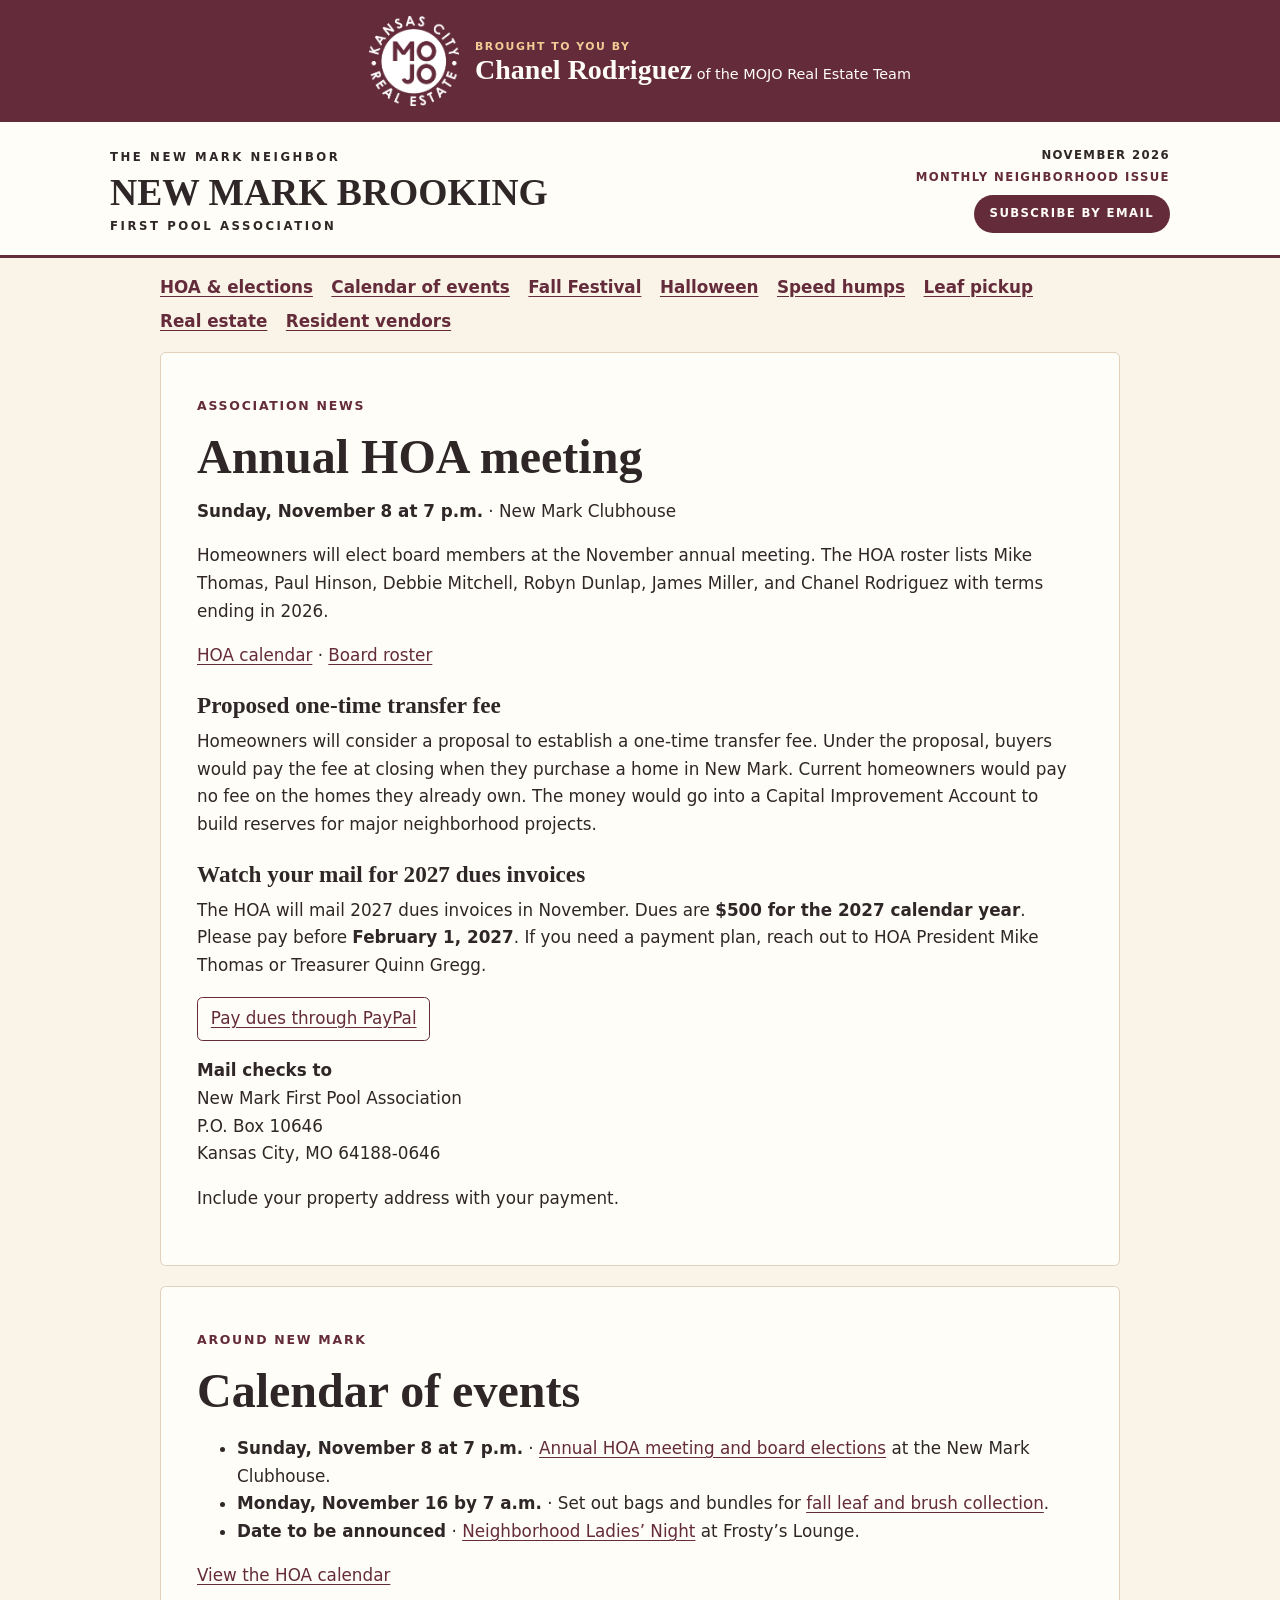
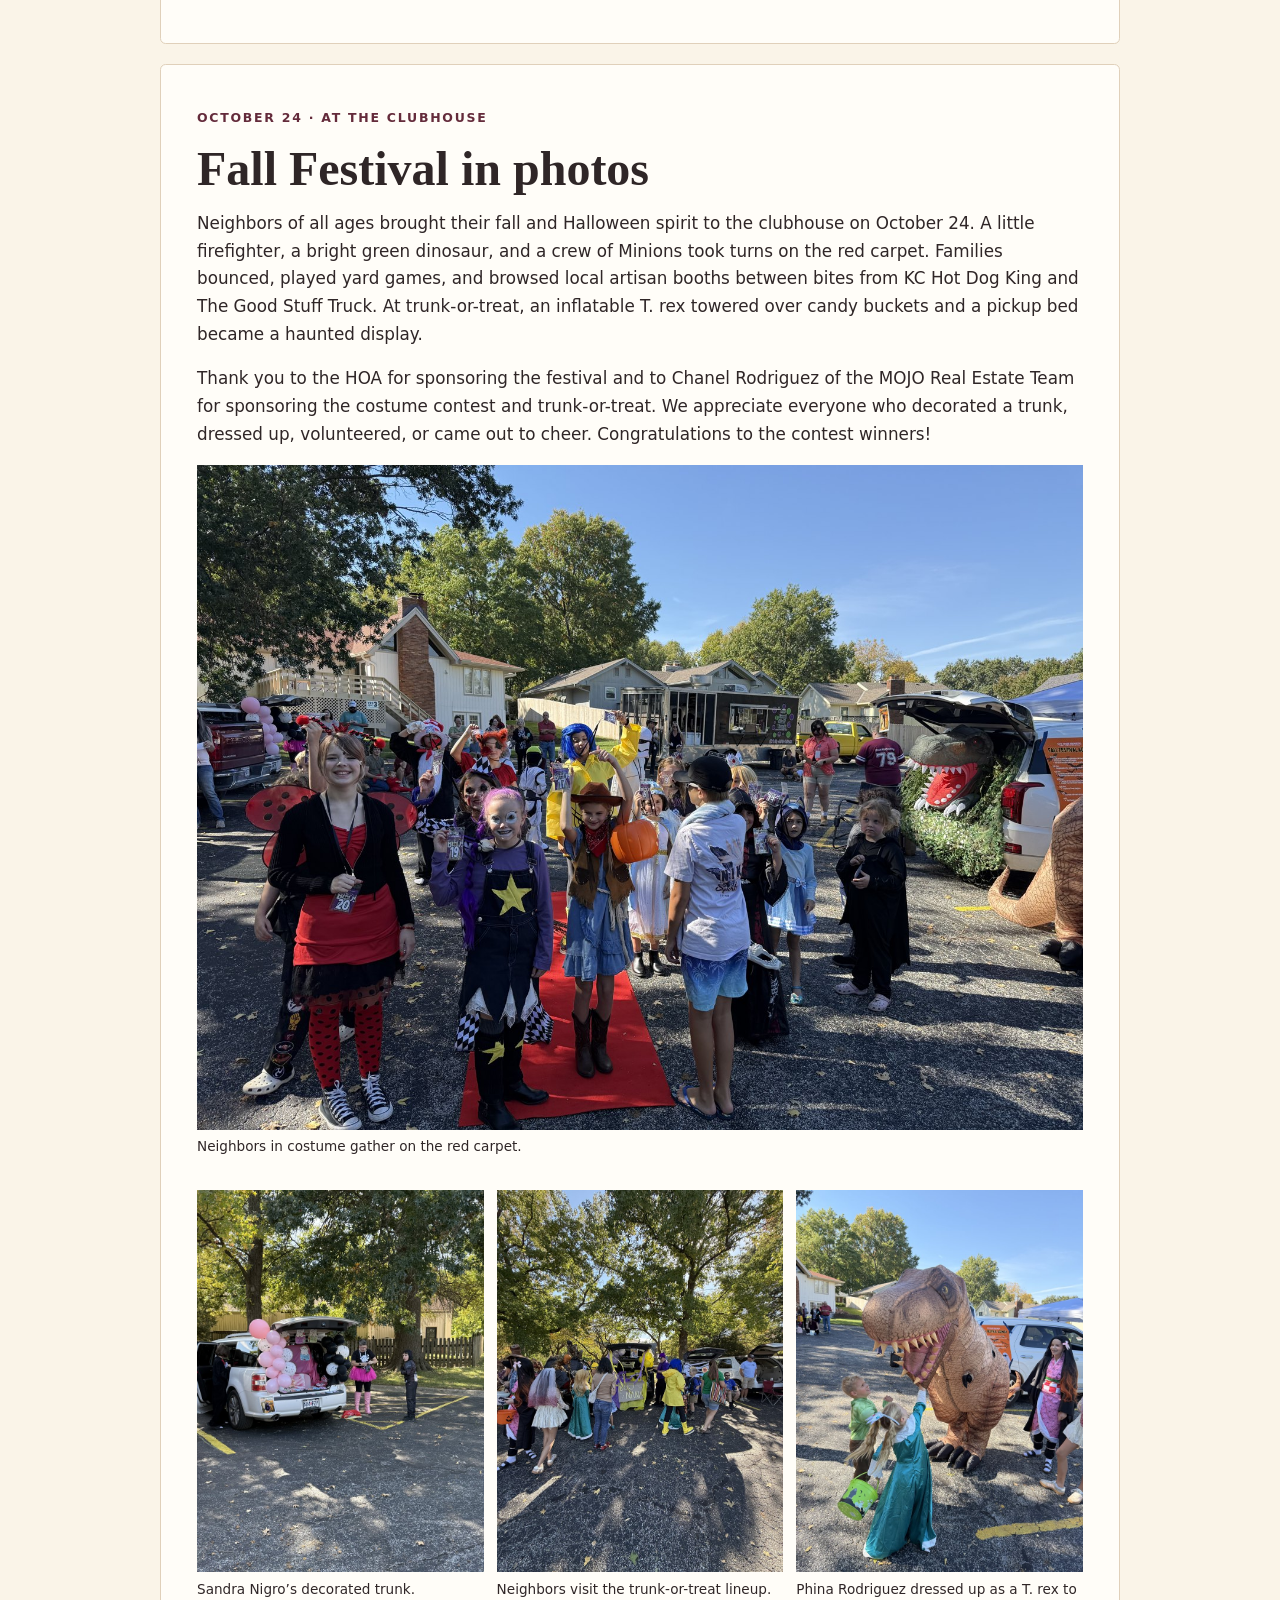
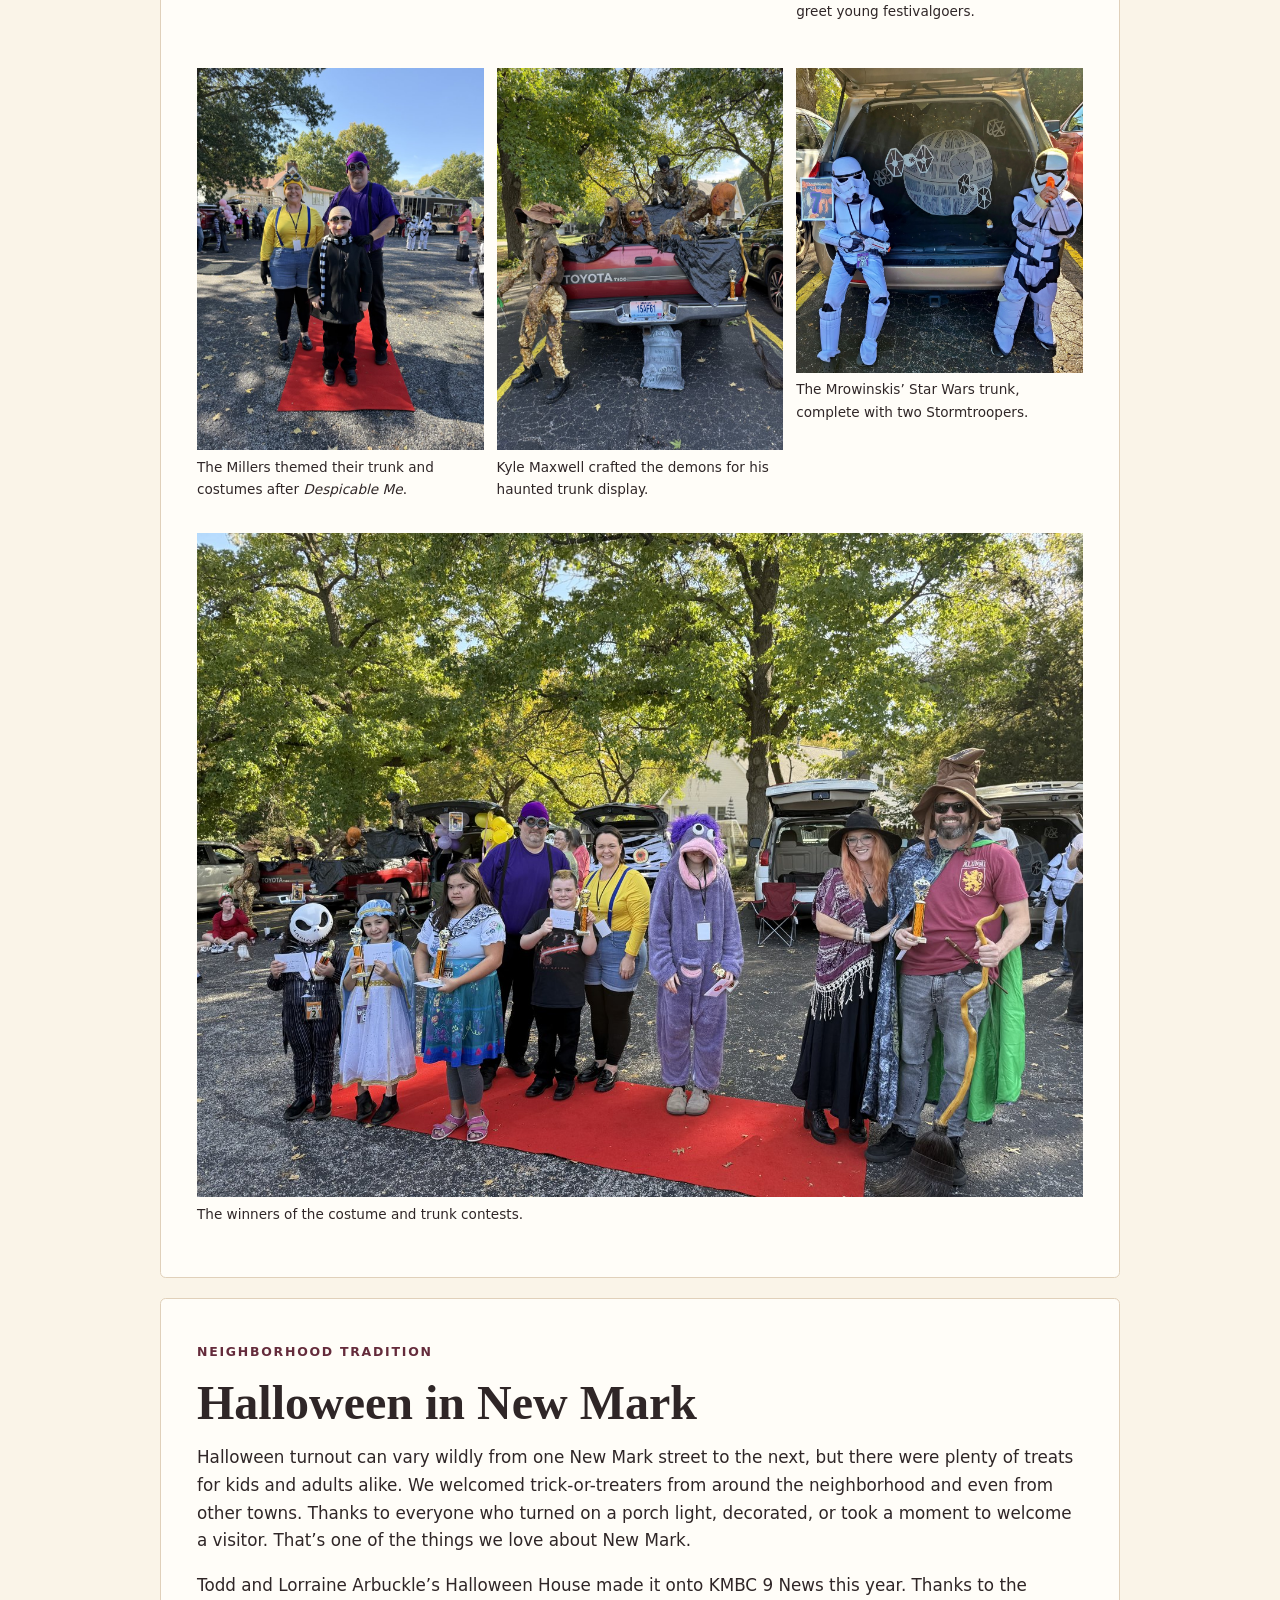
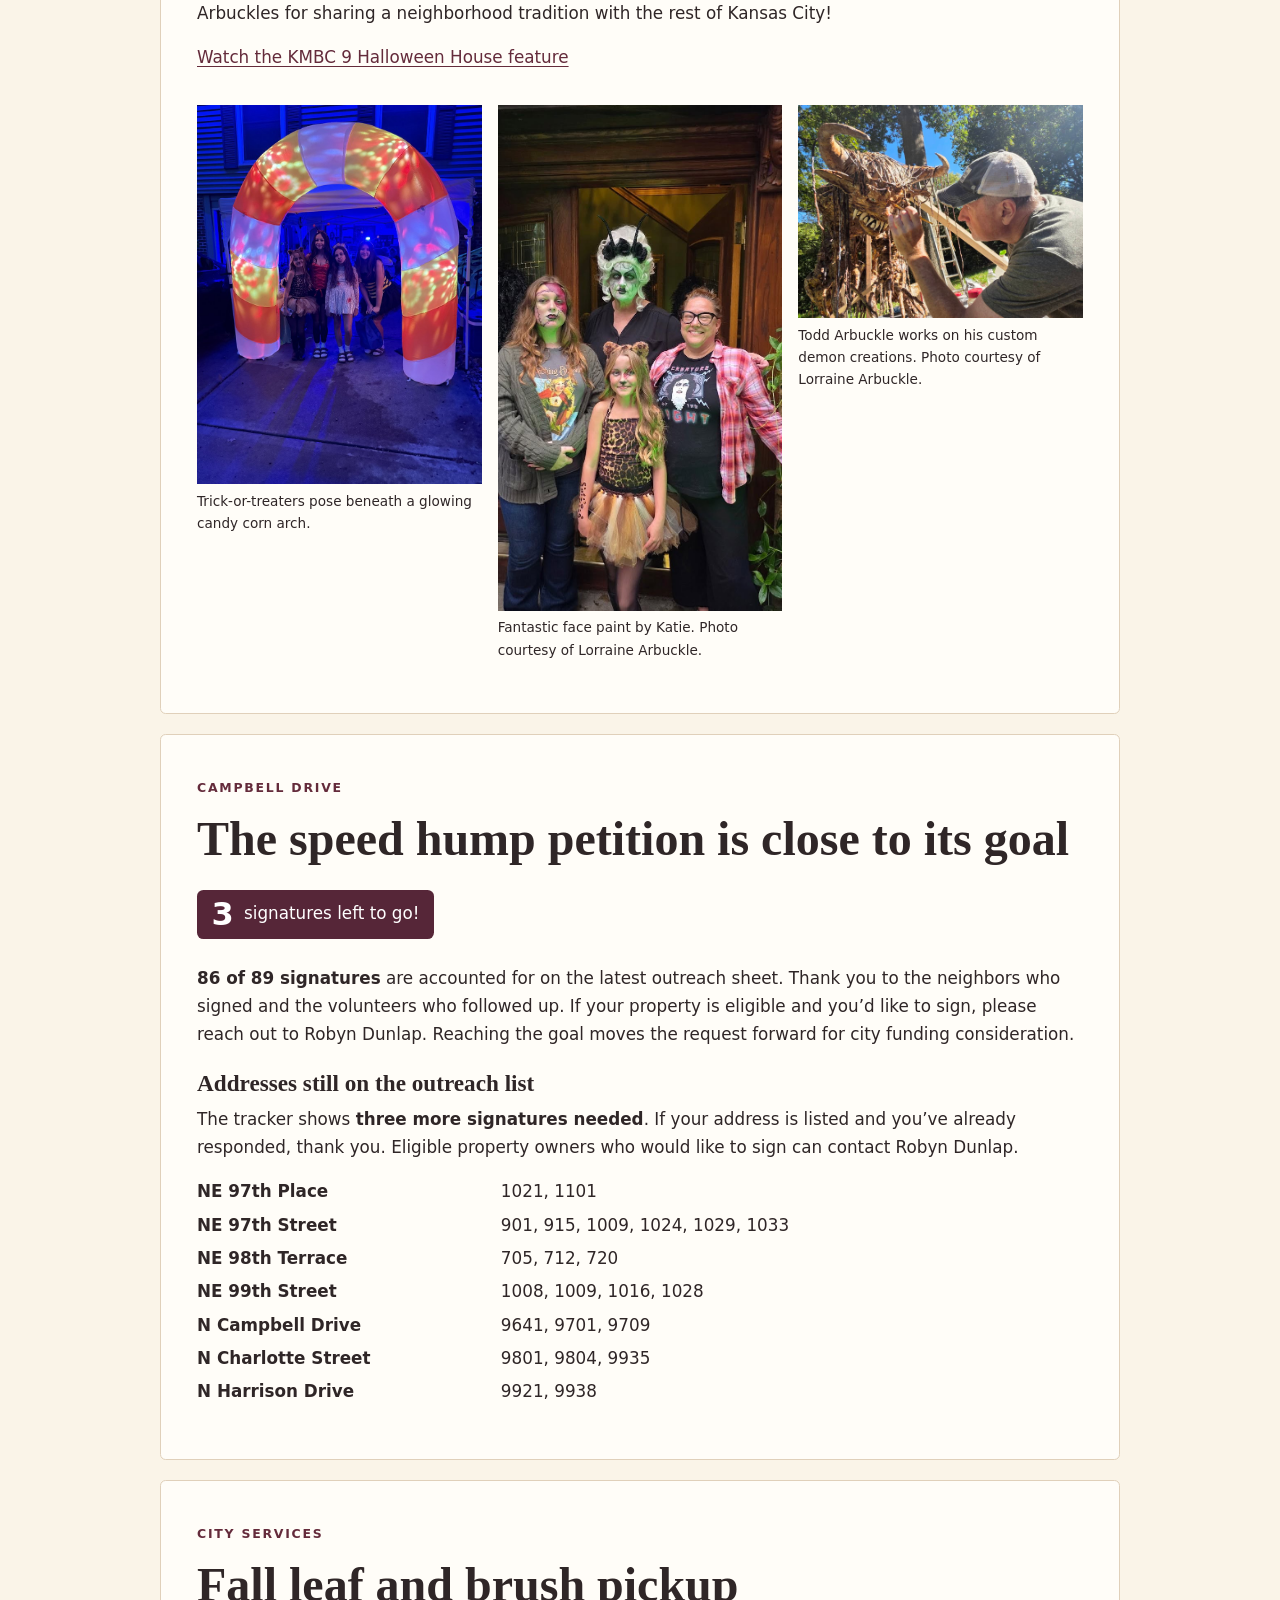
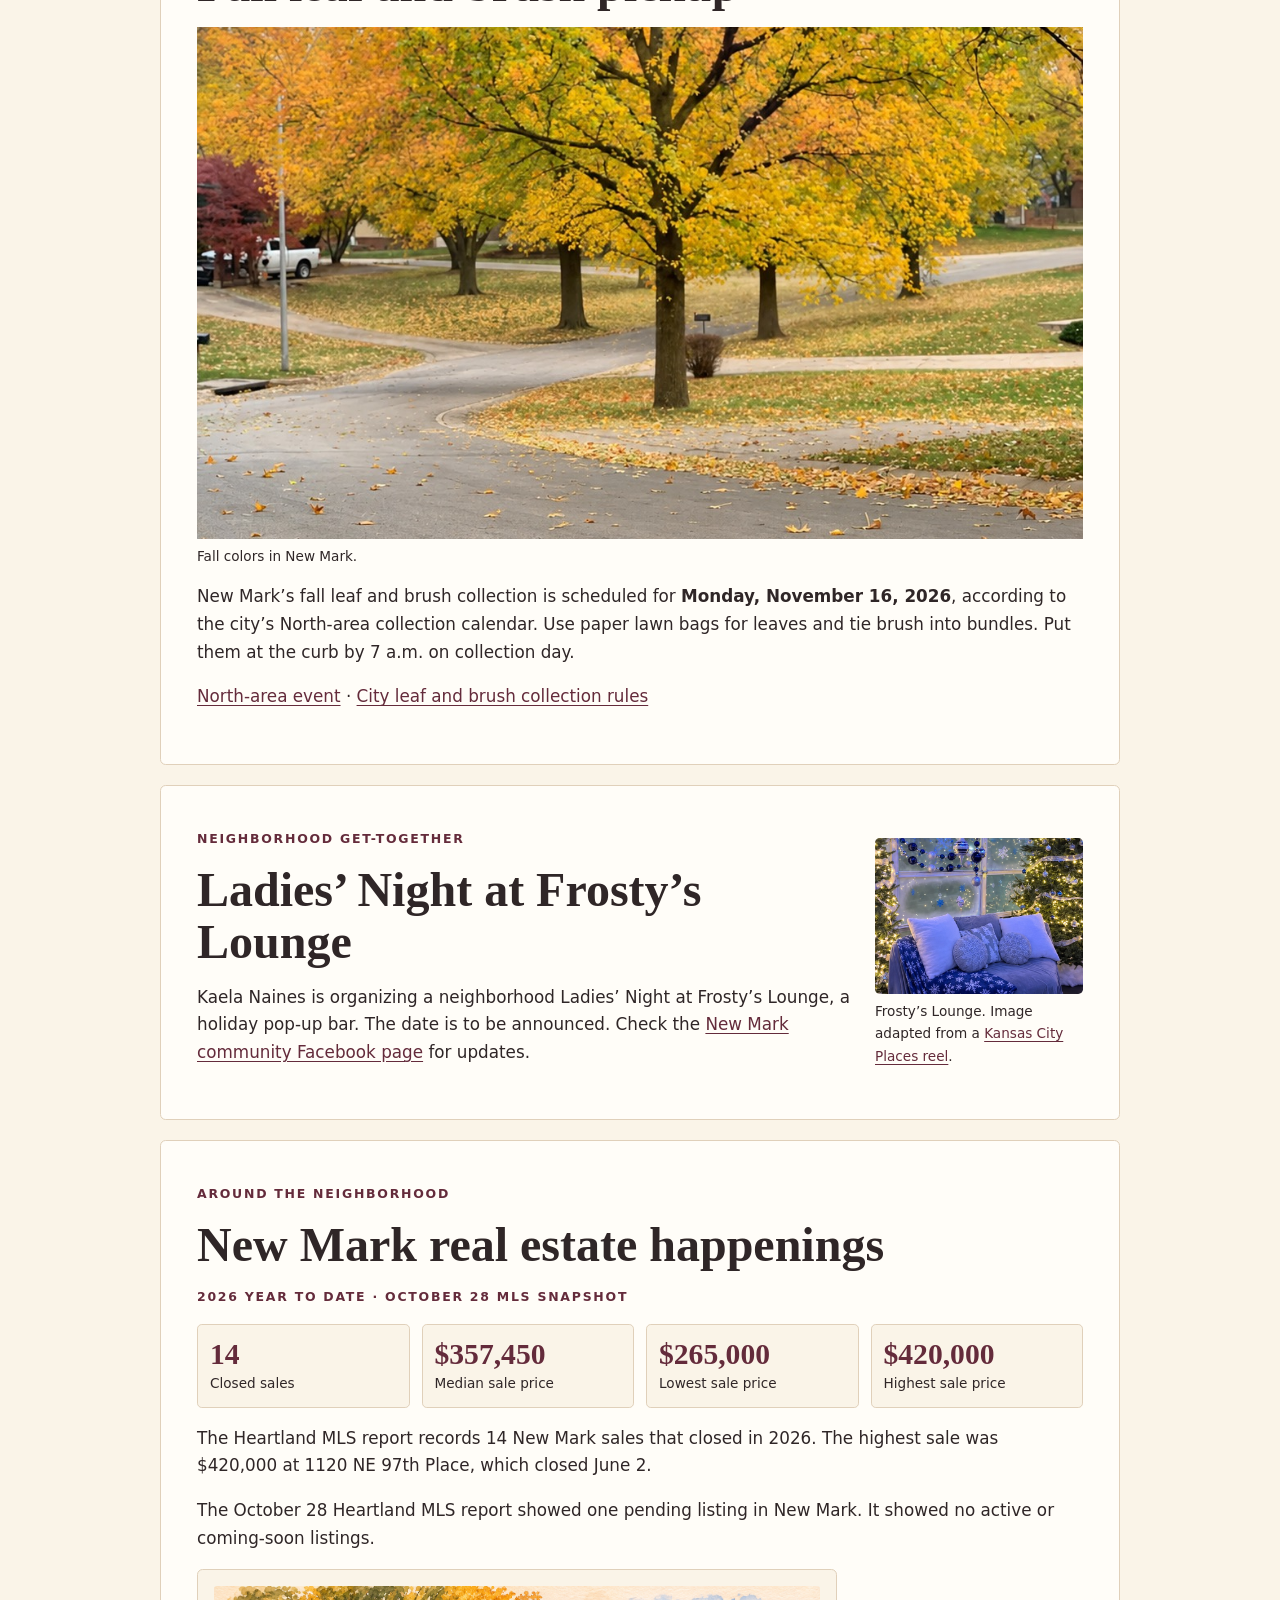
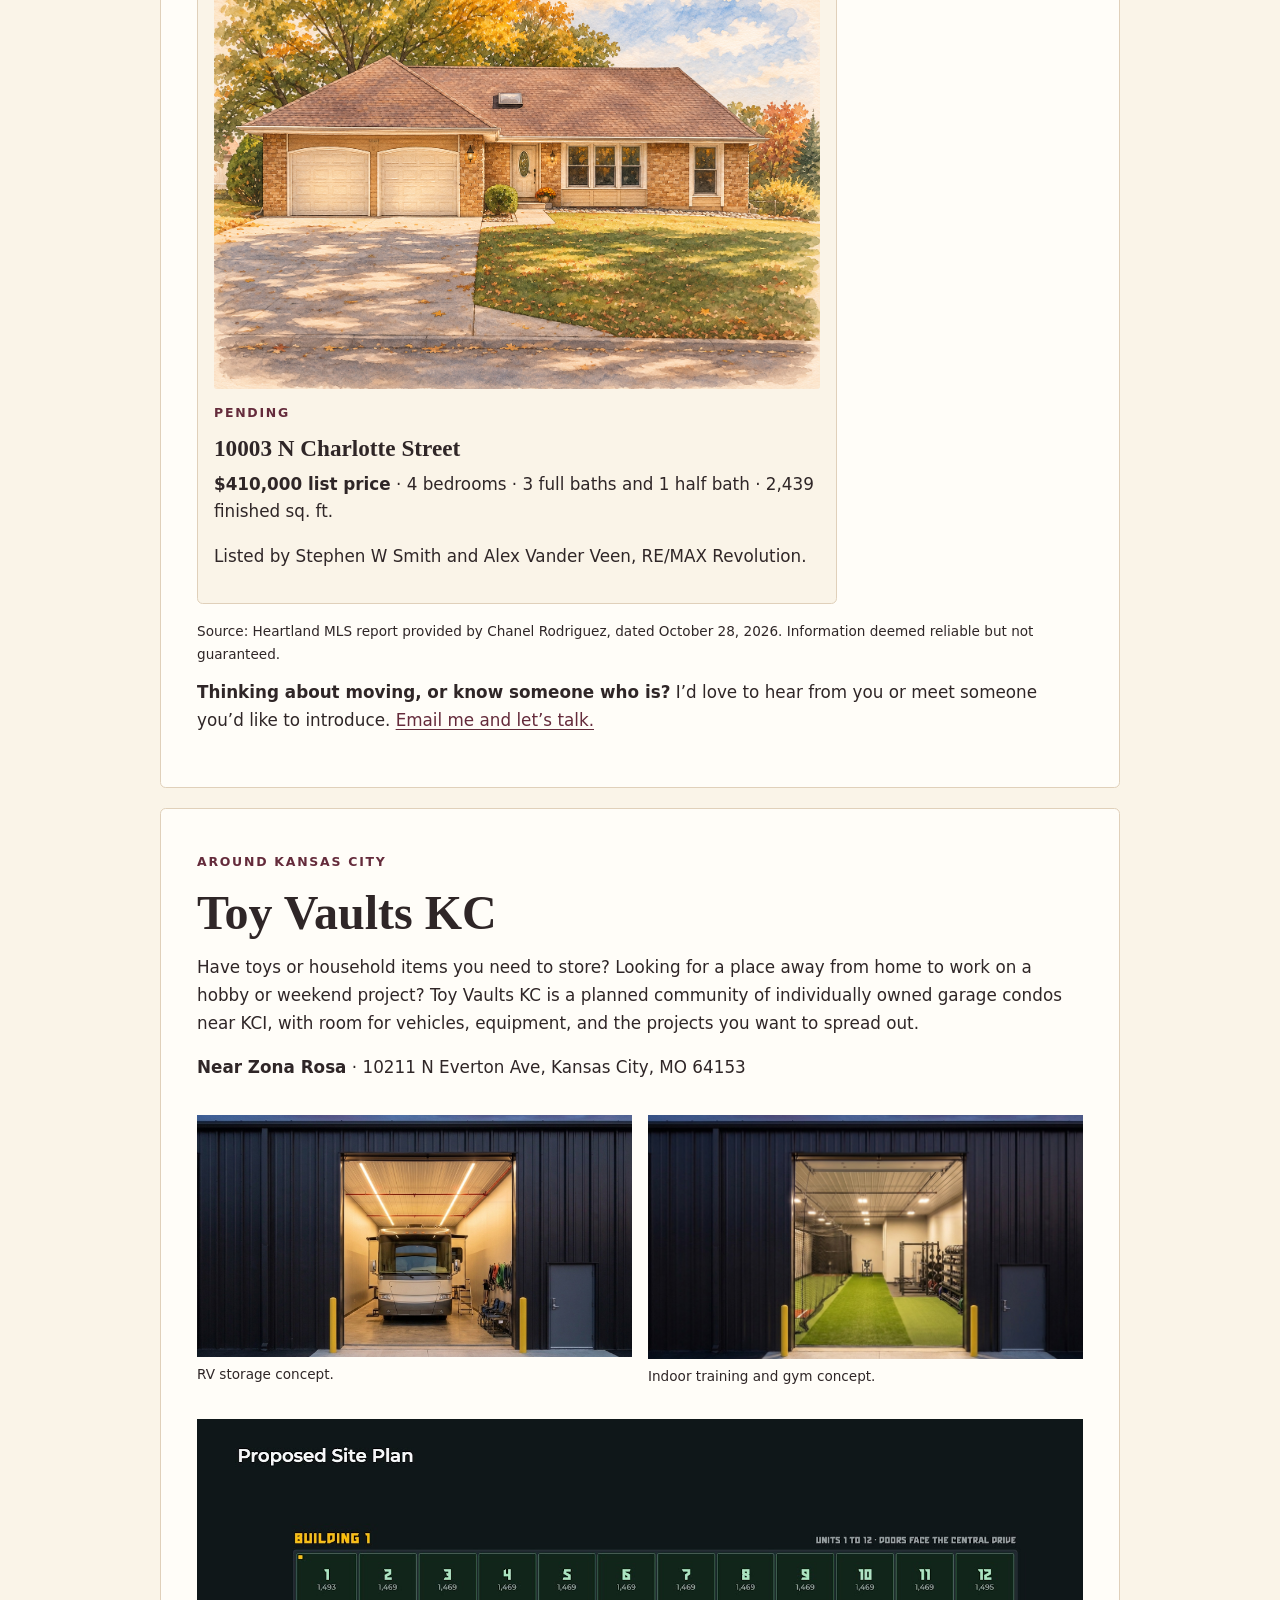
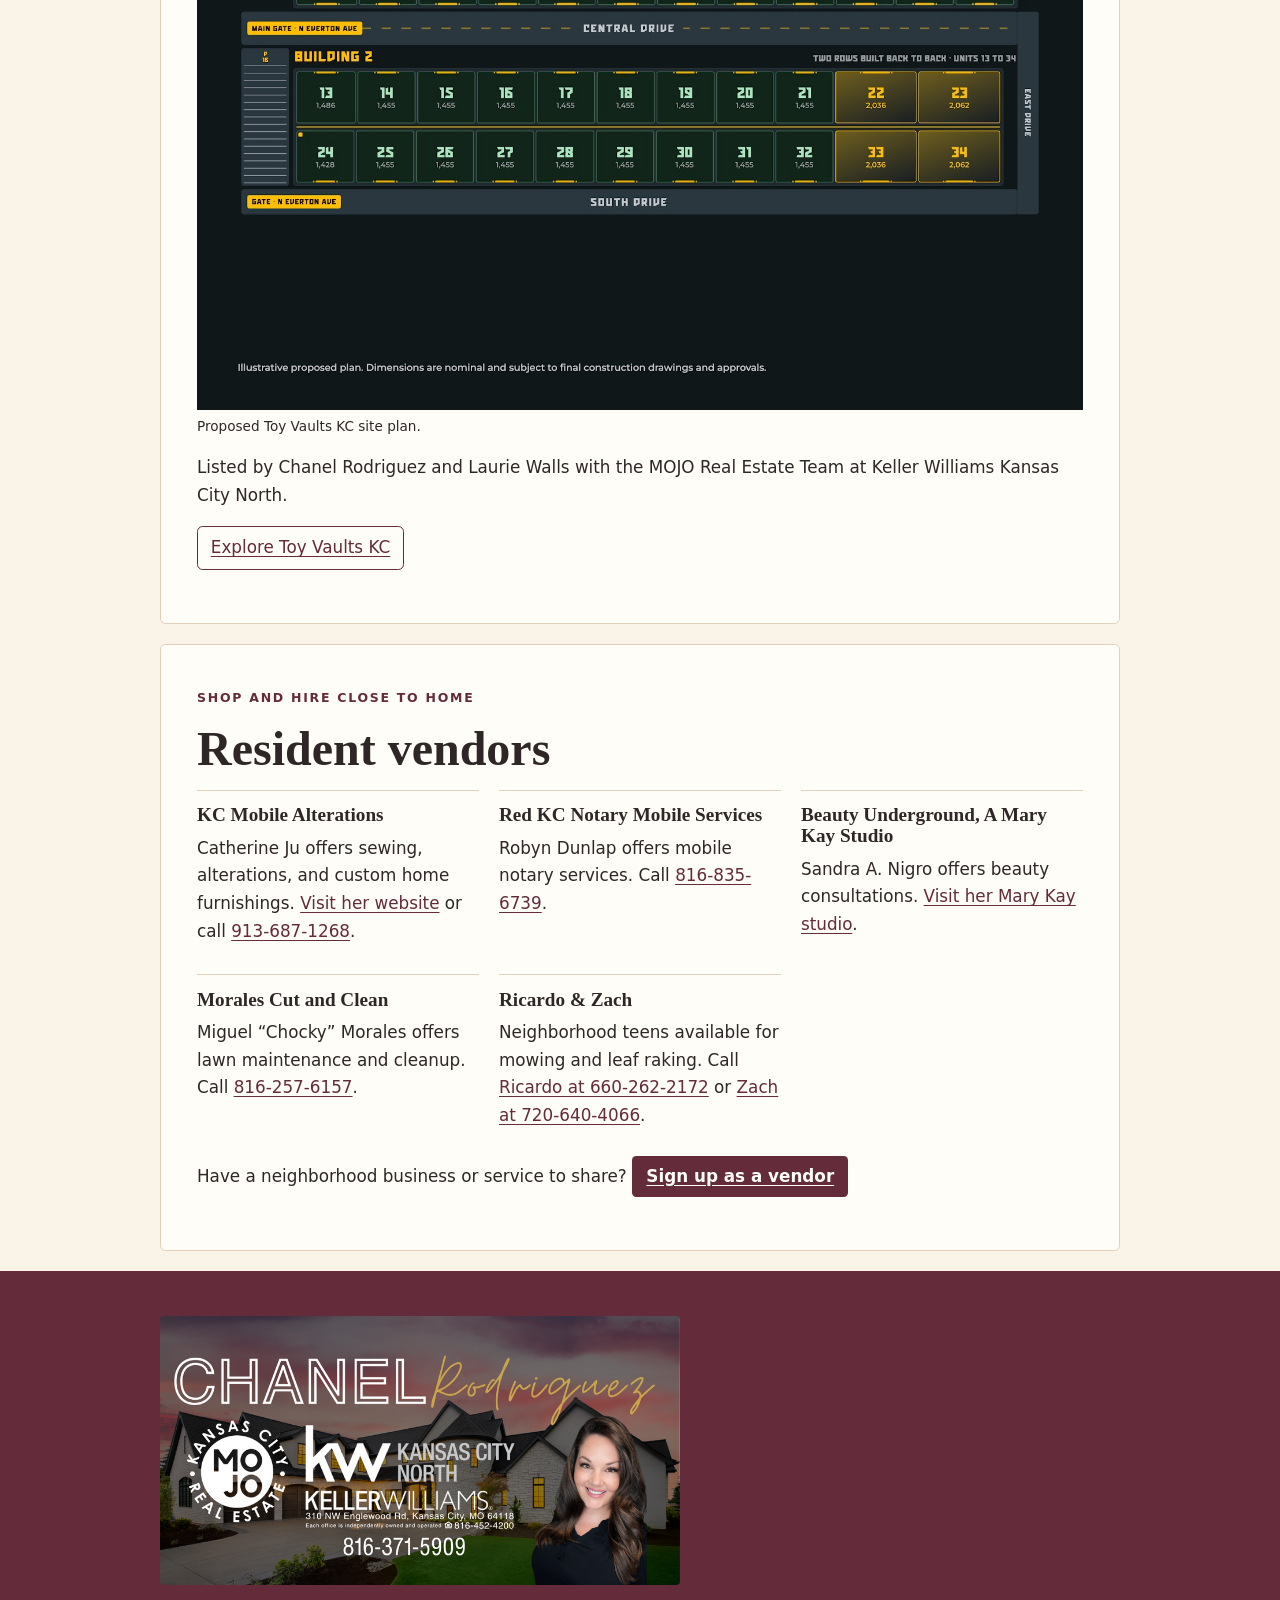
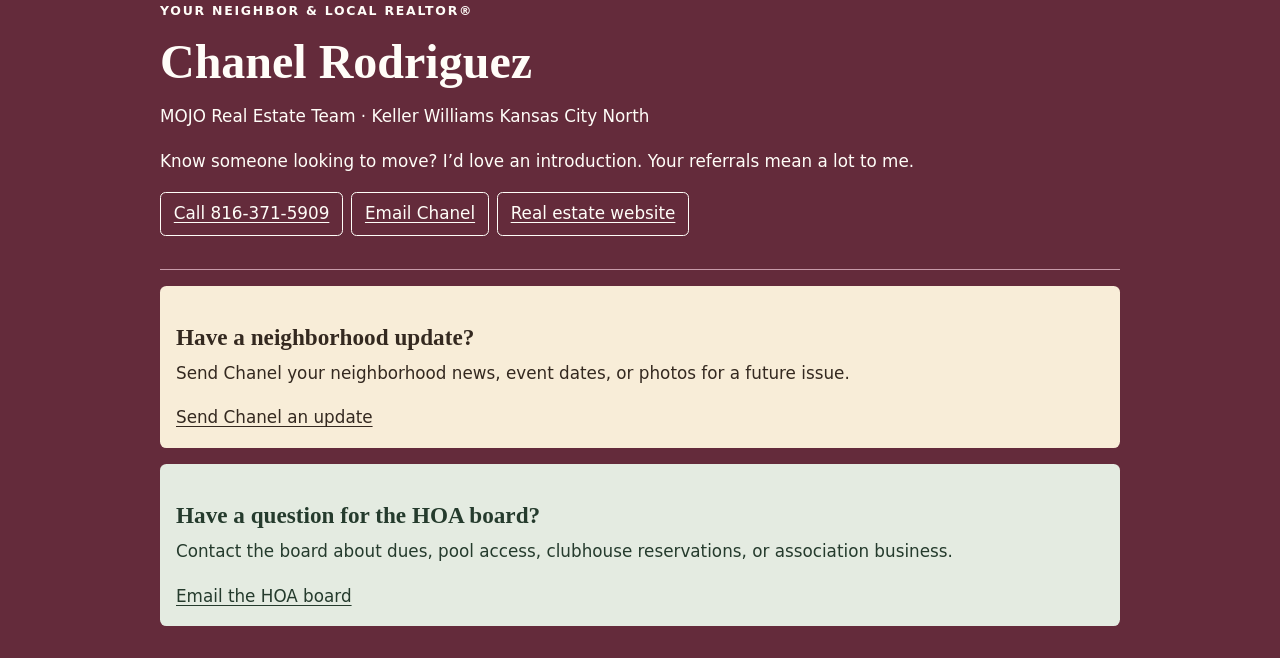
<file: index.html>
<!doctype html>
<html lang="en">
<head>
<meta charset="utf-8">
<meta name="viewport" content="width=device-width, initial-scale=1">
<title>The New Mark Neighbor | November 2026</title>
<link rel="stylesheet" href="november-2026.css">
</head>
<body>
<header>
<div class="sponsor-band"><div class="wrap sponsor-inner">
<img class="masthead-logo masthead-logo-web" src="november-2026-mojo-white.png" alt="MOJO Kansas City Real Estate">
<img class="masthead-logo masthead-logo-print" src="november-2026-mojo-red.png" alt="MOJO Kansas City Real Estate">
<div class="sponsor-credit"><span class="label">Brought to you by</span><br><strong>Chanel Rodriguez</strong> of the MOJO Real Estate Team</div>
</div></div>
<div class="issue-band wrap">
<div class="issue-brand">
<h1>The New Mark Neighbor</h1>
<p class="association-wordmark">New Mark Brooking<span>First Pool Association</span></p>
</div>
<div class="issue-meta">
<p>November 2026<span>Monthly neighborhood issue</span></p>
<a class="button" href="https://newmarkneighbor.beehiiv.com/">Subscribe by email</a>
</div>
</div>
</header>
<nav class="wrap" aria-label="In this issue"><a href="#hoa">HOA &amp; elections</a><a href="#events">Calendar of events</a><a href="#festival">Fall Festival</a><a href="#halloween">Halloween</a><a href="#traffic">Speed humps</a><a href="#leaves">Leaf pickup</a><a href="#market">Real estate</a><a href="#vendors">Resident vendors</a></nav>
<main class="wrap">
<section id="hoa">
<p class="label">Association news</p>
<h2>Annual HOA meeting</h2>
<p><strong>Sunday, November 8 at 7 p.m.</strong> · New Mark Clubhouse</p>
<p>Homeowners will elect board members at the November annual meeting. The HOA roster lists Mike Thomas, Paul Hinson, Debbie Mitchell, Robyn Dunlap, James Miller, and Chanel Rodriguez with terms ending in 2026.</p>
<p><a href="https://www.newmarkhoa.org/calendar.html">HOA calendar</a> · <a href="https://www.newmarkhoa.org/home-association-board.html">Board roster</a></p>
<h3>Proposed one-time transfer fee</h3>
<p>Homeowners will consider a proposal to establish a one-time transfer fee. Under the proposal, buyers would pay the fee at closing when they purchase a home in New Mark. Current homeowners would pay no fee on the homes they already own. The money would go into a Capital Improvement Account to build reserves for major neighborhood projects.</p>
<h3>Watch your mail for 2027 dues invoices</h3>
<p>The HOA will mail 2027 dues invoices in November. Dues are <strong>$500 for the 2027 calendar year</strong>. Please pay before <strong>February 1, 2027</strong>. If you need a payment plan, reach out to HOA President Mike Thomas or Treasurer Quinn Gregg.</p>
<p><a class="action-link" href="https://www.newmarkhoa.org/online-payments.html">Pay dues through PayPal</a></p>
<p><strong>Mail checks to</strong><br>New Mark First Pool Association<br>P.O. Box 10646<br>Kansas City, MO 64188-0646</p>
<p>Include your property address with your payment.</p>
</section>
<section id="events">
<p class="label">Around New Mark</p>
<h2>Calendar of events</h2>
<ul>
<li><strong>Sunday, November 8 at 7 p.m.</strong> · <a href="#hoa">Annual HOA meeting and board elections</a> at the New Mark Clubhouse.</li>
<li><strong>Monday, November 16 by 7 a.m.</strong> · Set out bags and bundles for <a href="#leaves">fall leaf and brush collection</a>.</li>
<li><strong>Date to be announced</strong> · <a href="#ladies-night">Neighborhood Ladies’ Night</a> at Frosty’s Lounge.</li>
</ul>
<p><a href="https://www.newmarkhoa.org/calendar.html">View the HOA calendar</a></p>
</section>
<section id="festival">
<p class="label">October 24 · At the clubhouse</p>
<h2>Fall Festival in photos</h2>
<p>Neighbors of all ages brought their fall and Halloween spirit to the clubhouse on October 24. A little firefighter, a bright green dinosaur, and a crew of Minions took turns on the red carpet. Families bounced, played yard games, and browsed local artisan booths between bites from KC Hot Dog King and The Good Stuff Truck. At trunk-or-treat, an inflatable T. rex towered over candy buckets and a pickup bed became a haunted display.</p>
<p>Thank you to the HOA for sponsoring the festival and to Chanel Rodriguez of the MOJO Real Estate Team for sponsoring the costume contest and trunk-or-treat. We appreciate everyone who decorated a trunk, dressed up, volunteered, or came out to cheer. Congratulations to the contest winners!</p>
<figure class="lead"><img src="november-2026-festival-cover.jpg" width="1500" height="1125" alt="Neighbors in costume gather on the red carpet."><figcaption>Neighbors in costume gather on the red carpet.</figcaption></figure>
<div class="gallery">
<figure><img src="november-2026-balloon-trunk.jpg" width="787" height="1050" alt="Pink and black balloons frame a decorated trunk." loading="lazy"><figcaption>Sandra Nigro’s decorated trunk.</figcaption></figure>
<figure><img src="november-2026-trunk-lineup.jpg" width="787" height="1050" alt="Neighbors visit the trunk-or-treat lineup." loading="lazy"><figcaption>Neighbors visit the trunk-or-treat lineup.</figcaption></figure>
<figure><img src="november-2026-festival-rex.jpg" width="787" height="1050" alt="An inflatable T. rex greets young festival guests." loading="lazy"><figcaption>Phina Rodriguez dressed up as a T. rex to greet young festivalgoers.</figcaption></figure>
<figure><img src="november-2026-festival-minions.jpg" width="787" height="1050" alt="Gru and two Minions pose on the red carpet." loading="lazy"><figcaption>The Millers themed their trunk and costumes after <em>Despicable Me</em>.</figcaption></figure>
<figure><img src="november-2026-haunted-pickup.jpg" width="787" height="1050" alt="A pickup bed becomes a haunted trunk display." loading="lazy"><figcaption>Kyle Maxwell crafted the demons for his haunted trunk display.</figcaption></figure>
<figure><img src="november-2026-stormtrooper-trunk.jpg" alt="Two Stormtroopers pose beside a Star Wars trunk decorated with the Death Star and TIE fighters" loading="lazy"><figcaption>The Mrowinskis’ Star Wars trunk, complete with two Stormtroopers.</figcaption></figure>
</div>
<figure class="lead"><img src="november-2026-festival-trophies.jpg" width="1500" height="1125" alt="Costumed neighbors gather with their trophies." loading="lazy"><figcaption>The winners of the costume and trunk contests.</figcaption></figure>
</section>
<section id="halloween">
<p class="label">Neighborhood tradition</p>
<h2>Halloween in New Mark</h2>
<p>Halloween turnout can vary wildly from one New Mark street to the next, but there were plenty of treats for kids and adults alike. We welcomed trick-or-treaters from around the neighborhood and even from other towns. Thanks to everyone who turned on a porch light, decorated, or took a moment to welcome a visitor. That’s one of the things we love about New Mark.</p>
<p>Todd and Lorraine Arbuckle’s Halloween House made it onto KMBC 9 News this year. Thanks to the Arbuckles for sharing a neighborhood tradition with the rest of Kansas City!</p>
<p><a href="https://www.youtube.com/watch?v=mOERavOc-zA">Watch the KMBC 9 Halloween House feature</a></p>
<div class="photo-pair halloween-photos">
<figure><img src="november-2026-halloween-arch.jpg" width="787" height="1050" alt="Trick-or-treaters pose beneath a glowing candy corn arch." loading="lazy"><figcaption>Trick-or-treaters pose beneath a glowing candy corn arch.</figcaption></figure>

<figure><img src="november-2026-arbuckle-halloween.jpg" alt="Halloween guests pose in a doorway with painted faces" loading="lazy"><figcaption>Fantastic face paint by Katie. Photo courtesy of Lorraine Arbuckle.</figcaption></figure>
<figure><img src="november-2026-todd-demon.jpg" alt="Todd details a horned Halloween prop with a paintbrush" loading="lazy"><figcaption>Todd Arbuckle works on his custom demon creations. Photo courtesy of Lorraine Arbuckle.</figcaption></figure>
</div>
</section>
<section id="traffic">
<p class="label">Campbell Drive</p>
<h2>The speed hump petition is close to its goal</h2>
<p class="petition-count"><strong>3</strong> signatures left to go!</p>
<p><strong>86 of 89 signatures</strong> are accounted for on the latest outreach sheet. Thank you to the neighbors who signed and the volunteers who followed up. If your property is eligible and you’d like to sign, please reach out to Robyn Dunlap. Reaching the goal moves the request forward for city funding consideration.</p>
<h3>Addresses still on the outreach list</h3>
<p>The tracker shows <strong>three more signatures needed</strong>. If your address is listed and you’ve already responded, thank you. Eligible property owners who would like to sign can contact Robyn Dunlap.</p>
<dl class="outreach-list">
<dt>NE 97th Place</dt><dd>1021, 1101</dd>
<dt>NE 97th Street</dt><dd>901, 915, 1009, 1024, 1029, 1033</dd>
<dt>NE 98th Terrace</dt><dd>705, 712, 720</dd>
<dt>NE 99th Street</dt><dd>1008, 1009, 1016, 1028</dd>
<dt>N Campbell Drive</dt><dd>9641, 9701, 9709</dd>
<dt>N Charlotte Street</dt><dd>9801, 9804, 9935</dd>
<dt>N Harrison Drive</dt><dd>9921, 9938</dd>
</dl>
</section>
<section id="leaves">
<p class="label">City services</p>
<h2>Fall leaf and brush pickup</h2>
<figure class="fall-photo"><img src="november-2026-fall-neighborhood.jpg" width="1086" height="1448" alt="Golden fall foliage along a New Mark neighborhood street" loading="lazy"><figcaption>Fall colors in New Mark.</figcaption></figure>
<p>New Mark’s fall leaf and brush collection is scheduled for <strong>Monday, November 16, 2026</strong>, according to the city’s North-area collection calendar. Use paper lawn bags for leaves and tie brush into bundles. Put them at the curb by 7 a.m. on collection day.</p>
<p><a href="https://www.kcmo.gov/Home/Components/Calendar/Event/6461/2220">North-area event</a> · <a href="https://www.kcmo.gov/city-hall/trash/leaf-brush">City leaf and brush collection rules</a></p>
</section>
<section id="ladies-night">
<div class="ladies-night-layout"><div>
<p class="label">Neighborhood get-together</p>
<h2>Ladies’ Night at Frosty’s Lounge</h2>
<p>Kaela Naines is organizing a neighborhood Ladies’ Night at Frosty’s Lounge, a holiday pop-up bar. The date is to be announced. Check the <a href="https://www.facebook.com/groups/1503140259919231">New Mark community Facebook page</a> for updates.</p></div>
<figure><img src="november-2026-frostys-lounge.jpg" alt="Blue holiday lights and decorated Christmas trees surround a sofa at Frosty’s Lounge" loading="lazy"><figcaption>Frosty’s Lounge. Image adapted from a <a href="https://www.facebook.com/reel/1394175802263016">Kansas City Places reel</a>.</figcaption></figure></div>
</section>
<section id="market">
<p class="label">Around the neighborhood</p>
<h2>New Mark real estate happenings</h2>
<p class="label">2026 year to date · October 28 MLS snapshot</p>
<dl class="market-stats">
<div><dt>Closed sales</dt><dd>14</dd></div>
<div><dt>Median sale price</dt><dd>$357,450</dd></div>
<div><dt>Lowest sale price</dt><dd>$265,000</dd></div>
<div><dt>Highest sale price</dt><dd>$420,000</dd></div>
</dl>
<p>The Heartland MLS report records 14 New Mark sales that closed in 2026. The highest sale was $420,000 at 1120 NE 97th Place, which closed June 2.</p>
<p>The October 28 Heartland MLS report showed one pending listing in New Mark. It showed no active or coming-soon listings.</p>
<article class="listing-card">
<img src="november-2026-charlotte-watercolor.png" alt="Watercolor illustration of the home at 10003 N Charlotte Street">
<p class="label">Pending</p>
<h3>10003 N Charlotte Street</h3>
<p><strong>$410,000 list price</strong> · 4 bedrooms · 3 full baths and 1 half bath · 2,439 finished sq. ft.</p>
<p>Listed by Stephen W Smith and Alex Vander Veen, RE/MAX Revolution.</p>
</article>
<p class="market-source">Source: Heartland MLS report provided by Chanel Rodriguez, dated October 28, 2026. Information deemed reliable but not guaranteed.</p>
<p><strong>Thinking about moving, or know someone who is?</strong> I’d love to hear from you or meet someone you’d like to introduce. <a href="mailto:chanel@mojokc.com">Email me and let’s talk.</a></p>
</section>
<section id="toy-vaults">
<p class="label">Around Kansas City</p>
<h2>Toy Vaults KC</h2>
<p>Have toys or household items you need to store? Looking for a place away from home to work on a hobby or weekend project? Toy Vaults KC is a planned community of individually owned garage condos near KCI, with room for vehicles, equipment, and the projects you want to spread out.</p>
<p><strong>Near Zona Rosa</strong> · 10211 N Everton Ave, Kansas City, MO 64153</p>
<div class="photo-pair">
<figure><img src="november-2026-toy-vault-rv.png" alt="A motorhome parked inside an open garage bay" loading="lazy"><figcaption>RV storage concept.</figcaption></figure>
<figure><img src="november-2026-toy-vault-gym.png" alt="A garage bay with indoor turf, netting, and weights" loading="lazy"><figcaption>Indoor training and gym concept.</figcaption></figure>
</div>
<figure><img src="november-2026-toy-vault-plan.png" alt="Proposed layout of 34 units across two buildings" loading="lazy"><figcaption>Proposed Toy Vaults KC site plan.</figcaption></figure>
<p>Listed by Chanel Rodriguez and Laurie Walls with the MOJO Real Estate Team at Keller Williams Kansas City North.</p>
<p><a class="action-link" href="https://mojokc.com/toy-vaults-kc/">Explore Toy Vaults KC</a></p>
</section>
<section id="vendors">
<p class="label">Shop and hire close to home</p>
<h2>Resident vendors</h2>
<div class="vendor-list">
<div><h3>KC Mobile Alterations</h3><p>Catherine Ju offers sewing, alterations, and custom home furnishings. <a href="https://kcmobilealterations.com/">Visit her website</a> or call <a href="tel:+19136871268">913-687-1268</a>.</p></div>
<div><h3>Red KC Notary Mobile Services</h3><p>Robyn Dunlap offers mobile notary services. Call <a href="tel:+18168356739">816-835-6739</a>.</p></div>
<div><h3>Beauty Underground, A Mary Kay Studio</h3><p>Sandra A. Nigro offers beauty consultations. <a href="https://www.marykay.com/sandratranchilla">Visit her Mary Kay studio</a>.</p></div>
<div><h3>Morales Cut and Clean</h3><p>Miguel “Chocky” Morales offers lawn maintenance and cleanup. Call <a href="tel:+18162576157">816-257-6157</a>.</p></div>
<div><h3>Ricardo &amp; Zach</h3><p>Neighborhood teens available for mowing and leaf raking. Call <a href="tel:+16602622172">Ricardo at 660-262-2172</a> or <a href="tel:+17206404066">Zach at 720-640-4066</a>.</p></div>
</div>
<p>Have a neighborhood business or service to share? <a href="mailto:chanel@mojokc.com?subject=Resident%20vendor%20signup&amp;body=Hi%20Chanel%2C%0D%0A%0D%0APlease%20list%20my%20business%20in%20The%20New%20Mark%20Neighbor.%0D%0A%0D%0AResident%20name%3A%0D%0ABusiness%20name%3A%0D%0AServices%20offered%3A%0D%0APublic%20contact%20info%3A%0D%0AWebsite%20or%20social%20link%3A" class="vendor-signup">Sign up as a vendor</a><span class="vendor-print-email"> Email chanel@mojokc.com to sign up.</span></p>
</section>
</main>
<footer><div class="wrap">
<section class="footer-realtor" aria-labelledby="realtor-heading">
<img class="contact-art" src="november-2026-chanel-real-estate.png" alt="Chanel Rodriguez with MOJO Real Estate and Keller Williams Kansas City North">
<p class="label">Your neighbor &amp; local REALTOR®</p>
<h2 id="realtor-heading">Chanel Rodriguez</h2>
<p>MOJO Real Estate Team · Keller Williams Kansas City North</p>
<p>Know someone looking to move? I’d love an introduction. Your referrals mean a lot to me.</p>
<div class="contact-links"><a href="tel:+18163715909">Call 816-371-5909</a><a href="mailto:chanel@mojokc.com">Email Chanel</a><a href="https://chanel.mojokcrealestate.com/">Real estate website</a></div>
</section>
<div class="footer-info">
<section aria-labelledby="updates-heading">
<h3 id="updates-heading">Have a neighborhood update?</h3>
<p>Send Chanel your neighborhood news, event dates, or photos for a future issue.</p>
<a href="mailto:chanel@mojokc.com?subject=New%20Mark%20Neighbor%20update">Send Chanel an update</a>
</section>
<section aria-labelledby="board-heading">
<h3 id="board-heading">Have a question for the HOA board?</h3>
<p>Contact the board about dues, pool access, clubhouse reservations, or association business.</p>
<a href="mailto:board@newmarkhoa.org">Email the HOA board</a>
</section>
</div>
</div></footer>
</body>
</html>
</file>
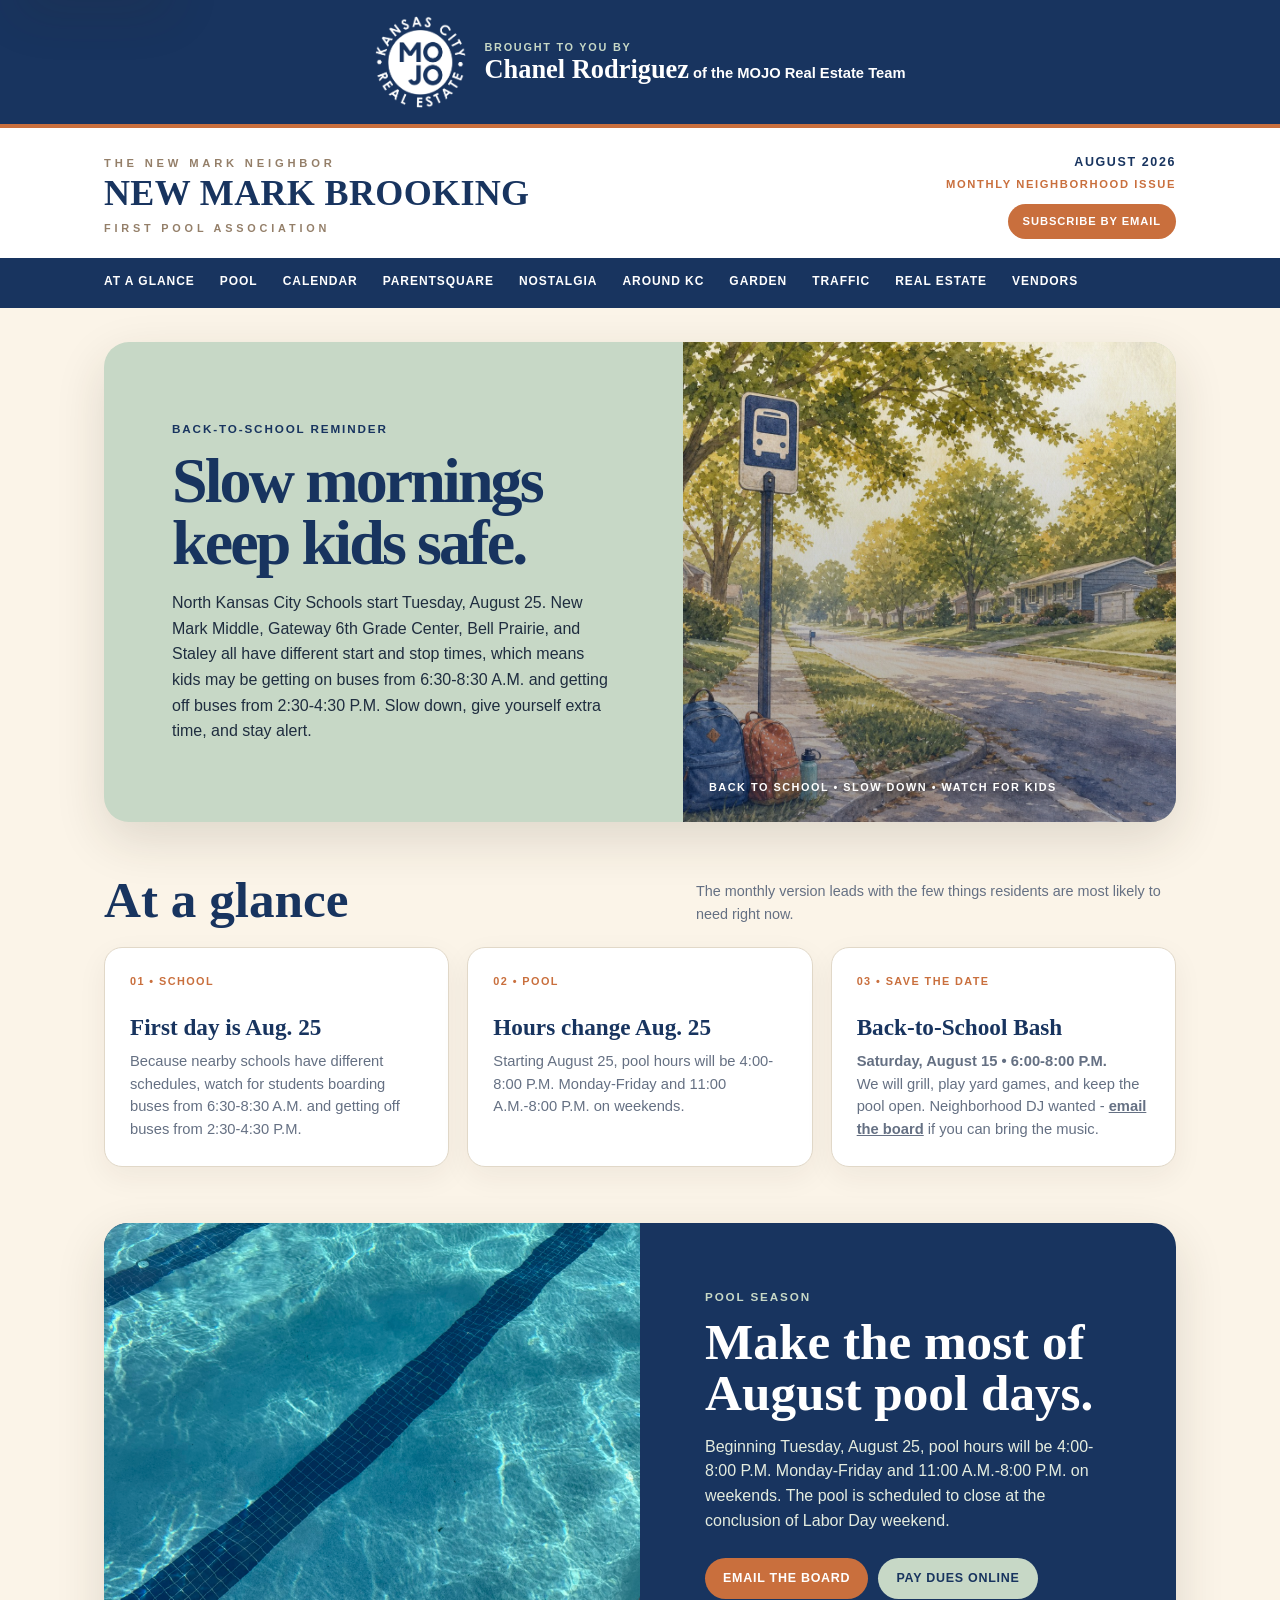
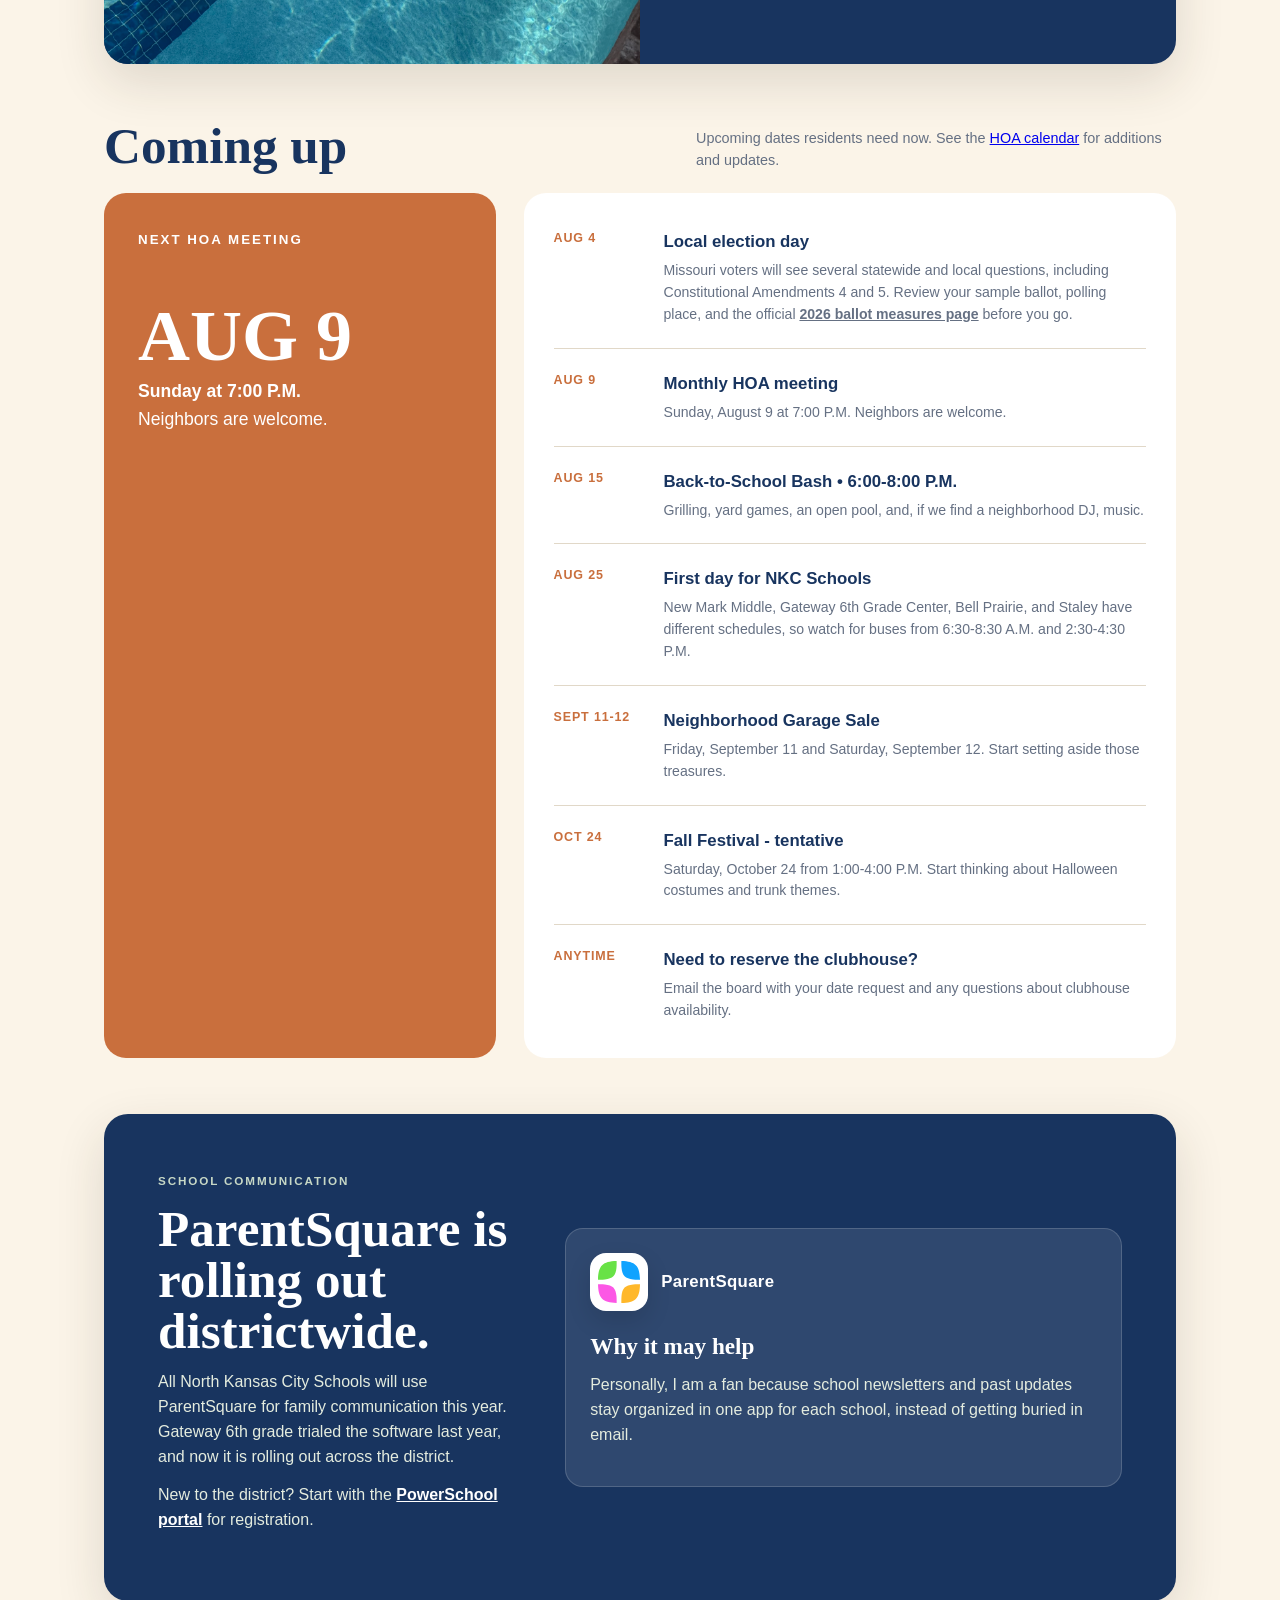
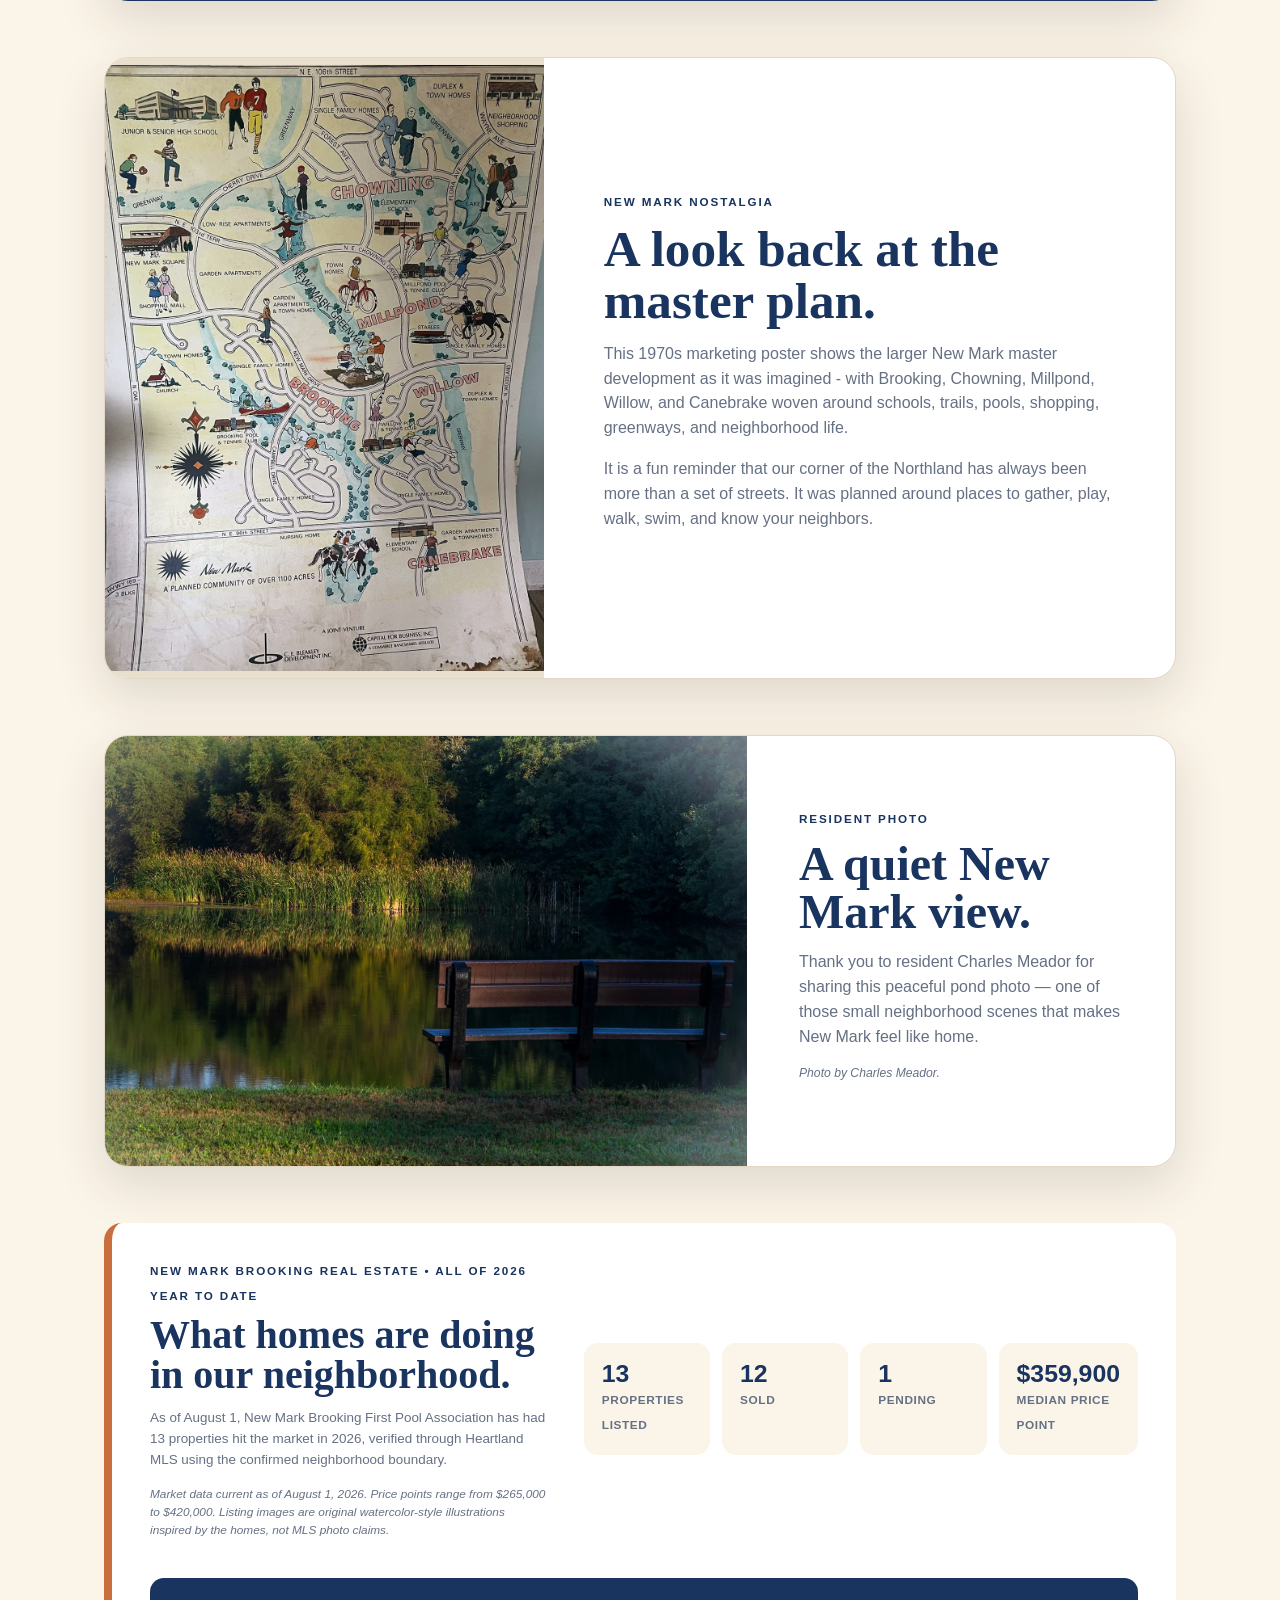
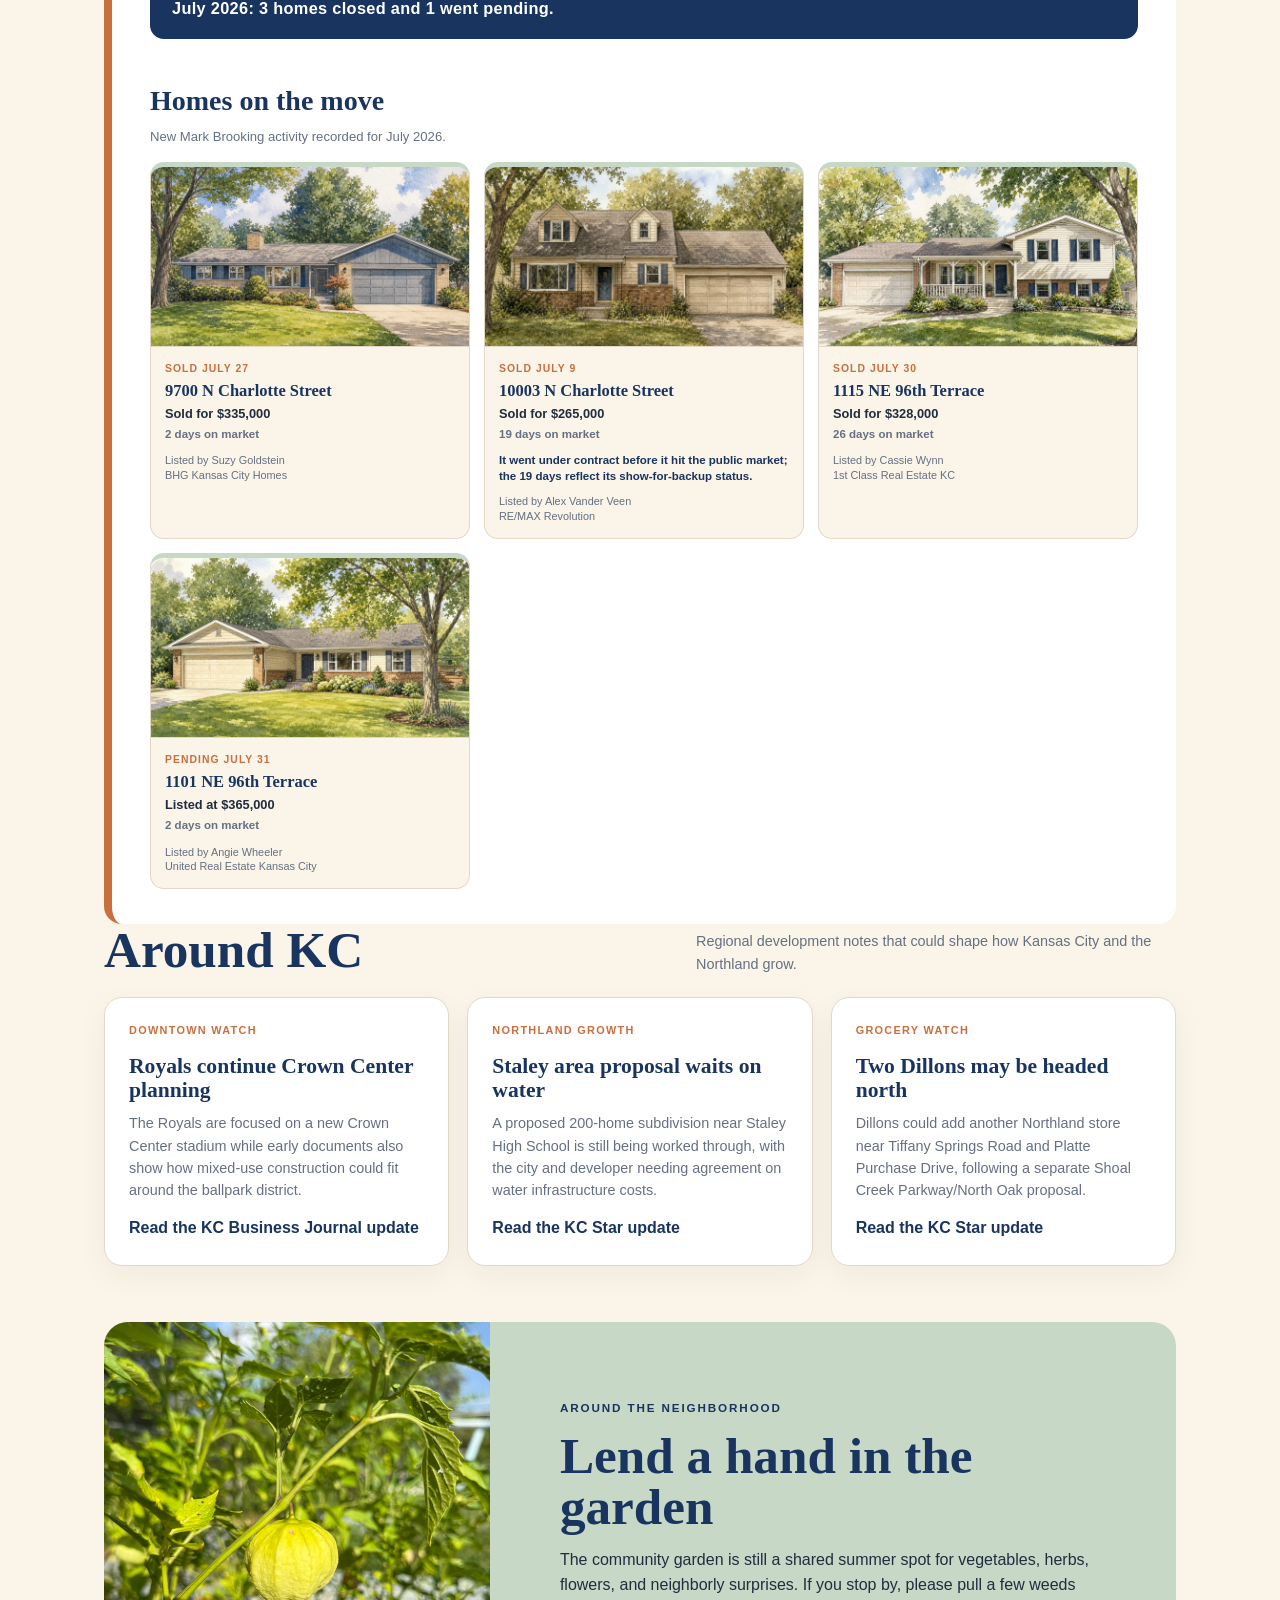
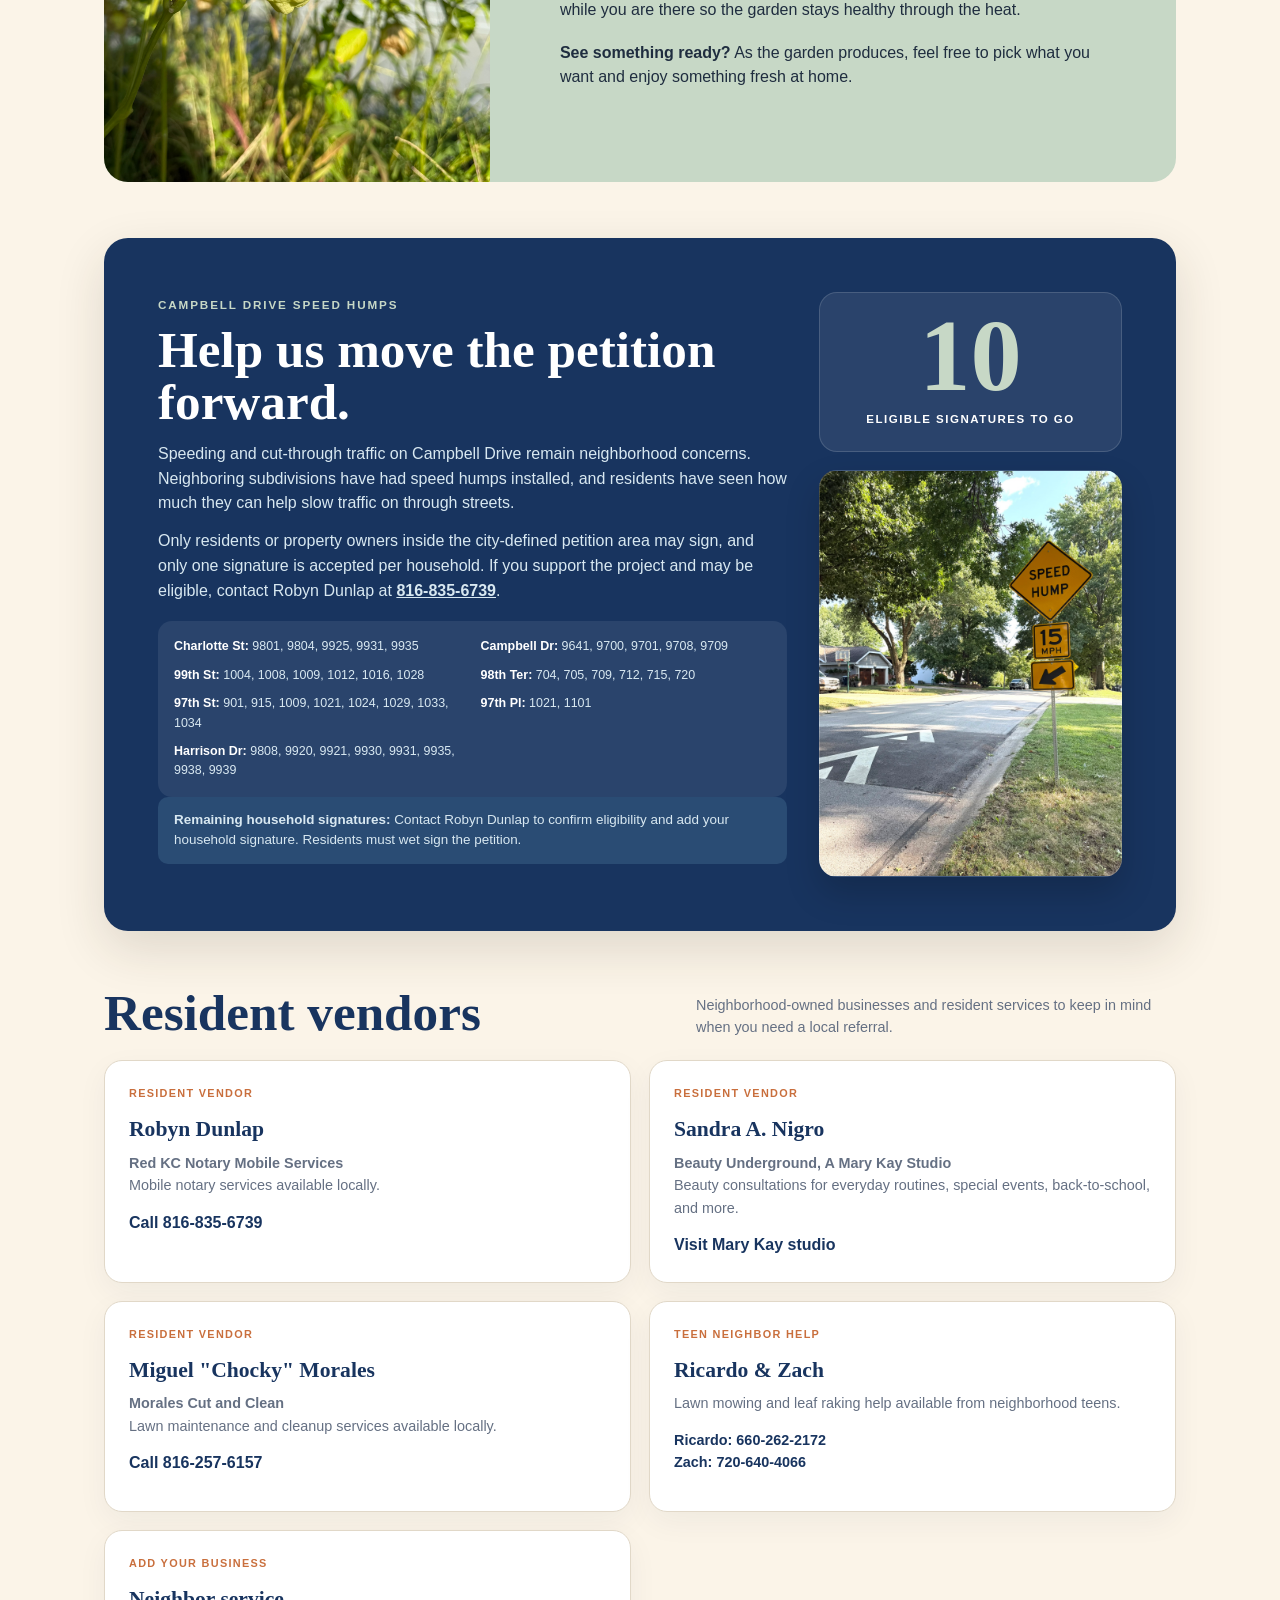
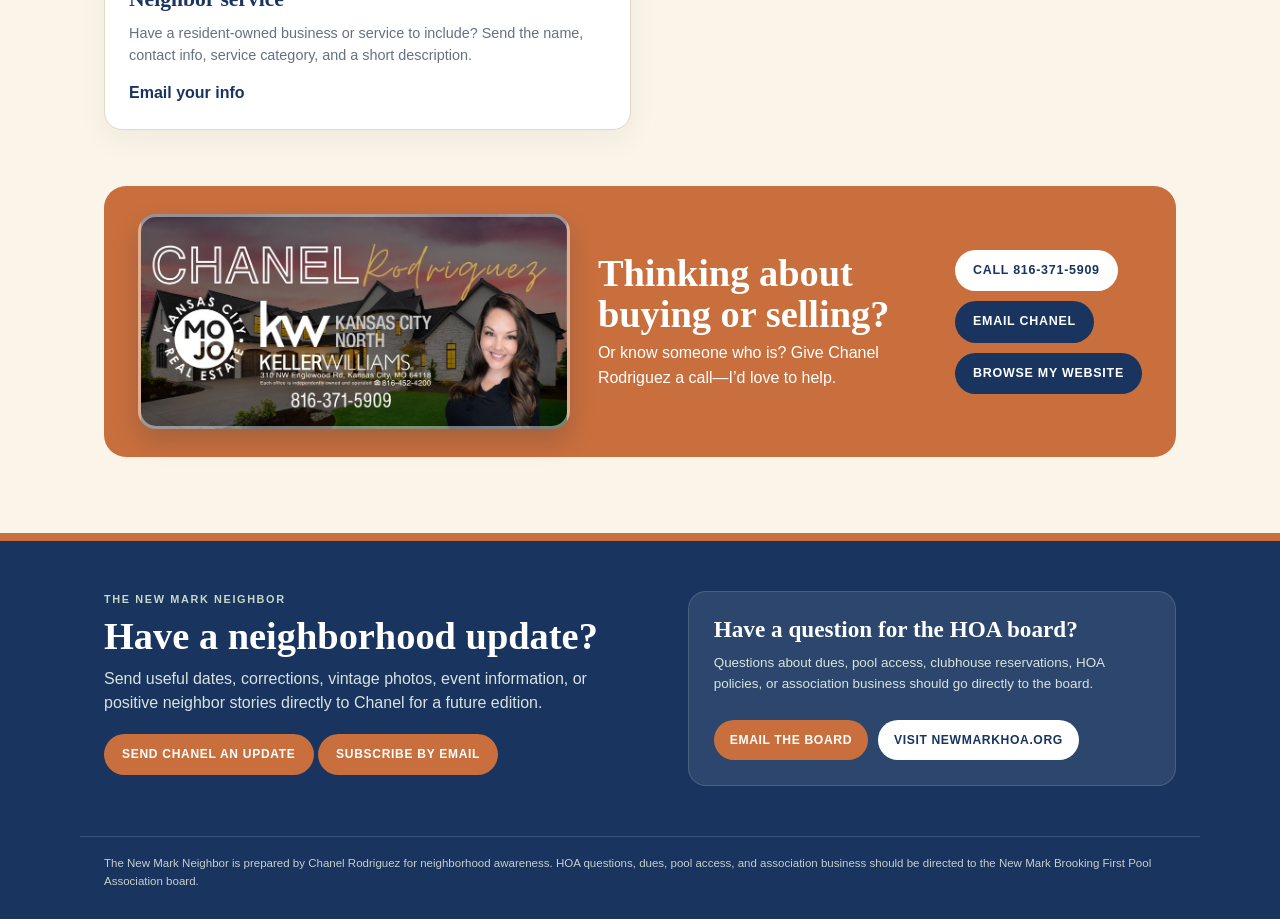
<file: archive/august-2026/index.html>
﻿<!doctype html>
<html lang="en">
<head>
<meta charset="utf-8">
<meta name="viewport" content="width=device-width,initial-scale=1">
<meta name="description" content="The New Mark Neighbor is a monthly New Mark Brooking neighborhood issue with HOA dates, pool reminders, local updates, resident notes, and neighborhood real estate context from Chanel Rodriguez.">
<meta name="theme-color" content="#18345f">
<meta property="og:title" content="The New Mark Neighbor — August 2026">
<meta property="og:description" content="A monthly New Mark Brooking neighborhood update with pool notes, HOA dates, local happenings, garden news, traffic updates, and real estate context.">
<meta property="og:type" content="website">
<meta property="og:url" content="https://thenewmarkneighbor.vercel.app/">
<meta property="og:image" content="https://thenewmarkneighbor.vercel.app/august-bus-stop-watercolor.jpg">
<meta name="twitter:card" content="summary_large_image">
<link rel="canonical" href="https://thenewmarkneighbor.vercel.app/">
<title>The New Mark Neighbor — August 2026</title>
<script type="application/ld+json">
{"@context":"https://schema.org","@type":"NewsArticle","headline":"The New Mark Neighbor — August 2026","description":"Monthly New Mark Brooking neighborhood issue with HOA dates, pool reminders, local updates, resident notes, and real estate context.","author":{"@type":"Person","name":"Chanel Rodriguez"},"publisher":{"@type":"Organization","name":"MOJO Real Estate Team"},"datePublished":"2026-08-03","dateModified":"2026-08-03","url":"https://thenewmarkneighbor.vercel.app/"}
</script>
<style>
:root{--navy:#18345f;--sky:#c7d8c6;--coral:#c96f3d;--cream:#fbf4e8;--ink:#1f2d3f;--muted:#657083;--green:#526f4d;--white:#fff;--line:#e1d8c8;--shadow:0 18px 50px rgba(51,42,26,.14)}
*{box-sizing:border-box}html{scroll-behavior:smooth;scroll-padding-top:72px}body{margin:0;color:var(--ink);background:var(--cream);font-family:Arial,Helvetica,sans-serif;line-height:1.55}.skip-link{position:absolute;left:12px;top:-48px;z-index:20;background:#fff;color:var(--navy);padding:10px 14px;border-radius:999px;font-weight:900;text-decoration:none;box-shadow:var(--shadow)}.skip-link:focus{top:12px}a:focus-visible{outline:3px solid var(--coral);outline-offset:4px;border-radius:6px}.preview{background:#fff0cf;color:#4c3500;text-align:center;padding:10px 18px;font-size:.82rem;font-weight:800;letter-spacing:.03em;border-bottom:1px solid #e1be78}.masthead{background:var(--white)}.masthead-inner{max-width:1120px;margin:auto;padding:25px 24px 19px;display:flex;align-items:center;justify-content:space-between;gap:24px}.brand small{display:block;color:#947f69;font-size:.7rem;font-weight:800;letter-spacing:.34em;text-transform:uppercase;margin-bottom:3px}.brand strong{display:block;color:var(--navy);font-family:Georgia,serif;font-size:clamp(1.45rem,4vw,2.25rem);line-height:1.05;letter-spacing:.01em}.brand span{display:block;color:#947f69;font-size:.68rem;font-weight:800;letter-spacing:.35em;text-transform:uppercase;margin-top:7px}.issue{text-align:right;color:var(--navy);font-size:.78rem;font-weight:800;text-transform:uppercase;letter-spacing:.13em}.issue b{display:block;color:var(--coral);font-size:.7rem;margin-top:4px}.nav{background:var(--navy);color:white;position:sticky;top:0;z-index:10}.nav-inner{max-width:1120px;margin:auto;padding:0 24px;display:flex;gap:25px;overflow:auto;scroll-snap-type:x proximity}.nav a{color:white;text-decoration:none;font-size:.75rem;font-weight:800;text-transform:uppercase;letter-spacing:.08em;white-space:nowrap;padding:14px 0;border-bottom:3px solid transparent;scroll-snap-align:start}.nav a:hover{border-color:var(--coral)}.hero{max-width:1120px;margin:34px auto 0;padding:0 24px}.hero-card{min-height:480px;border-radius:25px;overflow:hidden;display:grid;grid-template-columns:1.08fr .92fr;background:var(--sky);box-shadow:var(--shadow)}.hero-copy{padding:clamp(34px,6vw,68px);display:flex;flex-direction:column;justify-content:center}.eyebrow{color:var(--navy);font-size:.73rem;font-weight:900;text-transform:uppercase;letter-spacing:.16em}.hero h1{margin:12px 0 15px;color:var(--navy);font-family:Georgia,serif;font-size:clamp(2.6rem,6vw,5.3rem);line-height:.94;letter-spacing:-.045em;max-width:690px}.hero p{font-size:1.06rem;max-width:610px;margin:0}.hero-image{background:linear-gradient(180deg,rgba(24,52,95,.03),rgba(24,52,95,.24)),url('august-bus-stop-watercolor.jpg') center/cover no-repeat;position:relative}.hero-image:after{content:'BACK TO SCHOOL • BUS STOPS • SLOW DOWN';position:absolute;bottom:26px;left:26px;right:26px;color:#fff;font-size:.68rem;font-weight:900;letter-spacing:.14em;text-shadow:0 2px 12px rgba(0,0,0,.4)}main{max-width:1120px;margin:auto;padding:52px 24px 76px}.section-head{display:flex;align-items:end;justify-content:space-between;gap:20px;margin-bottom:22px}.section-head h2{margin:0;color:var(--navy);font-family:Georgia,serif;font-size:clamp(2rem,4vw,3.2rem);line-height:1}.section-head p{margin:0;max-width:480px;color:var(--muted);font-size:.9rem}.glance{display:grid;grid-template-columns:repeat(3,1fr);gap:18px;margin-bottom:56px}.card{background:#fff;border:1px solid var(--line);border-radius:18px;padding:25px;box-shadow:0 10px 30px rgba(51,42,26,.06)}.card .num{display:block;color:var(--coral);font-size:.68rem;font-weight:900;letter-spacing:.13em;margin-bottom:25px}.card h3{color:var(--navy);font-family:Georgia,serif;font-size:1.45rem;line-height:1.08;margin:0 0 10px}.card p{margin:0;color:var(--muted);font-size:.92rem}.feature{display:grid;grid-template-columns:1fr 1fr;border-radius:24px;overflow:hidden;background:var(--navy);color:#fff;box-shadow:var(--shadow);margin-bottom:56px}.feature-image{min-height:430px;background:url('august-pool-photo.jpg') center/cover no-repeat}.feature-copy{padding:clamp(35px,6vw,65px);display:flex;flex-direction:column;justify-content:center}.feature .eyebrow{color:var(--sky)}.feature h2{font-family:Georgia,serif;font-size:clamp(2.2rem,4vw,3.65rem);line-height:1;margin:10px 0 16px}.feature p{color:#e4ecdf;margin:0 0 24px}.pill{display:inline-block;align-self:flex-start;background:var(--coral);color:#fff;text-decoration:none;border-radius:999px;padding:11px 18px;font-size:.78rem;font-weight:900;letter-spacing:.06em;text-transform:uppercase}.calendar{display:grid;grid-template-columns:.75fr 1.25fr;gap:28px;margin-bottom:56px}.date-panel{background:var(--coral);color:#fff;border-radius:22px;padding:34px}.date-panel small{font-weight:900;letter-spacing:.15em;text-transform:uppercase}.date-panel strong{display:block;font-family:Georgia,serif;font-size:4.5rem;line-height:.95;margin:50px 0 8px}.date-panel p{margin:0}.events{background:#fff;border-radius:22px;padding:14px 30px}.event{display:grid;grid-template-columns:92px 1fr;gap:18px;padding:22px 0;border-bottom:1px solid var(--line)}.event:last-child{border:0}.event time{color:var(--coral);font-weight:900;font-size:.78rem;text-transform:uppercase;letter-spacing:.07em}.event h3{margin:0 0 5px;color:var(--navy);font-size:1.05rem}.event p{margin:0;color:var(--muted);font-size:.88rem}.garden{display:grid;grid-template-columns:.72fr 1.28fr;gap:0;background:var(--sky);border-radius:24px;overflow:hidden;margin-bottom:56px}.garden-image{min-height:460px;background:url('august-garden-tomatillo.jpg') center/cover no-repeat}.garden-copy{padding:clamp(35px,6vw,70px);align-self:center}.garden h2{font-family:Georgia,serif;color:var(--navy);font-size:clamp(2.2rem,4vw,3.5rem);line-height:1;margin:10px 0 16px}.garden p{margin:0 0 18px}.market{background:#fff;border-left:8px solid var(--coral);border-radius:18px;padding:35px 38px;display:grid;grid-template-columns:1fr 1.4fr;gap:38px;align-items:center}.market h2{color:var(--navy);font-family:Georgia,serif;font-size:2.5rem;line-height:1;margin:7px 0 12px}.market-note{color:var(--muted);font-size:.84rem}.stats{display:grid;grid-template-columns:repeat(4,1fr);gap:12px}.stat{background:var(--cream);border-radius:14px;padding:18px}.stat b{display:block;color:var(--navy);font-size:clamp(1.18rem,2vw,1.55rem);line-height:1.05}.stat span{font-size:.74rem;color:var(--muted);text-transform:uppercase;font-weight:800;letter-spacing:.05em}footer{background:var(--navy);color:#fff}.footer-inner{max-width:1120px;margin:auto;padding:50px 24px;display:grid;grid-template-columns:1.4fr 1fr;gap:50px}.footer-inner h2{font-family:Georgia,serif;font-size:2rem;margin:0 0 10px}.footer-inner p{color:#d9e3dd;margin:0}.contact{display:grid;gap:8px;align-content:center}.contact a{color:#fff;text-decoration:none;font-weight:800}.fineprint{max-width:1120px;margin:auto;padding:18px 24px 28px;border-top:1px solid rgba(255,255,255,.15);color:#c4d0cc;font-size:.72rem}.coral-line{height:8px;background:var(--coral)}
@media(max-width:780px){.issue{display:none}.hero-card,.feature,.calendar,.garden,.market,.footer-inner{grid-template-columns:1fr}.hero-image{min-height:260px;order:-1}.hero-copy{padding:34px 28px}.glance{grid-template-columns:1fr}.feature-image{min-height:300px}.calendar{gap:16px}.date-panel strong{margin-top:20px}.market{padding:28px}.stats{grid-template-columns:1fr}.garden-image{min-height:330px}.nav-inner{gap:18px}.section-head{display:block}.section-head p{margin-top:10px}}
@media print{.preview,.nav{display:none}body{background:#fff}.hero-card,.card,.feature{box-shadow:none}}
</style>
<style>
.header-subscribe{display:inline-block;margin-top:10px;background:var(--coral);color:#fff;text-decoration:none;border-radius:999px;padding:9px 15px;font-size:.7rem;font-weight:900;letter-spacing:.08em;text-transform:uppercase}
.header-subscribe:hover{background:#ff7a60}
@media(max-width:780px){.masthead-inner{display:block}.issue{display:block;text-align:left;margin-top:16px}.header-subscribe{margin-top:8px}}
.market-highlight{grid-column:1/-1;background:#e7f3f6;border-radius:14px;padding:20px 22px;border-left:4px solid var(--navy)}
.market-highlight strong{display:block;color:var(--navy);font-family:Georgia,serif;font-size:1.25rem;margin-bottom:5px}
.market-highlight p{margin:0;color:#3f4c5f;font-size:.9rem}
.market-monthly{grid-column:1/-1;margin:0;background:var(--navy);color:#fff;border-radius:14px;padding:18px 22px;font-size:1.02rem;font-weight:900;letter-spacing:.02em}
.hero-image{background-image:linear-gradient(180deg,rgba(9,38,108,.03),rgba(9,38,108,.38)),url('august-bus-stop-watercolor.jpg');background-position:center 52%;background-size:cover}
.hero-image:after{content:'BACK TO SCHOOL • SLOW DOWN • WATCH FOR KIDS'}
.hero.solstice h1{font-size:clamp(2.55rem,5vw,4.35rem);line-height:.98}
.hero.solstice p{font-size:1rem;line-height:1.6}
.market-gallery{grid-column:1/-1}
.market-gallery h3{margin:2px 0 5px;color:var(--navy);font-family:Georgia,serif;font-size:1.75rem}
.market-gallery-intro{margin:0 0 14px;color:var(--muted);font-size:.82rem}.source-note{margin:14px 0 0;color:var(--muted);font-size:.74rem;font-style:italic}
.listing-grid{display:grid;grid-template-columns:repeat(3,1fr);gap:14px}
.listing-card{overflow:hidden;background:var(--cream);border:1px solid var(--line);border-top:5px solid var(--sky);border-radius:14px}
.listing-card img{display:block;width:100%;height:130px;object-fit:cover}
.listing-art{height:180px;background-repeat:no-repeat;background-size:cover;background-position:center;border-bottom:1px solid var(--line)}
.art-9700{background-image:url('july-9700-charlotte-watercolor.jpg')}
.art-10003{background-image:url('july-10003-charlotte-watercolor.jpg')}
.art-1115{background-image:url('july-1115-96th-watercolor.jpg')}
.art-1101{background-image:url('july-1101-96th-watercolor.jpg')}
.listing-copy{padding:14px}
.listing-status{display:block;color:var(--coral);font-size:.65rem;font-weight:900;letter-spacing:.1em;text-transform:uppercase;margin-bottom:5px}
.listing-copy h4{margin:0 0 3px;color:var(--navy);font-family:Georgia,serif;font-size:1.03rem;line-height:1.15}
.listing-price{margin:0 0 2px;color:var(--ink);font-size:.8rem;font-weight:800}
.listing-dom{margin:0 0 10px;color:var(--muted);font-size:.72rem;font-weight:700}
.listing-note{margin:0 0 10px;color:var(--navy);font-size:.72rem;font-weight:800;line-height:1.35}
.listing-credit{margin:0;color:var(--muted);font-size:.68rem;line-height:1.35}
.pill-row{display:flex;flex-wrap:wrap;gap:10px}
.pill.secondary{background:var(--sky);color:var(--navy)}
.nav-inner{scrollbar-width:none}
.nav-inner::-webkit-scrollbar{display:none}
.card a,.event a,.traffic-update a,.real-estate-cta a{color:inherit;font-weight:800}
.traffic-update{margin:0 0 56px;background:var(--navy);color:#fff;border-radius:24px;padding:clamp(30px,5vw,54px);display:grid;grid-template-columns:minmax(0,1.35fr) minmax(260px,.65fr);gap:32px;align-items:stretch;box-shadow:var(--shadow)}
.traffic-visual{display:grid;grid-template-rows:auto 1fr;gap:18px}
.traffic-count{text-align:center;padding:22px;border-radius:18px;background:rgba(255,255,255,.08);border:1px solid rgba(255,255,255,.14)}
.traffic-count b{display:block;color:var(--sky);font-family:Georgia,serif;font-size:clamp(4.2rem,8vw,6.5rem);line-height:.8}
.traffic-count span{display:block;margin-top:15px;font-size:.72rem;font-weight:900;letter-spacing:.13em;text-transform:uppercase}
.traffic-copy .eyebrow{color:var(--sky)}
.traffic-copy h2{font-family:Georgia,serif;font-size:clamp(2rem,4vw,3.25rem);line-height:1;margin:8px 0 15px}
.traffic-copy p{margin:0 0 13px;color:#d8e8f1}
.traffic-note{padding:13px 16px;border-radius:10px;background:rgba(139,200,220,.16);font-size:.84rem}
.traffic-streets{display:grid;grid-template-columns:repeat(2,minmax(0,1fr));gap:9px 16px;margin-top:18px;padding:16px;border-radius:14px;background:rgba(255,255,255,.08);font-size:.78rem;color:#d8e8f1}
.traffic-streets div{overflow-wrap:anywhere}
.traffic-streets strong{color:#fff}
.traffic-photo{min-height:320px;border-radius:18px;background:url('august-speed-hump-photo.jpg') center/cover no-repeat;border:1px solid rgba(255,255,255,.18);box-shadow:0 16px 34px rgba(0,0,0,.18)}
.real-estate-cta{margin:26px 0 0;background:var(--coral);color:#fff;border-radius:22px;padding:28px 34px;display:grid;grid-template-columns:minmax(360px,1.05fr) .8fr auto;align-items:center;gap:28px}
.cta-photo{width:100%;min-height:215px;border-radius:18px;background-image:url('chanel-mojo-card.jpg');background-size:cover;background-position:center;background-repeat:no-repeat;box-shadow:0 12px 26px rgba(8,35,73,.18);border:3px solid rgba(255,255,255,.45)}
.real-estate-cta h2{font-family:Georgia,serif;font-size:clamp(1.7rem,3vw,2.45rem);line-height:1.05;margin:0 0 7px}
.real-estate-cta p{margin:0}
.cta-actions{display:flex;flex-direction:column;gap:10px;min-width:185px}
.real-estate-cta .pill{background:#fff;color:var(--navy);white-space:nowrap;text-align:center}
.real-estate-cta .pill.secondary{background:var(--navy);color:#fff}
.footer-inner.footer-profile{grid-template-columns:1.05fr .95fr;gap:44px;align-items:start}
.chanel-photo{width:210px;height:235px;border-radius:20px;background-image:url('chanel-profile-source.png');background-size:685px 969px;background-position:right bottom;background-repeat:no-repeat;box-shadow:0 14px 30px rgba(0,0,0,.2);border:3px solid rgba(255,255,255,.2)}
.footer-kicker{display:block;color:var(--sky);font-size:.68rem;font-weight:900;letter-spacing:.15em;text-transform:uppercase;margin-bottom:8px}
.footer-news h2{font-size:clamp(1.9rem,3vw,2.65rem);line-height:1.05}
.footer-news p{margin-bottom:18px}
.footer-button{display:inline-block;background:var(--coral);color:#fff;text-decoration:none;border-radius:999px;padding:11px 18px;font-size:.75rem;font-weight:900;letter-spacing:.06em;text-transform:uppercase}
.footer-realty{margin-top:21px!important;font-size:.82rem}
.footer-realty a{color:#fff;font-weight:900}
.board-box{background:rgba(255,255,255,.09);border:1px solid rgba(255,255,255,.14);border-radius:18px;padding:25px}
.board-box h3{font-family:Georgia,serif;font-size:1.45rem;line-height:1.1;margin:0 0 10px}
.board-box p{font-size:.84rem;margin-bottom:17px}
.board-box a{display:block;color:#fff;font-weight:800;text-decoration:none;margin-top:7px;overflow-wrap:anywhere}
@media(max-width:900px){.listing-grid{grid-template-columns:repeat(2,1fr)}}
.date-panel p{font-size:1.1rem}
.sponsor-bar{background:var(--navy);color:#fff;display:flex;align-items:center;justify-content:center;gap:18px;padding:16px 22px;border-bottom:4px solid var(--coral);box-shadow:0 8px 24px rgba(7,28,66,.12);text-align:left}.sponsor-logo{width:92px;height:92px;object-fit:contain}.sponsor-bar small{display:block;color:var(--sky);font-size:.68rem;font-weight:900;letter-spacing:.16em;text-transform:uppercase}.sponsor-bar strong{display:inline;color:#fff;font-family:Georgia,serif;font-size:1.65rem;line-height:1}.sponsor-bar span{color:#fff;font-size:.92rem;font-weight:800}

.local-roundup,.resident-vendors,.nostalgia,.school-app,.pond-spotlight{margin-bottom:56px}
.roundup-grid,.vendor-grid{display:grid;grid-template-columns:repeat(3,1fr);gap:18px}.vendor-grid{grid-template-columns:repeat(2,1fr)}
.roundup-card,.vendor-card{background:#fff;border:1px solid var(--line);border-radius:18px;padding:24px;box-shadow:0 10px 30px rgba(8,35,73,.05)}
.roundup-card .tag,.vendor-card .tag{display:block;color:var(--coral);font-size:.68rem;font-weight:900;letter-spacing:.12em;text-transform:uppercase;margin-bottom:16px}
.roundup-card h3,.vendor-card h3{color:var(--navy);font-family:Georgia,serif;font-size:1.35rem;line-height:1.1;margin:0 0 10px}
.roundup-card p,.vendor-card p{margin:0 0 14px;color:var(--muted);font-size:.9rem}
.roundup-card a,.vendor-card a{color:var(--navy);font-weight:900;text-decoration:none}
.board-actions{display:flex;flex-wrap:wrap;gap:10px;margin-top:18px}
.board-box a.board-button{display:inline-block;background:var(--coral);color:#fff;border-radius:999px;padding:11px 16px;font-size:.76rem;font-weight:900;letter-spacing:.05em;text-transform:uppercase}
.nostalgia-card{display:grid;grid-template-columns:.82fr 1.18fr;gap:0;background:#fff;border:1px solid var(--line);border-radius:24px;overflow:hidden;box-shadow:var(--shadow)}
.nostalgia-image{min-height:620px;background:#e8dfcd url('new-mark-1970s-master-development-poster-flat.jpg') center/contain no-repeat}
.nostalgia-copy{padding:clamp(34px,6vw,60px);align-self:center}
.nostalgia-copy h2{font-family:Georgia,serif;color:var(--navy);font-size:clamp(2.2rem,4vw,3.4rem);line-height:1;margin:10px 0 16px}
.nostalgia-copy p{margin:0 0 16px;color:var(--muted)}
.nostalgia-caption{font-size:.76rem;color:var(--muted);font-style:italic}
.pond-card{display:grid;grid-template-columns:1.2fr .8fr;gap:0;background:#fff;border:1px solid var(--line);border-radius:24px;overflow:hidden;box-shadow:var(--shadow)}
.pond-image{min-height:430px;background:#e8dfcd url('charles-meador-pond.jpg') center/cover no-repeat}
.pond-copy{padding:clamp(30px,5vw,52px);align-self:center}
.pond-copy h2{font-family:Georgia,serif;color:var(--navy);font-size:clamp(2rem,4vw,3rem);line-height:1;margin:10px 0 14px}
.pond-copy p{margin:0 0 14px;color:var(--muted)}
.photo-credit{font-size:.76rem;color:var(--muted);font-style:italic}
.school-app-card{background:var(--navy);color:#fff;border-radius:24px;padding:clamp(30px,5vw,54px);box-shadow:var(--shadow);display:grid;grid-template-columns:.8fr 1.2fr;gap:36px;align-items:center}
.school-app-card h2{font-family:Georgia,serif;font-size:clamp(2.1rem,4vw,3.4rem);line-height:1;margin:10px 0 14px}
.school-app-card p{color:#e4ecdf;margin:0 0 14px}
.school-app-card a{color:#fff;font-weight:900}
.school-app-card .eyebrow{color:var(--sky)}
.school-app-note{background:rgba(255,255,255,.1);border:1px solid rgba(255,255,255,.16);border-radius:18px;padding:24px}
.school-app-brand{display:flex;align-items:center;gap:13px;margin-bottom:18px}
.parentsquare-logo{width:58px;height:58px;object-fit:contain;background:#fff;border-radius:16px;padding:8px;box-shadow:0 10px 24px rgba(0,0,0,.12)}
.school-app-brand strong{font-size:1.05rem;letter-spacing:.02em}
.school-app-note h3{margin:0 0 8px;font-family:Georgia,serif;font-size:1.45rem}
.school-app-note a{color:#fff;font-weight:900}
.board-box a.board-button.secondary{background:#fff;color:var(--navy)}
@media(max-width:900px){.footer-inner.footer-profile{grid-template-columns:1fr}.real-estate-cta{grid-template-columns:1fr}.cta-actions{flex-direction:row;flex-wrap:wrap}.cta-photo{min-height:240px}.traffic-streets{grid-template-columns:1fr}}
@media(max-width:780px){.traffic-update,.nostalgia-card,.school-app-card,.pond-card{grid-template-columns:1fr}.traffic-count{padding:22px}.real-estate-cta{grid-template-columns:1fr}.real-estate-cta .pill{margin-top:0}.cta-photo{min-height:210px}.footer-inner.footer-profile{grid-template-columns:1fr}.roundup-grid,.vendor-grid{grid-template-columns:1fr}.nostalgia-image{min-height:380px}.pond-image{min-height:320px}.sponsor-bar{justify-content:flex-start;padding:12px 18px;gap:12px}.sponsor-logo{width:70px;height:70px;flex:0 0 70px}.sponsor-bar small{font-size:.58rem;letter-spacing:.13em}.sponsor-bar strong{font-size:clamp(1.1rem,7vw,1.55rem)}.sponsor-bar span{display:block;font-size:.8rem}.masthead-inner{padding:22px 24px 17px}.brand small{letter-spacing:.25em}.brand span{letter-spacing:.22em}.nav:after{display:none}.nav-inner{padding-right:24px}.date-panel strong{font-size:4rem}.event{grid-template-columns:74px 1fr}.events{padding:10px 22px}.market h2{font-size:2.1rem}.market-monthly{font-size:1rem}.hero{margin-top:28px}.hero-card{min-height:0}.hero-image{min-height:310px}.hero-copy{padding:32px 28px 38px}.hero.solstice h1{font-size:clamp(2.45rem,12vw,3.4rem)}}
@media(max-width:560px){.listing-grid{grid-template-columns:1fr}.listing-card img{height:190px}main{padding-left:18px;padding-right:18px}.hero{padding:0 18px}.card,.roundup-card,.vendor-card{padding:22px}.feature-copy,.garden-copy{padding:32px 26px}.feature-image{min-height:315px;background-position:center}.traffic-update{padding:30px 24px}.traffic-count b{font-size:5.5rem}.cta-actions{flex-direction:column}.cta-actions .pill{width:100%;text-align:center}.footer-inner{padding-left:18px;padding-right:18px}.board-box{padding:22px}.fineprint{padding-left:18px;padding-right:18px}}
</style>
</head>
<body>
<a class="skip-link" href="#main-content">Skip to newsletter</a>
<div class="sponsor-bar"><img class="sponsor-logo" src="mojo-white-logo-prepped.png" alt="MOJO Kansas City Real Estate logo"><div><small>Brought to you by</small><strong>Chanel Rodriguez</strong><span> of the MOJO Real Estate Team</span></div></div>
<header class="masthead"><div class="masthead-inner"><div class="brand"><small>The New Mark Neighbor</small><strong>NEW MARK BROOKING</strong><span>First Pool Association</span></div><div class="issue">August 2026<b>Monthly Neighborhood Issue</b><a class="header-subscribe" href="https://newmarkneighbor.beehiiv.com" target="_blank" rel="noopener">Subscribe by email</a></div></div></header>
<nav class="nav" aria-label="Issue sections"><div class="nav-inner"><a href="#glance">At a glance</a><a href="#pool">Pool</a><a href="#calendar">Calendar</a><a href="#parentsquare">ParentSquare</a><a href="#nostalgia">Nostalgia</a><a href="#around-kc">Around KC</a><a href="#garden">Garden</a><a href="#traffic">Traffic</a><a href="#market">Real estate</a><a href="#vendors">Vendors</a></div></nav>
<section class="hero solstice"><div class="hero-card"><div class="hero-copy"><span class="eyebrow">Back-to-school reminder</span><h1>Slow mornings keep kids safe.</h1><p>North Kansas City Schools start Tuesday, August 25. New Mark Middle, Gateway 6th Grade Center, Bell Prairie, and Staley all have different start and stop times, which means kids may be getting on buses from 6:30-8:30 A.M. and getting off buses from 2:30-4:30 P.M. Slow down, give yourself extra time, and stay alert.</p></div><div class="hero-image" role="img" aria-label="Watercolor illustration of a neighborhood bus stop on a school morning"></div></div></section>
<main id="main-content">
<section id="glance"><div class="section-head"><h2>At a glance</h2><p>The monthly version leads with the few things residents are most likely to need right now.</p></div><div class="glance">
<article class="card"><span class="num">01 • SCHOOL</span><h3>First day is Aug. 25</h3><p>Because nearby schools have different schedules, watch for students boarding buses from 6:30-8:30 A.M. and getting off buses from 2:30-4:30 P.M.</p></article>
<article class="card"><span class="num">02 • POOL</span><h3>Hours change Aug. 25</h3><p>Starting August 25, pool hours will be 4:00-8:00 P.M. Monday-Friday and 11:00 A.M.-8:00 P.M. on weekends.</p></article>
<article class="card"><span class="num">03 • SAVE THE DATE</span><h3>Back-to-School Bash</h3><p><strong>Saturday, August 15 • 6:00-8:00 P.M.</strong><br>We will grill, play yard games, and keep the pool open. Neighborhood DJ wanted - <a href="mailto:board@newmarkhoa.org?subject=Back-to-school%20bash%20DJ">email the board</a> if you can bring the music.</p></article>
</div></section>
<section class="feature" id="pool"><div class="feature-image" role="img" aria-label="Watercolor illustration of a neighborhood pool on a late-summer afternoon"></div><div class="feature-copy"><span class="eyebrow">Pool season</span><h2>Make the most of August pool days.</h2><p>Beginning Tuesday, August 25, pool hours will be 4:00-8:00 P.M. Monday-Friday and 11:00 A.M.-8:00 P.M. on weekends. The pool is scheduled to close at the conclusion of Labor Day weekend.</p><div class="pill-row"><a class="pill" href="mailto:board@newmarkhoa.org?subject=Pool%20hours%20question">Email the board</a><a class="pill secondary" href="https://www.newmarkhoa.org/online-payments.html" target="_blank" rel="noopener">Pay dues online</a></div></div></section>
<section id="calendar"><div class="section-head"><h2>Coming up</h2><p>Upcoming dates residents need now. See the <a href="https://www.newmarkhoa.org/calendar.html" target="_blank" rel="noopener">HOA calendar</a> for additions and updates.</p></div><div class="calendar"><div class="date-panel"><small>Next HOA meeting</small><strong>AUG 9</strong><p><b>Sunday at 7:00 P.M.</b><br>Neighbors are welcome.</p></div><div class="events">
<div class="event"><time>Aug 4</time><div><h3>Local election day</h3><p>Missouri voters will see several statewide and local questions, including Constitutional Amendments 4 and 5. Review your sample ballot, polling place, and the official <a href="https://www.sos.mo.gov/petitions/2026ballotmeasures" target="_blank" rel="noopener">2026 ballot measures page</a> before you go.</p></div></div>
<div class="event"><time>Aug 9</time><div><h3>Monthly HOA meeting</h3><p>Sunday, August 9 at 7:00 P.M. Neighbors are welcome.</p></div></div>
<div class="event"><time>Aug 15</time><div><h3>Back-to-School Bash • 6:00-8:00 P.M.</h3><p>Grilling, yard games, an open pool, and, if we find a neighborhood DJ, music.</p></div></div>
<div class="event"><time>Aug 25</time><div><h3>First day for NKC Schools</h3><p>New Mark Middle, Gateway 6th Grade Center, Bell Prairie, and Staley have different schedules, so watch for buses from 6:30-8:30 A.M. and 2:30-4:30 P.M.</p></div></div>
<div class="event"><time>Sept 11-12</time><div><h3>Neighborhood Garage Sale</h3><p>Friday, September 11 and Saturday, September 12. Start setting aside those treasures.</p></div></div>
<div class="event"><time>Oct 24</time><div><h3>Fall Festival - tentative</h3><p>Saturday, October 24 from 1:00-4:00 P.M. Start thinking about Halloween costumes and trunk themes.</p></div></div>
<div class="event"><time>Anytime</time><div><h3>Need to reserve the clubhouse?</h3><p>Email the board with your date request and any questions about clubhouse availability.</p></div></div>
</div></div></section>
<section class="school-app" id="parentsquare"><div class="school-app-card"><div><span class="eyebrow">School communication</span><h2>ParentSquare is rolling out districtwide.</h2><p>All North Kansas City Schools will use ParentSquare for family communication this year. Gateway 6th grade trialed the software last year, and now it is rolling out across the district.</p><p>New to the district? Start with the <a href="https://www.nkcschools.org/families/powerschool" target="_blank" rel="noopener">PowerSchool portal</a> for registration.</p></div><div class="school-app-note"><div class="school-app-brand"><img class="parentsquare-logo" src="parentsquare-logo-icon.svg" alt="ParentSquare logo"><strong>ParentSquare</strong></div><h3>Why it may help</h3><p>Personally, I am a fan because school newsletters and past updates stay organized in one app for each school, instead of getting buried in email.</p></div></div></section>
<section class="nostalgia" id="nostalgia"><div class="nostalgia-card"><div class="nostalgia-image" role="img" aria-label="Flattened photo of a 1970s New Mark master development marketing poster"></div><div class="nostalgia-copy"><span class="eyebrow">New Mark nostalgia</span><h2>A look back at the master plan.</h2><p>This 1970s marketing poster shows the larger New Mark master development as it was imagined - with Brooking, Chowning, Millpond, Willow, and Canebrake woven around schools, trails, pools, shopping, greenways, and neighborhood life.</p><p>It is a fun reminder that our corner of the Northland has always been more than a set of streets. It was planned around places to gather, play, walk, swim, and know your neighbors.</p></div></div></section>
<section class="pond-spotlight"><div class="pond-card"><div class="pond-image" role="img" aria-label="New Mark pond with trees reflected in the water and a bench in the foreground"></div><div class="pond-copy"><span class="eyebrow">Resident photo</span><h2>A quiet New Mark view.</h2><p>Thank you to resident Charles Meador for sharing this peaceful pond photo — one of those small neighborhood scenes that makes New Mark feel like home.</p><p class="photo-credit">Photo by Charles Meador.</p></div></div></section>
<section class="market" id="market">
  <div>
    <span class="eyebrow">New Mark Brooking real estate • all of 2026 year to date</span>
    <h2>What homes are doing in our neighborhood.</h2>
    <p class="market-note">As of August 1, New Mark Brooking First Pool Association has had 13 properties hit the market in 2026, verified through Heartland MLS using the confirmed neighborhood boundary.</p>
    <p class="source-note">Market data current as of August 1, 2026. Price points range from $265,000 to $420,000. Listing images are original watercolor-style illustrations inspired by the homes, not MLS photo claims.</p>
  </div>
  <div class="stats">
    <div class="stat"><b>13</b><span>Properties listed</span></div>
    <div class="stat"><b>12</b><span>Sold</span></div>
    <div class="stat"><b>1</b><span>Pending</span></div>
    <div class="stat"><b>$359,900</b><span>Median price point</span></div>
  </div>
  <p class="market-monthly">July 2026: 3 homes closed and 1 went pending.</p>
  <div class="market-gallery">
    <h3>Homes on the move</h3>
    <p class="market-gallery-intro">New Mark Brooking activity recorded for July 2026.</p>
    <div class="listing-grid">
      <article class="listing-card"><div class="listing-art art-9700" role="img" aria-label="Original watercolor illustration inspired by the home at 9700 N Charlotte Street"></div><div class="listing-copy"><span class="listing-status">Sold July 27</span><h4>9700 N Charlotte Street</h4><p class="listing-price">Sold for $335,000</p><p class="listing-dom">2 days on market</p><p class="listing-credit">Listed by Suzy Goldstein<br>BHG Kansas City Homes</p></div></article>
      <article class="listing-card"><div class="listing-art art-10003" role="img" aria-label="Original watercolor illustration inspired by the home at 10003 N Charlotte Street"></div><div class="listing-copy"><span class="listing-status">Sold July 9</span><h4>10003 N Charlotte Street</h4><p class="listing-price">Sold for $265,000</p><p class="listing-dom">19 days on market</p><p class="listing-note">It went under contract before it hit the public market; the 19 days reflect its show-for-backup status.</p><p class="listing-credit">Listed by Alex Vander Veen<br>RE/MAX Revolution</p></div></article>
      <article class="listing-card"><div class="listing-art art-1115" role="img" aria-label="Original watercolor illustration inspired by the home at 1115 NE 96th Terrace"></div><div class="listing-copy"><span class="listing-status">Sold July 30</span><h4>1115 NE 96th Terrace</h4><p class="listing-price">Sold for $328,000</p><p class="listing-dom">26 days on market</p><p class="listing-credit">Listed by Cassie Wynn<br>1st Class Real Estate KC</p></div></article>
      <article class="listing-card"><div class="listing-art art-1101" role="img" aria-label="Original watercolor illustration inspired by the home at 1101 NE 96th Terrace"></div><div class="listing-copy"><span class="listing-status">Pending July 31</span><h4>1101 NE 96th Terrace</h4><p class="listing-price">Listed at $365,000</p><p class="listing-dom">2 days on market</p><p class="listing-credit">Listed by Angie Wheeler<br>United Real Estate Kansas City</p></div></article>
    </div>
  </div>
</section>
<section class="local-roundup" id="around-kc"><div class="section-head"><h2>Around KC</h2><p>Regional development notes that could shape how Kansas City and the Northland grow.</p></div><div class="roundup-grid">
<article class="roundup-card"><span class="tag">Downtown watch</span><h3>Royals continue Crown Center planning</h3><p>The Royals are focused on a new Crown Center stadium while early documents also show how mixed-use construction could fit around the ballpark district.</p><a href="https://www.bizjournals.com/kansascity/news/2026/07/28/royals-stadium-crown-center-public-engagement.html" target="_blank" rel="noopener">Read the KC Business Journal update</a></article>
<article class="roundup-card"><span class="tag">Northland growth</span><h3>Staley area proposal waits on water</h3><p>A proposed 200-home subdivision near Staley High School is still being worked through, with the city and developer needing agreement on water infrastructure costs.</p><a href="https://www.kansascity.com/news/local/clay-county/article316362413.html" target="_blank" rel="noopener">Read the KC Star update</a></article>
<article class="roundup-card"><span class="tag">Grocery watch</span><h3>Two Dillons may be headed north</h3><p>Dillons could add another Northland store near Tiffany Springs Road and Platte Purchase Drive, following a separate Shoal Creek Parkway/North Oak proposal.</p><a href="https://www.kansascity.com/news/local/platte-county/article316450348.html" target="_blank" rel="noopener">Read the KC Star update</a></article>
</div></section>
<section class="garden" id="garden"><div class="garden-image" role="img" aria-label="Yellow sunflower in the New Mark Brooking community garden"></div><div class="garden-copy"><span class="eyebrow">Around the neighborhood</span><h2>Lend a hand in the garden</h2><p>The community garden is still a shared summer spot for vegetables, herbs, flowers, and neighborly surprises. If you stop by, please pull a few weeds while you are there so the garden stays healthy through the heat.</p><p><strong>See something ready?</strong> As the garden produces, feel free to pick what you want and enjoy something fresh at home.</p></div></section>
<section class="traffic-update" id="traffic"><div class="traffic-copy"><span class="eyebrow">Campbell Drive speed humps</span><h2>Help us move the petition forward.</h2><p>Speeding and cut-through traffic on Campbell Drive remain neighborhood concerns. Neighboring subdivisions have had speed humps installed, and residents have seen how much they can help slow traffic on through streets.</p><p>Only residents or property owners inside the city-defined petition area may sign, and only one signature is accepted per household. If you support the project and may be eligible, contact Robyn Dunlap at <a href="tel:+18168356739">816-835-6739</a>.</p><div class="traffic-streets"><div><strong>Charlotte St:</strong> 9801, 9804, 9925, 9931, 9935</div><div><strong>Campbell Dr:</strong> 9641, 9700, 9701, 9708, 9709</div><div><strong>99th St:</strong> 1004, 1008, 1009, 1012, 1016, 1028</div><div><strong>98th Ter:</strong> 704, 705, 709, 712, 715, 720</div><div><strong>97th St:</strong> 901, 915, 1009, 1021, 1024, 1029, 1033, 1034</div><div><strong>97th Pl:</strong> 1021, 1101</div><div><strong>Harrison Dr:</strong> 9808, 9920, 9921, 9930, 9931, 9935, 9938, 9939</div></div><p class="traffic-note"><strong>Remaining household signatures:</strong> Contact Robyn Dunlap to confirm eligibility and add your household signature. Residents must wet sign the petition.</p></div><div class="traffic-visual"><div class="traffic-count"><b>10</b><span>eligible signatures to go</span></div><div class="traffic-photo" role="img" aria-label="Speed hump sign on a nearby neighborhood street"></div></div></section>
<section class="resident-vendors" id="vendors"><div class="section-head"><h2>Resident vendors</h2><p>Neighborhood-owned businesses and resident services to keep in mind when you need a local referral.</p></div><div class="vendor-grid">
<article class="vendor-card"><span class="tag">Resident vendor</span><h3>Robyn Dunlap</h3><p><strong>Red KC Notary Mobile Services</strong><br>Mobile notary services available locally.</p><a href="tel:+18168356739">Call 816-835-6739</a></article>
<article class="vendor-card"><span class="tag">Resident vendor</span><h3>Sandra A. Nigro</h3><p><strong>Beauty Underground, A Mary Kay Studio</strong><br>Beauty consultations for everyday routines, special events, back-to-school, and more.</p><a href="http://www.marykay.com/sandratranchilla" target="_blank" rel="noopener">Visit Mary Kay studio</a></article>
<article class="vendor-card"><span class="tag">Resident vendor</span><h3>Miguel "Chocky" Morales</h3><p><strong>Morales Cut and Clean</strong><br>Lawn maintenance and cleanup services available locally.</p><a href="tel:+18162576157">Call 816-257-6157</a></article>
<article class="vendor-card"><span class="tag">Teen neighbor help</span><h3>Ricardo &amp; Zach</h3><p>Lawn mowing and leaf raking help available from neighborhood teens.</p><p><a href="tel:+16602622172">Ricardo: 660-262-2172</a><br><a href="tel:+17206404066">Zach: 720-640-4066</a></p></article>
<article class="vendor-card"><span class="tag">Add your business</span><h3>Neighbor service</h3><p>Have a resident-owned business or service to include? Send the name, contact info, service category, and a short description.</p><a href="mailto:chanel@mojokc.com?subject=Resident%20vendor%20for%20The%20New%20Mark%20Neighbor&body=Hi%20Chanel%2C%0A%0AI%27d%20like%20to%20submit%20a%20resident%20vendor%20for%20The%20New%20Mark%20Neighbor.%0A%0ABusiness%20name%3A%0AResident%20name%3A%0AService%20category%3A%0APhone%3A%0AEmail%3A%0AWebsite%20or%20social%20link%3A%0AShort%20description%3A%0A%0AThank%20you!">Email your info</a></article>

</div></section>
<section class="real-estate-cta"><div class="cta-photo" role="img" aria-label="Chanel Rodriguez, MOJO KC Real Estate"></div><div><h2>Thinking about buying or selling?</h2><p>Or know someone who is? Give Chanel Rodriguez a call—I’d love to help.</p></div><div class="cta-actions"><a class="pill" href="tel:+18163715909">Call 816-371-5909</a><a class="pill secondary" href="mailto:chanel@mojokc.com">Email Chanel</a><a class="pill secondary" href="https://Chanel.mojokcrealestate.com" target="_blank" rel="noopener">Browse my website</a></div></section>
</main>
<footer id="contact"><div class="coral-line"></div><div class="footer-inner footer-profile"><div class="footer-news"><span class="footer-kicker">The New Mark Neighbor</span><h2>Have a neighborhood update?</h2><p>Send useful dates, corrections, vintage photos, event information, or positive neighbor stories directly to Chanel for a future edition.</p><a class="footer-button" href="mailto:chanel@mojokc.com?subject=New%20Mark%20Neighbor%20update">Send Chanel an update</a> <a class="footer-button" href="https://newmarkneighbor.beehiiv.com" target="_blank" rel="noopener">Subscribe by email</a></div><div class="board-box"><h3>Have a question for the HOA board?</h3><p>Questions about dues, pool access, clubhouse reservations, HOA policies, or association business should go directly to the board.</p><div class="board-actions"><a class="board-button" href="mailto:board@newmarkhoa.org">Email the board</a><a class="board-button secondary" href="https://www.newmarkhoa.org" target="_blank" rel="noopener">Visit newmarkhoa.org</a></div></div></div><div class="fineprint">The New Mark Neighbor is prepared by Chanel Rodriguez for neighborhood awareness. HOA questions, dues, pool access, and association business should be directed to the New Mark Brooking First Pool Association board.</div></footer>
</body></html>
</file>
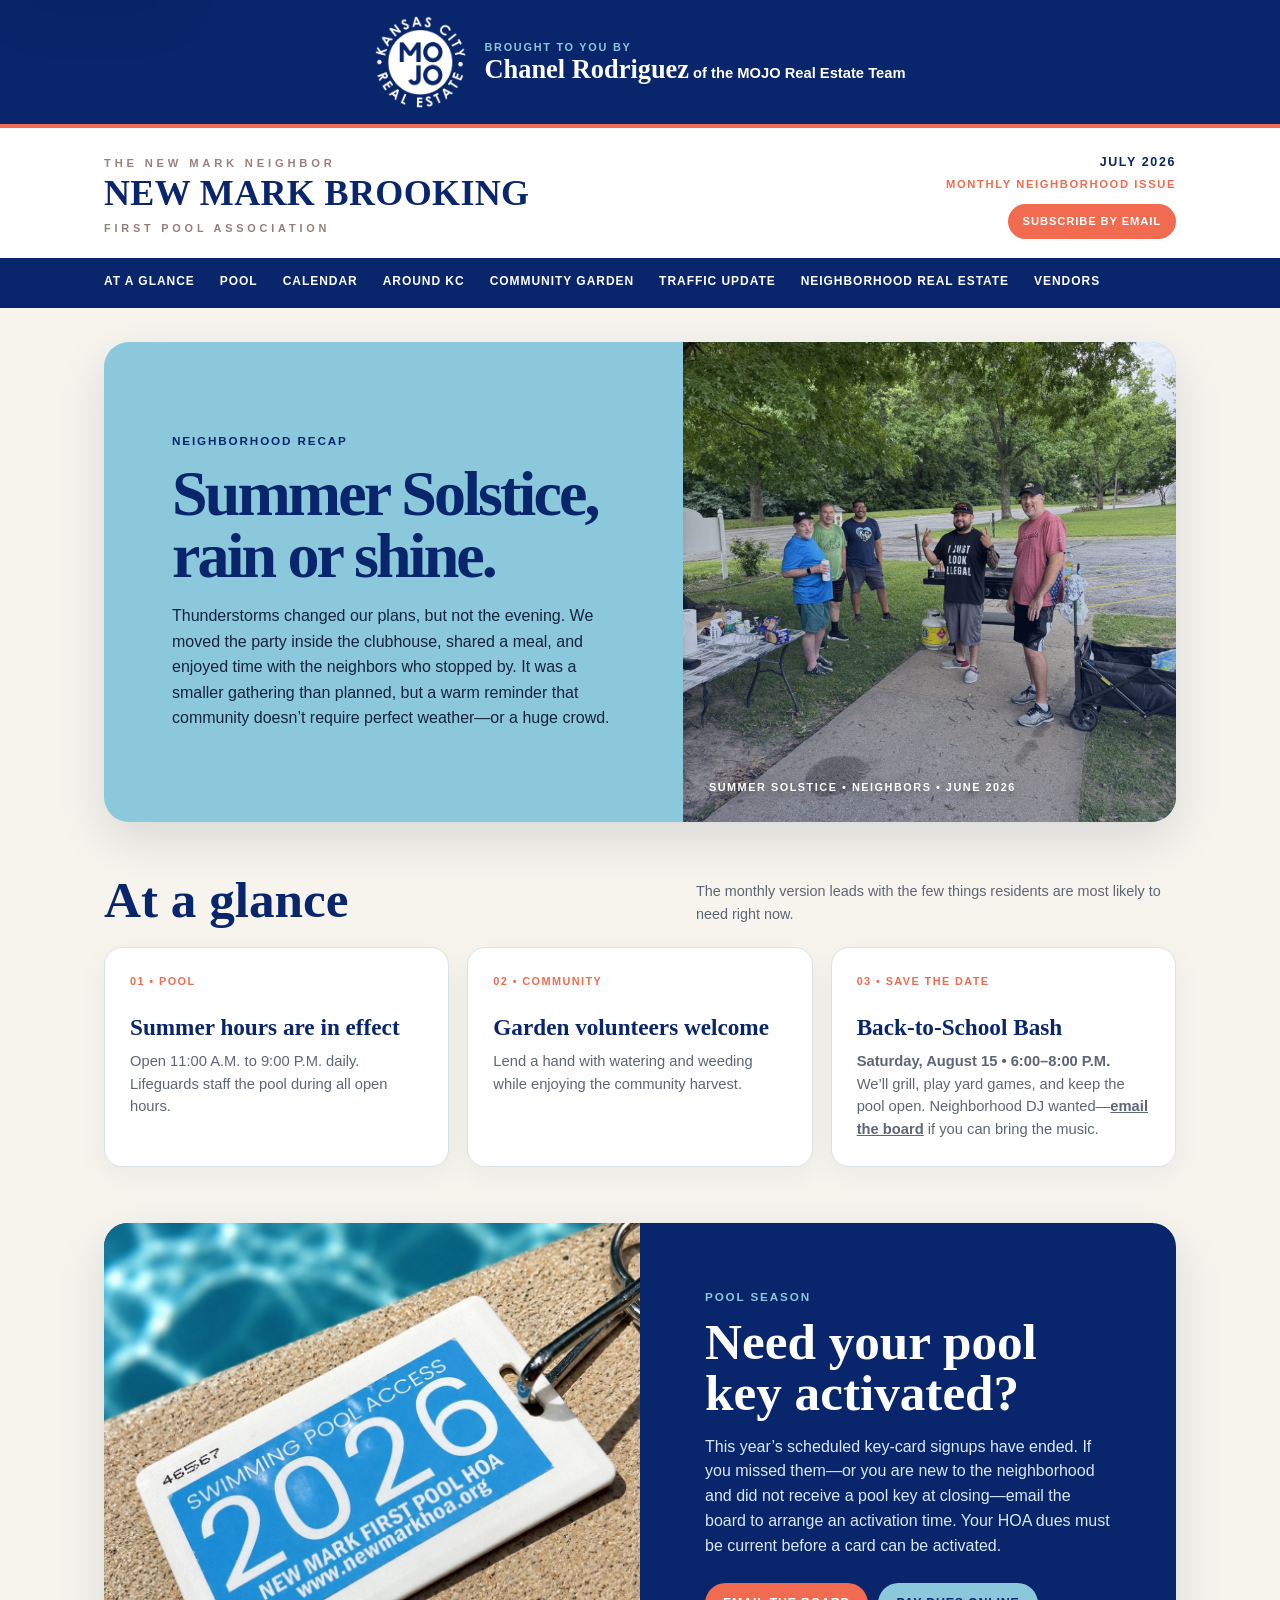
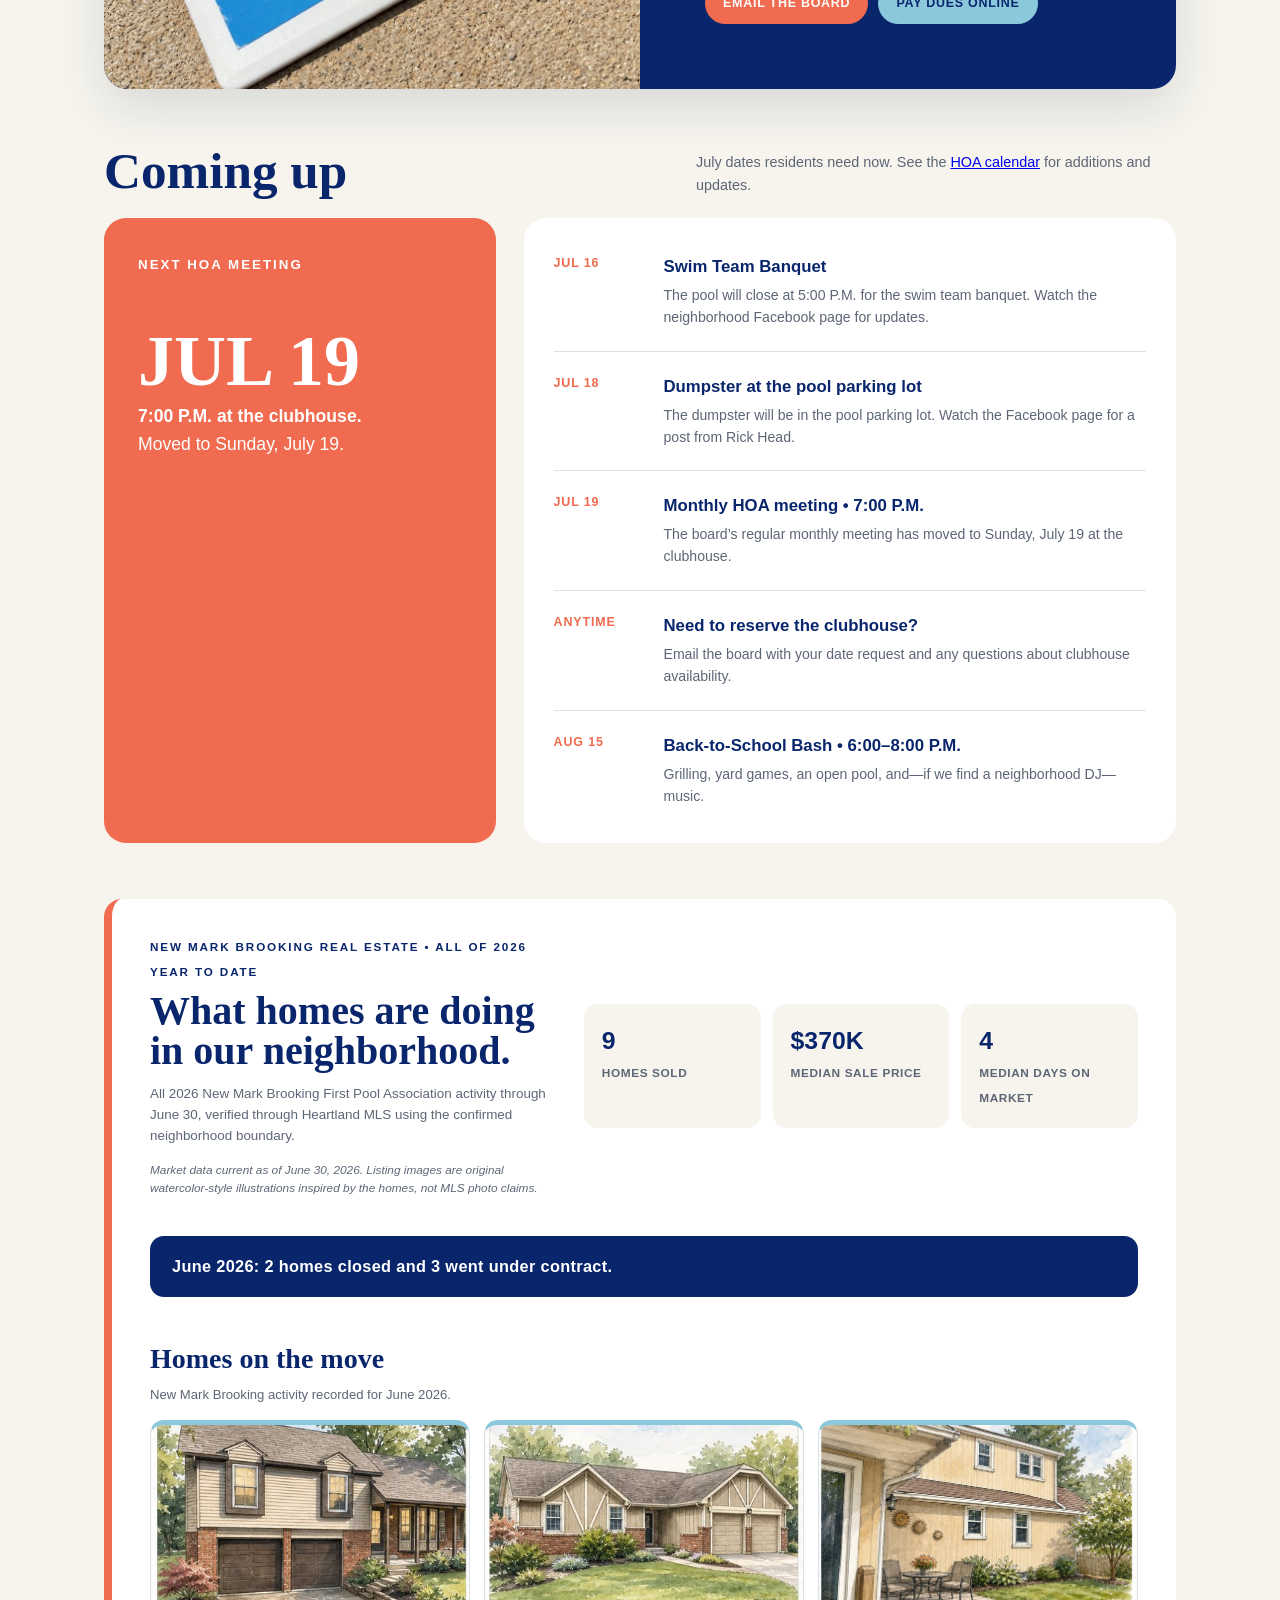
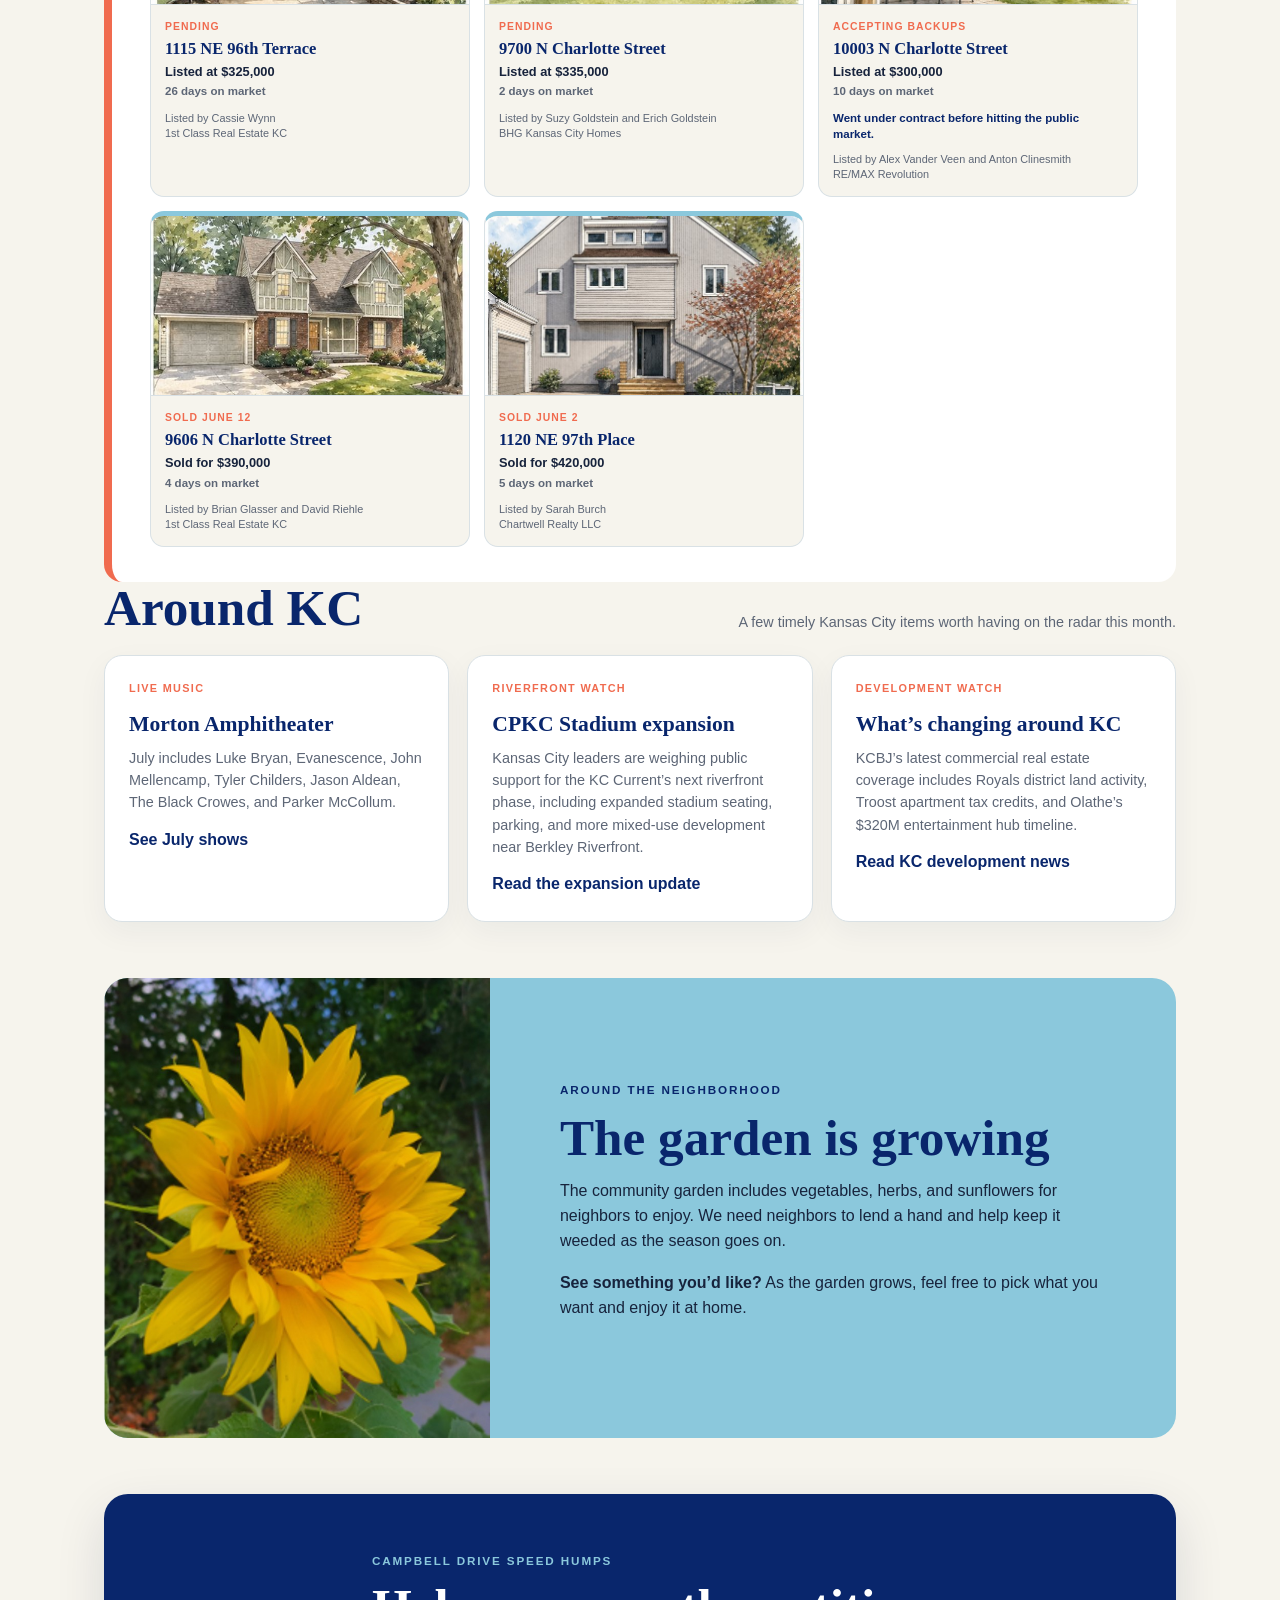
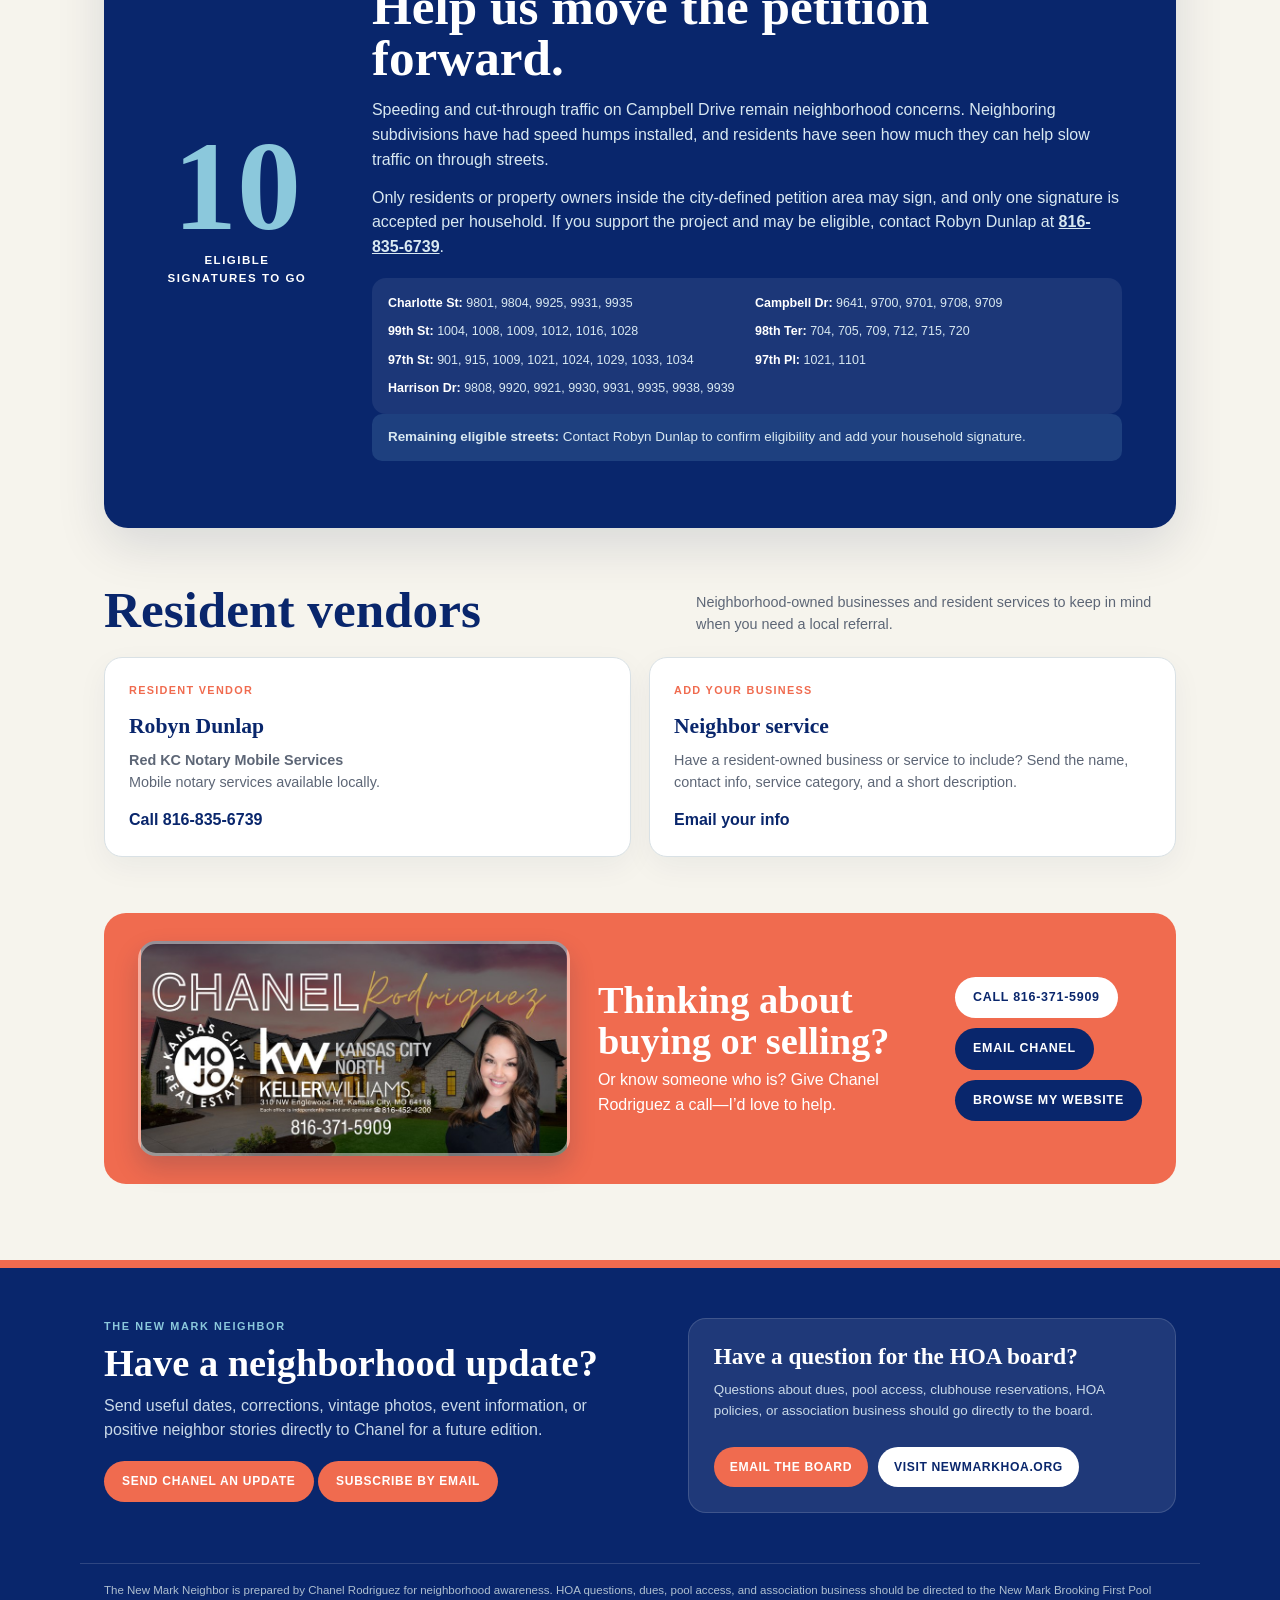
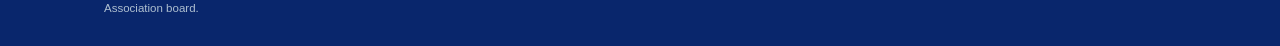
<file: archive/july-2026/index.html>
﻿<!doctype html>
<html lang="en">
<head>
<meta charset="utf-8">
<meta name="viewport" content="width=device-width,initial-scale=1">
<meta name="description" content="The New Mark Neighbor is a monthly New Mark Brooking neighborhood issue with HOA dates, pool reminders, local updates, resident notes, and neighborhood real estate context from Chanel Rodriguez.">
<meta name="theme-color" content="#09266c">
<meta property="og:title" content="The New Mark Neighbor — July 2026">
<meta property="og:description" content="A monthly New Mark Brooking neighborhood update with pool notes, HOA dates, local happenings, garden news, traffic updates, and real estate context.">
<meta property="og:type" content="website">
<meta property="og:url" content="https://thenewmarkneighbor.vercel.app/">
<meta property="og:image" content="https://thenewmarkneighbor.vercel.app/summer-solstice.jpg">
<meta name="twitter:card" content="summary_large_image">
<link rel="canonical" href="https://thenewmarkneighbor.vercel.app/">
<title>The New Mark Neighbor — July 2026</title>
<script type="application/ld+json">
{"@context":"https://schema.org","@type":"NewsArticle","headline":"The New Mark Neighbor — July 2026","description":"Monthly New Mark Brooking neighborhood issue with HOA dates, pool reminders, local updates, resident notes, and real estate context.","author":{"@type":"Person","name":"Chanel Rodriguez"},"publisher":{"@type":"Organization","name":"MOJO Real Estate Team"},"datePublished":"2026-07-15","dateModified":"2026-07-15","url":"https://thenewmarkneighbor.vercel.app/"}
</script>
<style>
:root{--navy:#09266c;--sky:#8bc8dc;--coral:#f06b4f;--cream:#f6f4ed;--ink:#17233c;--muted:#5d6676;--green:#476958;--white:#fff;--line:#d9e1e5;--shadow:0 18px 50px rgba(7,28,66,.12)}
*{box-sizing:border-box}html{scroll-behavior:smooth;scroll-padding-top:72px}body{margin:0;color:var(--ink);background:var(--cream);font-family:Arial,Helvetica,sans-serif;line-height:1.55}.skip-link{position:absolute;left:12px;top:-48px;z-index:20;background:#fff;color:var(--navy);padding:10px 14px;border-radius:999px;font-weight:900;text-decoration:none;box-shadow:var(--shadow)}.skip-link:focus{top:12px}a:focus-visible{outline:3px solid var(--coral);outline-offset:4px;border-radius:6px}.preview{background:#fff2cf;color:#533f00;text-align:center;padding:10px 18px;font-size:.82rem;font-weight:800;letter-spacing:.03em;border-bottom:1px solid #ead58b}.masthead{background:var(--white)}.masthead-inner{max-width:1120px;margin:auto;padding:25px 24px 19px;display:flex;align-items:center;justify-content:space-between;gap:24px}.brand small{display:block;color:#98827e;font-size:.7rem;font-weight:800;letter-spacing:.34em;text-transform:uppercase;margin-bottom:3px}.brand strong{display:block;color:var(--navy);font-family:Georgia,serif;font-size:clamp(1.45rem,4vw,2.25rem);line-height:1.05;letter-spacing:.01em}.brand span{display:block;color:#967d77;font-size:.68rem;font-weight:800;letter-spacing:.35em;text-transform:uppercase;margin-top:7px}.issue{text-align:right;color:var(--navy);font-size:.78rem;font-weight:800;text-transform:uppercase;letter-spacing:.13em}.issue b{display:block;color:var(--coral);font-size:.7rem;margin-top:4px}.nav{background:var(--navy);color:white;position:sticky;top:0;z-index:10}.nav-inner{max-width:1120px;margin:auto;padding:0 24px;display:flex;gap:25px;overflow:auto;scroll-snap-type:x proximity}.nav a{color:white;text-decoration:none;font-size:.75rem;font-weight:800;text-transform:uppercase;letter-spacing:.08em;white-space:nowrap;padding:14px 0;border-bottom:3px solid transparent;scroll-snap-align:start}.nav a:hover{border-color:var(--coral)}.hero{max-width:1120px;margin:34px auto 0;padding:0 24px}.hero-card{min-height:480px;border-radius:25px;overflow:hidden;display:grid;grid-template-columns:1.08fr .92fr;background:var(--sky);box-shadow:var(--shadow)}.hero-copy{padding:clamp(34px,6vw,68px);display:flex;flex-direction:column;justify-content:center}.eyebrow{color:var(--navy);font-size:.73rem;font-weight:900;text-transform:uppercase;letter-spacing:.16em}.hero h1{margin:12px 0 15px;color:var(--navy);font-family:Georgia,serif;font-size:clamp(2.6rem,6vw,5.3rem);line-height:.94;letter-spacing:-.045em;max-width:690px}.hero p{font-size:1.06rem;max-width:610px;margin:0}.hero-image{background:linear-gradient(180deg,rgba(9,38,108,.04),rgba(9,38,108,.32)),url('flowers.jpg') center/cover no-repeat;position:relative}.hero-image:after{content:'NEIGHBORHOOD NOTES • USEFUL DATES • LOCAL LIFE';position:absolute;bottom:26px;left:26px;right:26px;color:#fff;font-size:.68rem;font-weight:900;letter-spacing:.14em;text-shadow:0 2px 12px rgba(0,0,0,.4)}main{max-width:1120px;margin:auto;padding:52px 24px 76px}.section-head{display:flex;align-items:end;justify-content:space-between;gap:20px;margin-bottom:22px}.section-head h2{margin:0;color:var(--navy);font-family:Georgia,serif;font-size:clamp(2rem,4vw,3.2rem);line-height:1}.section-head p{margin:0;max-width:480px;color:var(--muted);font-size:.9rem}.glance{display:grid;grid-template-columns:repeat(3,1fr);gap:18px;margin-bottom:56px}.card{background:#fff;border:1px solid var(--line);border-radius:18px;padding:25px;box-shadow:0 10px 30px rgba(8,35,73,.05)}.card .num{display:block;color:var(--coral);font-size:.68rem;font-weight:900;letter-spacing:.13em;margin-bottom:25px}.card h3{color:var(--navy);font-family:Georgia,serif;font-size:1.45rem;line-height:1.08;margin:0 0 10px}.card p{margin:0;color:var(--muted);font-size:.92rem}.feature{display:grid;grid-template-columns:1fr 1fr;border-radius:24px;overflow:hidden;background:var(--navy);color:#fff;box-shadow:var(--shadow);margin-bottom:56px}.feature-image{min-height:430px;background:url('pool-pass-2026.jpg') center/cover no-repeat}.feature-copy{padding:clamp(35px,6vw,65px);display:flex;flex-direction:column;justify-content:center}.feature .eyebrow{color:var(--sky)}.feature h2{font-family:Georgia,serif;font-size:clamp(2.2rem,4vw,3.65rem);line-height:1;margin:10px 0 16px}.feature p{color:#d8e8f1;margin:0 0 24px}.pill{display:inline-block;align-self:flex-start;background:var(--coral);color:#fff;text-decoration:none;border-radius:999px;padding:11px 18px;font-size:.78rem;font-weight:900;letter-spacing:.06em;text-transform:uppercase}.calendar{display:grid;grid-template-columns:.75fr 1.25fr;gap:28px;margin-bottom:56px}.date-panel{background:var(--coral);color:#fff;border-radius:22px;padding:34px}.date-panel small{font-weight:900;letter-spacing:.15em;text-transform:uppercase}.date-panel strong{display:block;font-family:Georgia,serif;font-size:4.5rem;line-height:.95;margin:50px 0 8px}.date-panel p{margin:0}.events{background:#fff;border-radius:22px;padding:14px 30px}.event{display:grid;grid-template-columns:92px 1fr;gap:18px;padding:22px 0;border-bottom:1px solid var(--line)}.event:last-child{border:0}.event time{color:var(--coral);font-weight:900;font-size:.78rem;text-transform:uppercase;letter-spacing:.07em}.event h3{margin:0 0 5px;color:var(--navy);font-size:1.05rem}.event p{margin:0;color:var(--muted);font-size:.88rem}.garden{display:grid;grid-template-columns:.72fr 1.28fr;gap:0;background:var(--sky);border-radius:24px;overflow:hidden;margin-bottom:56px}.garden-image{min-height:460px;background:url('sunflower.jpg') center/cover no-repeat}.garden-copy{padding:clamp(35px,6vw,70px);align-self:center}.garden h2{font-family:Georgia,serif;color:var(--navy);font-size:clamp(2.2rem,4vw,3.5rem);line-height:1;margin:10px 0 16px}.garden p{margin:0 0 18px}.market{background:#fff;border-left:8px solid var(--coral);border-radius:18px;padding:35px 38px;display:grid;grid-template-columns:1fr 1.4fr;gap:38px;align-items:center}.market h2{color:var(--navy);font-family:Georgia,serif;font-size:2.5rem;line-height:1;margin:7px 0 12px}.market-note{color:var(--muted);font-size:.84rem}.stats{display:grid;grid-template-columns:repeat(3,1fr);gap:12px}.stat{background:var(--cream);border-radius:14px;padding:18px}.stat b{display:block;color:var(--navy);font-size:1.55rem}.stat span{font-size:.74rem;color:var(--muted);text-transform:uppercase;font-weight:800;letter-spacing:.05em}footer{background:var(--navy);color:#fff}.footer-inner{max-width:1120px;margin:auto;padding:50px 24px;display:grid;grid-template-columns:1.4fr 1fr;gap:50px}.footer-inner h2{font-family:Georgia,serif;font-size:2rem;margin:0 0 10px}.footer-inner p{color:#c9d9e8;margin:0}.contact{display:grid;gap:8px;align-content:center}.contact a{color:#fff;text-decoration:none;font-weight:800}.fineprint{max-width:1120px;margin:auto;padding:18px 24px 28px;border-top:1px solid rgba(255,255,255,.15);color:#aebfd0;font-size:.72rem}.coral-line{height:8px;background:var(--coral)}
@media(max-width:780px){.issue{display:none}.hero-card,.feature,.calendar,.garden,.market,.footer-inner{grid-template-columns:1fr}.hero-image{min-height:260px;order:-1}.hero-copy{padding:34px 28px}.glance{grid-template-columns:1fr}.feature-image{min-height:300px}.calendar{gap:16px}.date-panel strong{margin-top:20px}.market{padding:28px}.stats{grid-template-columns:1fr}.garden-image{min-height:330px}.nav-inner{gap:18px}.section-head{display:block}.section-head p{margin-top:10px}}
@media print{.preview,.nav{display:none}body{background:#fff}.hero-card,.card,.feature{box-shadow:none}}
</style>
<style>
.header-subscribe{display:inline-block;margin-top:10px;background:var(--coral);color:#fff;text-decoration:none;border-radius:999px;padding:9px 15px;font-size:.7rem;font-weight:900;letter-spacing:.08em;text-transform:uppercase}
.header-subscribe:hover{background:#ff7a60}
@media(max-width:780px){.masthead-inner{display:block}.issue{display:block;text-align:left;margin-top:16px}.header-subscribe{margin-top:8px}}
.market-highlight{grid-column:1/-1;background:#e7f3f6;border-radius:14px;padding:20px 22px;border-left:4px solid var(--navy)}
.market-highlight strong{display:block;color:var(--navy);font-family:Georgia,serif;font-size:1.25rem;margin-bottom:5px}
.market-highlight p{margin:0;color:#3f4c5f;font-size:.9rem}
.market-monthly{grid-column:1/-1;margin:0;background:var(--navy);color:#fff;border-radius:14px;padding:18px 22px;font-size:1.02rem;font-weight:900;letter-spacing:.02em}
.hero-image{background-image:linear-gradient(180deg,rgba(9,38,108,.03),rgba(9,38,108,.38)),url('summer-solstice.jpg');background-position:center 52%;background-size:cover}
.hero-image:after{content:'SUMMER SOLSTICE • NEIGHBORS • JUNE 2026'}
.hero.solstice h1{font-size:clamp(2.55rem,5vw,4.35rem);line-height:.98}
.hero.solstice p{font-size:1rem;line-height:1.6}
.market-gallery{grid-column:1/-1}
.market-gallery h3{margin:2px 0 5px;color:var(--navy);font-family:Georgia,serif;font-size:1.75rem}
.market-gallery-intro{margin:0 0 14px;color:var(--muted);font-size:.82rem}.source-note{margin:14px 0 0;color:var(--muted);font-size:.74rem;font-style:italic}
.listing-grid{display:grid;grid-template-columns:repeat(3,1fr);gap:14px}
.listing-card{overflow:hidden;background:var(--cream);border:1px solid var(--line);border-top:5px solid var(--sky);border-radius:14px}
.listing-card img{display:block;width:100%;height:130px;object-fit:cover}
.listing-art{height:180px;background-image:url('market-watercolors.jpg');background-repeat:no-repeat;background-size:300% auto;border-bottom:1px solid var(--line)}
.art-1115{background-position:0 51%}
.art-9700{background-position:50% 51%}
.art-9606{background-position:100% 51%}
.listing-art-secondary{background-image:url('market-watercolors-secondary.jpg');background-size:200% auto}
.art-10003{background-position:0 51%}
.art-1120{background-position:100% 51%}
.listing-copy{padding:14px}
.listing-status{display:block;color:var(--coral);font-size:.65rem;font-weight:900;letter-spacing:.1em;text-transform:uppercase;margin-bottom:5px}
.listing-copy h4{margin:0 0 3px;color:var(--navy);font-family:Georgia,serif;font-size:1.03rem;line-height:1.15}
.listing-price{margin:0 0 2px;color:var(--ink);font-size:.8rem;font-weight:800}
.listing-dom{margin:0 0 10px;color:var(--muted);font-size:.72rem;font-weight:700}
.listing-note{margin:0 0 10px;color:var(--navy);font-size:.72rem;font-weight:800;line-height:1.35}
.listing-credit{margin:0;color:var(--muted);font-size:.68rem;line-height:1.35}
.pill-row{display:flex;flex-wrap:wrap;gap:10px}
.pill.secondary{background:var(--sky);color:var(--navy)}
.nav-inner{scrollbar-width:none}
.nav-inner::-webkit-scrollbar{display:none}
.card a,.event a,.traffic-update a,.real-estate-cta a{color:inherit;font-weight:800}
.traffic-update{margin:0 0 56px;background:var(--navy);color:#fff;border-radius:24px;padding:clamp(30px,5vw,54px);display:grid;grid-template-columns:.38fr 1.62fr;gap:38px;align-items:center;box-shadow:var(--shadow)}
.traffic-count{text-align:center;padding-right:18px}
.traffic-count b{display:block;color:var(--sky);font-family:Georgia,serif;font-size:clamp(5rem,10vw,8rem);line-height:.8}
.traffic-count span{display:block;margin-top:15px;font-size:.72rem;font-weight:900;letter-spacing:.13em;text-transform:uppercase}
.traffic-copy .eyebrow{color:var(--sky)}
.traffic-copy h2{font-family:Georgia,serif;font-size:clamp(2rem,4vw,3.25rem);line-height:1;margin:8px 0 15px}
.traffic-copy p{margin:0 0 13px;color:#d8e8f1}
.traffic-note{padding:13px 16px;border-radius:10px;background:rgba(139,200,220,.16);font-size:.84rem}
.traffic-streets{display:grid;grid-template-columns:repeat(2,minmax(0,1fr));gap:9px 16px;margin-top:18px;padding:16px;border-radius:14px;background:rgba(255,255,255,.08);font-size:.78rem;color:#d8e8f1}
.traffic-streets div{overflow-wrap:anywhere}
.traffic-streets strong{color:#fff}
.real-estate-cta{margin:26px 0 0;background:var(--coral);color:#fff;border-radius:22px;padding:28px 34px;display:grid;grid-template-columns:minmax(360px,1.05fr) .8fr auto;align-items:center;gap:28px}
.cta-photo{width:100%;min-height:215px;border-radius:18px;background-image:url('chanel-mojo-card.jpg');background-size:cover;background-position:center;background-repeat:no-repeat;box-shadow:0 12px 26px rgba(8,35,73,.18);border:3px solid rgba(255,255,255,.45)}
.real-estate-cta h2{font-family:Georgia,serif;font-size:clamp(1.7rem,3vw,2.45rem);line-height:1.05;margin:0 0 7px}
.real-estate-cta p{margin:0}
.cta-actions{display:flex;flex-direction:column;gap:10px;min-width:185px}
.real-estate-cta .pill{background:#fff;color:var(--navy);white-space:nowrap;text-align:center}
.real-estate-cta .pill.secondary{background:var(--navy);color:#fff}
.footer-inner.footer-profile{grid-template-columns:1.05fr .95fr;gap:44px;align-items:start}
.chanel-photo{width:210px;height:235px;border-radius:20px;background-image:url('chanel-profile-source.png');background-size:685px 969px;background-position:right bottom;background-repeat:no-repeat;box-shadow:0 14px 30px rgba(0,0,0,.2);border:3px solid rgba(255,255,255,.2)}
.footer-kicker{display:block;color:var(--sky);font-size:.68rem;font-weight:900;letter-spacing:.15em;text-transform:uppercase;margin-bottom:8px}
.footer-news h2{font-size:clamp(1.9rem,3vw,2.65rem);line-height:1.05}
.footer-news p{margin-bottom:18px}
.footer-button{display:inline-block;background:var(--coral);color:#fff;text-decoration:none;border-radius:999px;padding:11px 18px;font-size:.75rem;font-weight:900;letter-spacing:.06em;text-transform:uppercase}
.footer-realty{margin-top:21px!important;font-size:.82rem}
.footer-realty a{color:#fff;font-weight:900}
.board-box{background:rgba(255,255,255,.09);border:1px solid rgba(255,255,255,.14);border-radius:18px;padding:25px}
.board-box h3{font-family:Georgia,serif;font-size:1.45rem;line-height:1.1;margin:0 0 10px}
.board-box p{font-size:.84rem;margin-bottom:17px}
.board-box a{display:block;color:#fff;font-weight:800;text-decoration:none;margin-top:7px;overflow-wrap:anywhere}
@media(max-width:900px){.listing-grid{grid-template-columns:repeat(2,1fr)}}
.date-panel p{font-size:1.1rem}
.sponsor-bar{background:var(--navy);color:#fff;display:flex;align-items:center;justify-content:center;gap:18px;padding:16px 22px;border-bottom:4px solid var(--coral);box-shadow:0 8px 24px rgba(7,28,66,.12);text-align:left}.sponsor-logo{width:92px;height:92px;object-fit:contain}.sponsor-bar small{display:block;color:var(--sky);font-size:.68rem;font-weight:900;letter-spacing:.16em;text-transform:uppercase}.sponsor-bar strong{display:inline;color:#fff;font-family:Georgia,serif;font-size:1.65rem;line-height:1}.sponsor-bar span{color:#fff;font-size:.92rem;font-weight:800}

.local-roundup,.resident-vendors{margin-bottom:56px}
.roundup-grid,.vendor-grid{display:grid;grid-template-columns:repeat(3,1fr);gap:18px}.vendor-grid{grid-template-columns:repeat(2,1fr)}
.roundup-card,.vendor-card{background:#fff;border:1px solid var(--line);border-radius:18px;padding:24px;box-shadow:0 10px 30px rgba(8,35,73,.05)}
.roundup-card .tag,.vendor-card .tag{display:block;color:var(--coral);font-size:.68rem;font-weight:900;letter-spacing:.12em;text-transform:uppercase;margin-bottom:16px}
.roundup-card h3,.vendor-card h3{color:var(--navy);font-family:Georgia,serif;font-size:1.35rem;line-height:1.1;margin:0 0 10px}
.roundup-card p,.vendor-card p{margin:0 0 14px;color:var(--muted);font-size:.9rem}
.roundup-card a,.vendor-card a{color:var(--navy);font-weight:900;text-decoration:none}
.board-actions{display:flex;flex-wrap:wrap;gap:10px;margin-top:18px}
.board-box a.board-button{display:inline-block;background:var(--coral);color:#fff;border-radius:999px;padding:11px 16px;font-size:.76rem;font-weight:900;letter-spacing:.05em;text-transform:uppercase}
.board-box a.board-button.secondary{background:#fff;color:var(--navy)}
@media(max-width:900px){.footer-inner.footer-profile{grid-template-columns:1fr}.real-estate-cta{grid-template-columns:1fr}.cta-actions{flex-direction:row;flex-wrap:wrap}.cta-photo{min-height:240px}.traffic-streets{grid-template-columns:1fr}}
@media(max-width:780px){.traffic-update{grid-template-columns:1fr}.traffic-count{border-bottom:1px solid rgba(255,255,255,.25);padding:0 0 28px}.real-estate-cta{grid-template-columns:1fr}.real-estate-cta .pill{margin-top:0}.cta-photo{min-height:210px}.footer-inner.footer-profile{grid-template-columns:1fr}.roundup-grid,.vendor-grid{grid-template-columns:1fr}.sponsor-bar{justify-content:flex-start;padding:12px 18px;gap:12px}.sponsor-logo{width:70px;height:70px;flex:0 0 70px}.sponsor-bar small{font-size:.58rem;letter-spacing:.13em}.sponsor-bar strong{font-size:clamp(1.1rem,7vw,1.55rem)}.sponsor-bar span{display:block;font-size:.8rem}.masthead-inner{padding:22px 24px 17px}.brand small{letter-spacing:.25em}.brand span{letter-spacing:.22em}.nav:after{content:'Swipe for more';position:absolute;right:10px;top:50%;transform:translateY(-50%);font-size:.56rem;color:rgba(255,255,255,.72);font-weight:900;letter-spacing:.08em;text-transform:uppercase;pointer-events:none;background:linear-gradient(90deg,rgba(9,38,108,0),var(--navy) 28%);padding:17px 0 17px 44px}.nav-inner{padding-right:110px}.date-panel strong{font-size:4rem}.event{grid-template-columns:74px 1fr}.events{padding:10px 22px}.market h2{font-size:2.1rem}.market-monthly{font-size:1rem}.hero{margin-top:28px}.hero-card{min-height:0}.hero-image{min-height:310px}.hero-copy{padding:32px 28px 38px}.hero.solstice h1{font-size:clamp(2.45rem,12vw,3.4rem)}}
@media(max-width:560px){.listing-grid{grid-template-columns:1fr}.listing-card img{height:190px}main{padding-left:18px;padding-right:18px}.hero{padding:0 18px}.card,.roundup-card,.vendor-card{padding:22px}.feature-copy,.garden-copy{padding:32px 26px}.feature-image{min-height:315px;background-position:center}.traffic-update{padding:30px 24px}.traffic-count b{font-size:5.5rem}.cta-actions{flex-direction:column}.cta-actions .pill{width:100%;text-align:center}.footer-inner{padding-left:18px;padding-right:18px}.board-box{padding:22px}.fineprint{padding-left:18px;padding-right:18px}}
</style>
</head>
<body>
<a class="skip-link" href="#main-content">Skip to newsletter</a>
<div class="sponsor-bar"><img class="sponsor-logo" src="mojo-white-logo-prepped.png" alt="MOJO Kansas City Real Estate logo"><div><small>Brought to you by</small><strong>Chanel Rodriguez</strong><span> of the MOJO Real Estate Team</span></div></div>
<header class="masthead"><div class="masthead-inner"><div class="brand"><small>The New Mark Neighbor</small><strong>NEW MARK BROOKING</strong><span>First Pool Association</span></div><div class="issue">July 2026<b>Monthly Neighborhood Issue</b><a class="header-subscribe" href="https://newmarkneighbor.beehiiv.com" target="_blank" rel="noopener">Subscribe by email</a></div></div></header>
<nav class="nav" aria-label="Issue sections"><div class="nav-inner"><a href="#glance">At a glance</a><a href="#pool">Pool</a><a href="#calendar">Calendar</a><a href="#around-kc">Around KC</a><a href="#garden">Community garden</a><a href="#traffic">Traffic update</a><a href="#market">Neighborhood real estate</a><a href="#vendors">Vendors</a></div></nav>
<section class="hero solstice"><div class="hero-card"><div class="hero-copy"><span class="eyebrow">Neighborhood recap</span><h1>Summer Solstice, rain or shine.</h1><p>Thunderstorms changed our plans, but not the evening. We moved the party inside the clubhouse, shared a meal, and enjoyed time with the neighbors who stopped by. It was a smaller gathering than planned, but a warm reminder that community doesn’t require perfect weather—or a huge crowd.</p></div><div class="hero-image" role="img" aria-label="Neighbors gathering for the New Mark Brooking Summer Solstice party"></div></div></section>
<main id="main-content">
<section id="glance"><div class="section-head"><h2>At a glance</h2><p>The monthly version leads with the few things residents are most likely to need right now.</p></div><div class="glance">
<article class="card"><span class="num">01 • POOL</span><h3>Summer hours are in effect</h3><p>Open 11:00 A.M. to 9:00 P.M. daily. Lifeguards staff the pool during all open hours.</p></article>
<article class="card"><span class="num">02 • COMMUNITY</span><h3>Garden volunteers welcome</h3><p>Lend a hand with watering and weeding while enjoying the community harvest.</p></article>
<article class="card"><span class="num">03 • SAVE THE DATE</span><h3>Back-to-School Bash</h3><p><strong>Saturday, August 15 • 6:00–8:00 P.M.</strong><br>We’ll grill, play yard games, and keep the pool open. Neighborhood DJ wanted—<a href="mailto:board@newmarkhoa.org?subject=Back-to-school%20bash%20DJ">email the board</a> if you can bring the music.</p></article>
</div></section>
<section class="feature" id="pool"><div class="feature-image" role="img" aria-label="2026 New Mark First Pool HOA pool pass by the water"></div><div class="feature-copy"><span class="eyebrow">Pool season</span><h2>Need your pool key activated?</h2><p>This year’s scheduled key-card signups have ended. If you missed them—or you are new to the neighborhood and did not receive a pool key at closing—email the board to arrange an activation time. Your HOA dues must be current before a card can be activated.</p><div class="pill-row"><a class="pill" href="mailto:board@newmarkhoa.org?subject=Pool%20key%20activation">Email the board</a><a class="pill secondary" href="https://www.newmarkhoa.org/online-payments.html" target="_blank" rel="noopener">Pay dues online</a></div></div></section>
<section id="calendar"><div class="section-head"><h2>Coming up</h2><p>July dates residents need now. See the <a href="https://www.newmarkhoa.org/calendar.html" target="_blank" rel="noopener">HOA calendar</a> for additions and updates.</p></div><div class="calendar"><div class="date-panel"><small>Next HOA meeting</small><strong>JUL 19</strong><p><b>7:00 P.M. at the clubhouse.</b><br>Moved to Sunday, July 19.</p></div><div class="events">
<div class="event"><time>Jul 16</time><div><h3>Swim Team Banquet</h3><p>The pool will close at 5:00 P.M. for the swim team banquet. Watch the neighborhood Facebook page for updates.</p></div></div>
<div class="event"><time>Jul 18</time><div><h3>Dumpster at the pool parking lot</h3><p>The dumpster will be in the pool parking lot. Watch the Facebook page for a post from Rick Head.</p></div></div>
<div class="event"><time>Jul 19</time><div><h3>Monthly HOA meeting • 7:00 P.M.</h3><p>The board’s regular monthly meeting has moved to Sunday, July 19 at the clubhouse.</p></div></div>
<div class="event"><time>Anytime</time><div><h3>Need to reserve the clubhouse?</h3><p>Email the board with your date request and any questions about clubhouse availability.</p></div></div>
<div class="event"><time>Aug 15</time><div><h3>Back-to-School Bash • 6:00–8:00 P.M.</h3><p>Grilling, yard games, an open pool, and—if we find a neighborhood DJ—music.</p></div></div>
</div></div></section>
<section class="market" id="market">
  <div>
    <span class="eyebrow">New Mark Brooking real estate • all of 2026 year to date</span>
    <h2>What homes are doing in our neighborhood.</h2>
    <p class="market-note">All 2026 New Mark Brooking First Pool Association activity through June 30, verified through Heartland MLS using the confirmed neighborhood boundary.</p>
    <p class="source-note">Market data current as of June 30, 2026. Listing images are original watercolor-style illustrations inspired by the homes, not MLS photo claims.</p>
  </div>
  <div class="stats">
    <div class="stat"><b>9</b><span>Homes sold</span></div>
    <div class="stat"><b>$370K</b><span>Median sale price</span></div>
    <div class="stat"><b>4</b><span>Median days on market</span></div>
  </div>
  <p class="market-monthly">June 2026: 2 homes closed and 3 went under contract.</p>
  <div class="market-gallery">
    <h3>Homes on the move</h3>
    <p class="market-gallery-intro">New Mark Brooking activity recorded for June 2026.</p>
    <div class="listing-grid">
      <article class="listing-card"><div class="listing-art art-1115" role="img" aria-label="Original watercolor illustration inspired by the home at 1115 NE 96th Terrace"></div><div class="listing-copy"><span class="listing-status">Pending</span><h4>1115 NE 96th Terrace</h4><p class="listing-price">Listed at $325,000</p><p class="listing-dom">26 days on market</p><p class="listing-credit">Listed by Cassie Wynn<br>1st Class Real Estate KC</p></div></article>
      <article class="listing-card"><div class="listing-art art-9700" role="img" aria-label="Original watercolor illustration inspired by the home at 9700 N Charlotte Street"></div><div class="listing-copy"><span class="listing-status">Pending</span><h4>9700 N Charlotte Street</h4><p class="listing-price">Listed at $335,000</p><p class="listing-dom">2 days on market</p><p class="listing-credit">Listed by Suzy Goldstein and Erich Goldstein<br>BHG Kansas City Homes</p></div></article>
      <article class="listing-card"><div class="listing-art listing-art-secondary art-10003" role="img" aria-label="Original watercolor illustration inspired by the home at 10003 N Charlotte Street"></div><div class="listing-copy"><span class="listing-status">Accepting backups</span><h4>10003 N Charlotte Street</h4><p class="listing-price">Listed at $300,000</p><p class="listing-dom">10 days on market</p><p class="listing-note">Went under contract before hitting the public market.</p><p class="listing-credit">Listed by Alex Vander Veen and Anton Clinesmith<br>RE/MAX Revolution</p></div></article>
      <article class="listing-card"><div class="listing-art art-9606" role="img" aria-label="Original watercolor illustration inspired by the home at 9606 N Charlotte Street"></div><div class="listing-copy"><span class="listing-status">Sold June 12</span><h4>9606 N Charlotte Street</h4><p class="listing-price">Sold for $390,000</p><p class="listing-dom">4 days on market</p><p class="listing-credit">Listed by Brian Glasser and David Riehle<br>1st Class Real Estate KC</p></div></article>
      <article class="listing-card"><div class="listing-art listing-art-secondary art-1120" role="img" aria-label="Original watercolor illustration inspired by the home at 1120 NE 97th Place"></div><div class="listing-copy"><span class="listing-status">Sold June 2</span><h4>1120 NE 97th Place</h4><p class="listing-price">Sold for $420,000</p><p class="listing-dom">5 days on market</p><p class="listing-credit">Listed by Sarah Burch<br>Chartwell Realty LLC</p></div></article>
    </div>
  </div>
</section>
<section class="local-roundup" id="around-kc"><div class="section-head"><h2>Around KC</h2><p>A few timely Kansas City items worth having on the radar this month.</p></div><div class="roundup-grid">
<article class="roundup-card"><span class="tag">Live music</span><h3>Morton Amphitheater</h3><p>July includes Luke Bryan, Evanescence, John Mellencamp, Tyler Childers, Jason Aldean, The Black Crowes, and Parker McCollum.</p><a href="https://www.mortonamphitheater.com/shows/calendar/2026-07" target="_blank" rel="noopener">See July shows</a></article>
<article class="roundup-card"><span class="tag">Riverfront watch</span><h3>CPKC Stadium expansion</h3><p>Kansas City leaders are weighing public support for the KC Current’s next riverfront phase, including expanded stadium seating, parking, and more mixed-use development near Berkley Riverfront.</p><a href="https://www.axios.com/local/kansas-city/2026/06/10/current-stadium-expansion-235-million-funding" target="_blank" rel="noopener">Read the expansion update</a></article>
<article class="roundup-card"><span class="tag">Development watch</span><h3>What’s changing around KC</h3><p>KCBJ’s latest commercial real estate coverage includes Royals district land activity, Troost apartment tax credits, and Olathe’s $320M entertainment hub timeline.</p><a href="https://www.bizjournals.com/kansascity/news/commercial-real-estate" target="_blank" rel="noopener">Read KC development news</a></article>
</div></section>
<section class="garden" id="garden"><div class="garden-image" role="img" aria-label="Yellow sunflower in the New Mark Brooking community garden"></div><div class="garden-copy"><span class="eyebrow">Around the neighborhood</span><h2>The garden is growing</h2><p>The community garden includes vegetables, herbs, and sunflowers for neighbors to enjoy. We need neighbors to lend a hand and help keep it weeded as the season goes on.</p><p><strong>See something you’d like?</strong> As the garden grows, feel free to pick what you want and enjoy it at home.</p></div></section>
<section class="traffic-update" id="traffic"><div class="traffic-count"><b>10</b><span>eligible signatures to go</span></div><div class="traffic-copy"><span class="eyebrow">Campbell Drive speed humps</span><h2>Help us move the petition forward.</h2><p>Speeding and cut-through traffic on Campbell Drive remain neighborhood concerns. Neighboring subdivisions have had speed humps installed, and residents have seen how much they can help slow traffic on through streets.</p><p>Only residents or property owners inside the city-defined petition area may sign, and only one signature is accepted per household. If you support the project and may be eligible, contact Robyn Dunlap at <a href="tel:+18168356739">816-835-6739</a>.</p><div class="traffic-streets"><div><strong>Charlotte St:</strong> 9801, 9804, 9925, 9931, 9935</div><div><strong>Campbell Dr:</strong> 9641, 9700, 9701, 9708, 9709</div><div><strong>99th St:</strong> 1004, 1008, 1009, 1012, 1016, 1028</div><div><strong>98th Ter:</strong> 704, 705, 709, 712, 715, 720</div><div><strong>97th St:</strong> 901, 915, 1009, 1021, 1024, 1029, 1033, 1034</div><div><strong>97th Pl:</strong> 1021, 1101</div><div><strong>Harrison Dr:</strong> 9808, 9920, 9921, 9930, 9931, 9935, 9938, 9939</div></div><p class="traffic-note"><strong>Remaining eligible streets:</strong> Contact Robyn Dunlap to confirm eligibility and add your household signature.</p></div></section>
<section class="resident-vendors" id="vendors"><div class="section-head"><h2>Resident vendors</h2><p>Neighborhood-owned businesses and resident services to keep in mind when you need a local referral.</p></div><div class="vendor-grid">
<article class="vendor-card"><span class="tag">Resident vendor</span><h3>Robyn Dunlap</h3><p><strong>Red KC Notary Mobile Services</strong><br>Mobile notary services available locally.</p><a href="tel:+18168356739">Call 816-835-6739</a></article>
<article class="vendor-card"><span class="tag">Add your business</span><h3>Neighbor service</h3><p>Have a resident-owned business or service to include? Send the name, contact info, service category, and a short description.</p><a href="mailto:chanel@mojokc.com?subject=Resident%20vendor%20for%20The%20New%20Mark%20Neighbor&body=Hi%20Chanel%2C%0A%0AI%27d%20like%20to%20submit%20a%20resident%20vendor%20for%20The%20New%20Mark%20Neighbor.%0A%0ABusiness%20name%3A%0AResident%20name%3A%0AService%20category%3A%0APhone%3A%0AEmail%3A%0AWebsite%20or%20social%20link%3A%0AShort%20description%3A%0A%0AThank%20you!">Email your info</a></article>

</div></section>
<section class="real-estate-cta"><div class="cta-photo" role="img" aria-label="Chanel Rodriguez, MOJO KC Real Estate"></div><div><h2>Thinking about buying or selling?</h2><p>Or know someone who is? Give Chanel Rodriguez a call—I’d love to help.</p></div><div class="cta-actions"><a class="pill" href="tel:+18163715909">Call 816-371-5909</a><a class="pill secondary" href="mailto:chanel@mojokc.com">Email Chanel</a><a class="pill secondary" href="https://Chanel.mojokcrealestate.com" target="_blank" rel="noopener">Browse my website</a></div></section>
</main>
<footer id="contact"><div class="coral-line"></div><div class="footer-inner footer-profile"><div class="footer-news"><span class="footer-kicker">The New Mark Neighbor</span><h2>Have a neighborhood update?</h2><p>Send useful dates, corrections, vintage photos, event information, or positive neighbor stories directly to Chanel for a future edition.</p><a class="footer-button" href="mailto:chanel@mojokc.com?subject=New%20Mark%20Neighbor%20update">Send Chanel an update</a> <a class="footer-button" href="https://newmarkneighbor.beehiiv.com" target="_blank" rel="noopener">Subscribe by email</a></div><div class="board-box"><h3>Have a question for the HOA board?</h3><p>Questions about dues, pool access, clubhouse reservations, HOA policies, or association business should go directly to the board.</p><div class="board-actions"><a class="board-button" href="mailto:board@newmarkhoa.org">Email the board</a><a class="board-button secondary" href="https://www.newmarkhoa.org" target="_blank" rel="noopener">Visit newmarkhoa.org</a></div></div></div><div class="fineprint">The New Mark Neighbor is prepared by Chanel Rodriguez for neighborhood awareness. HOA questions, dues, pool access, and association business should be directed to the New Mark Brooking First Pool Association board.</div></footer>
</body></html>
</file>
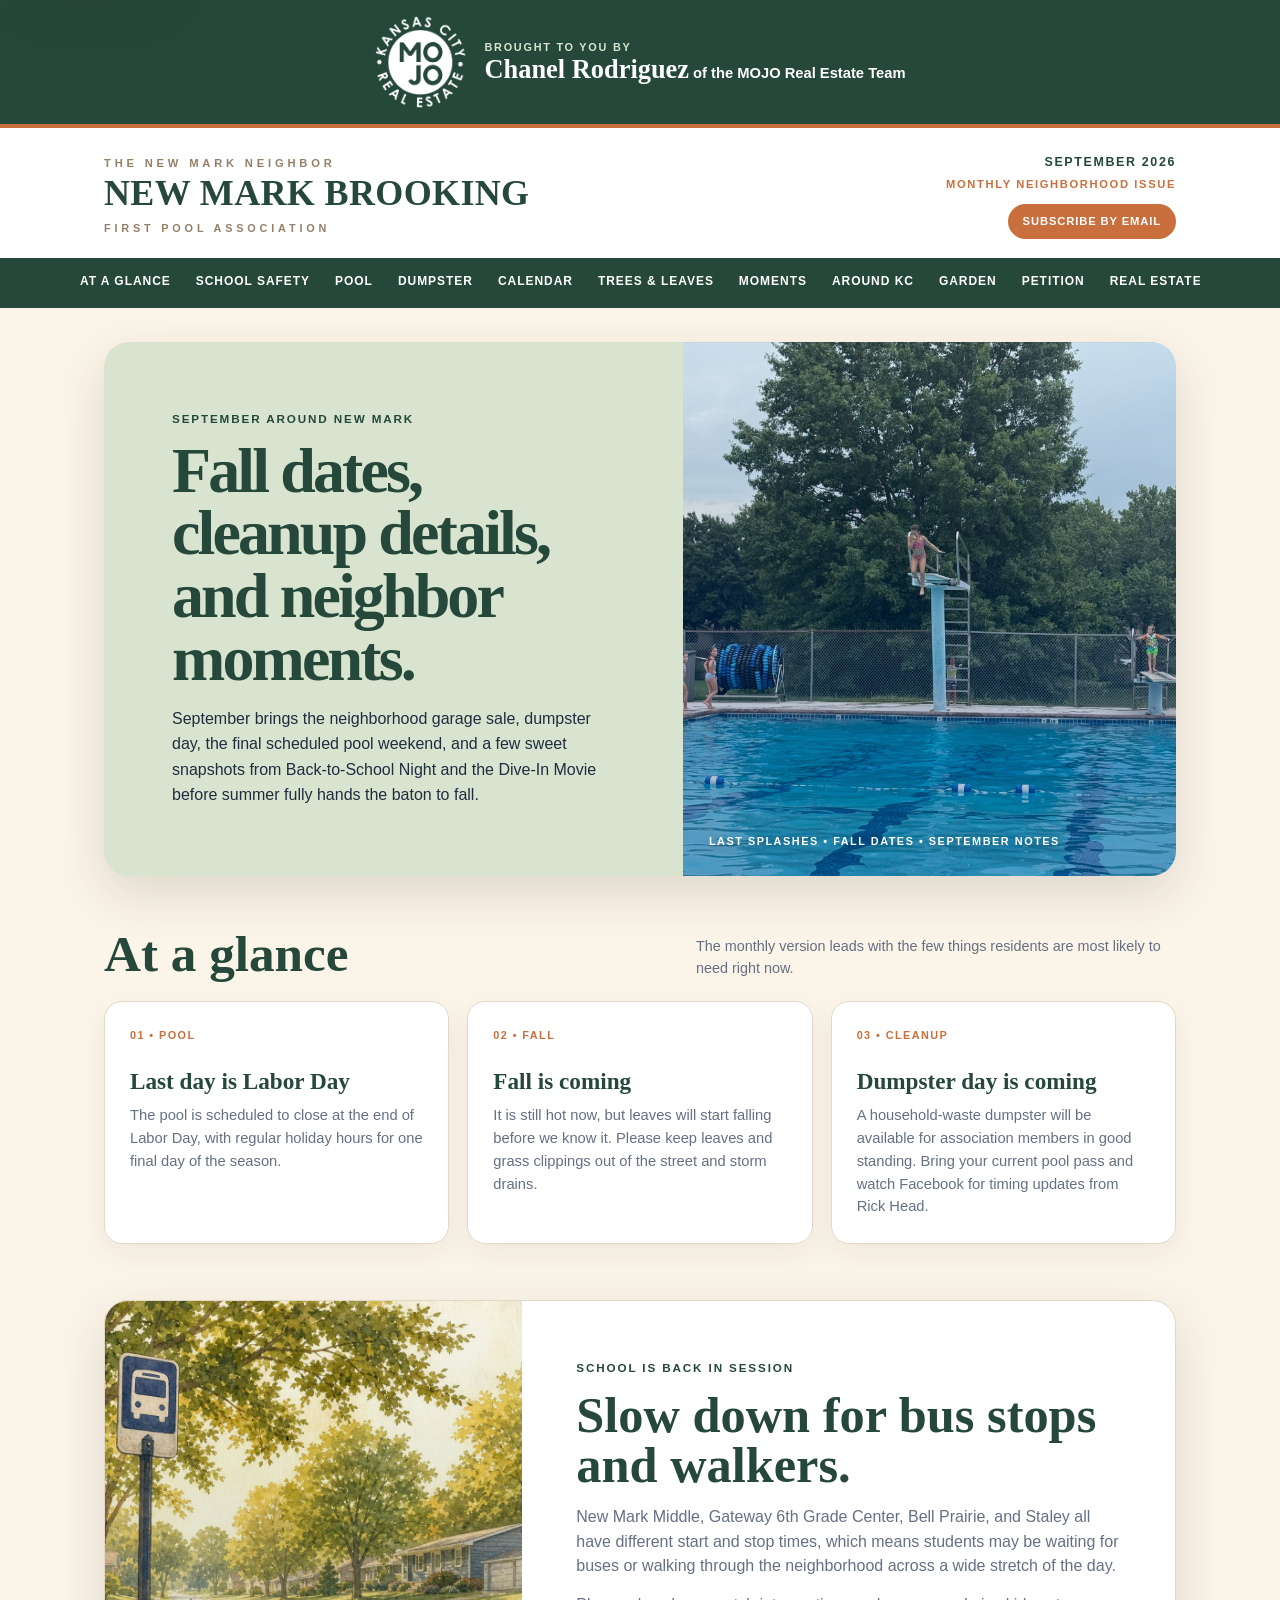
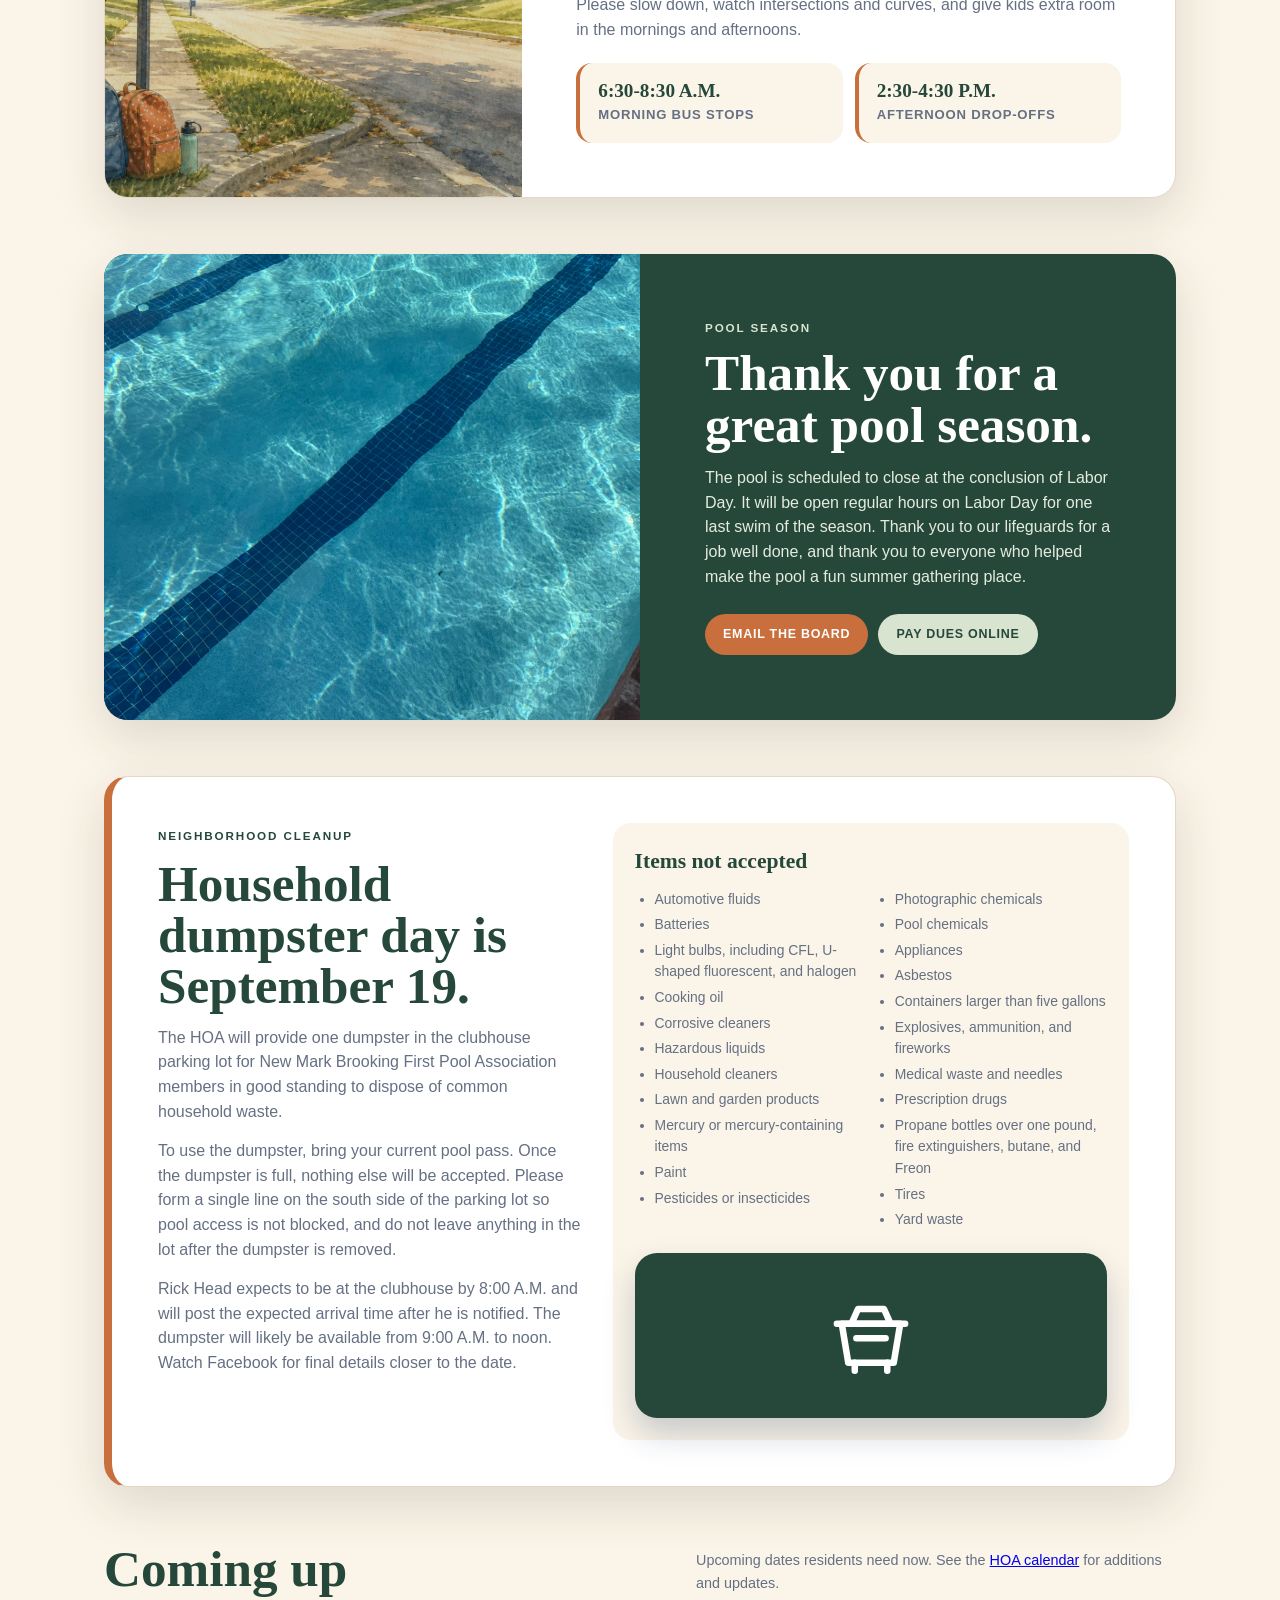
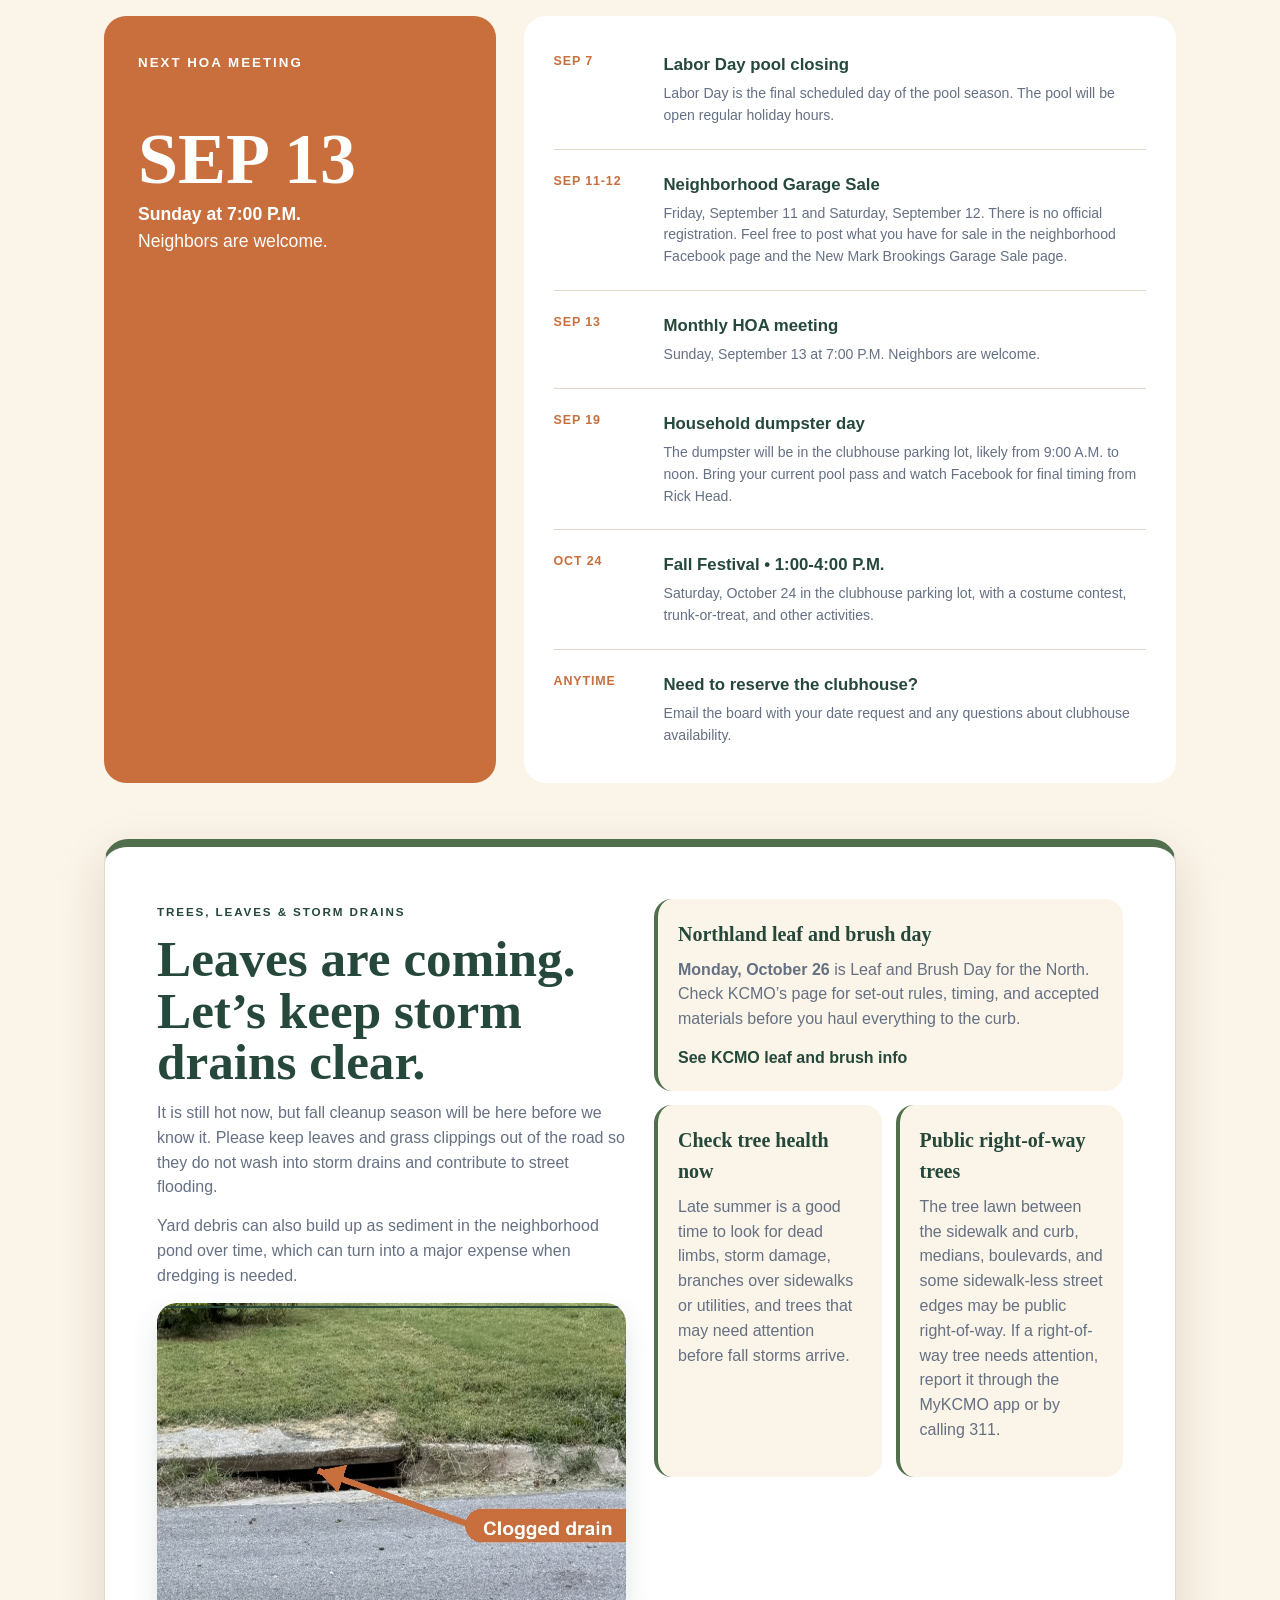
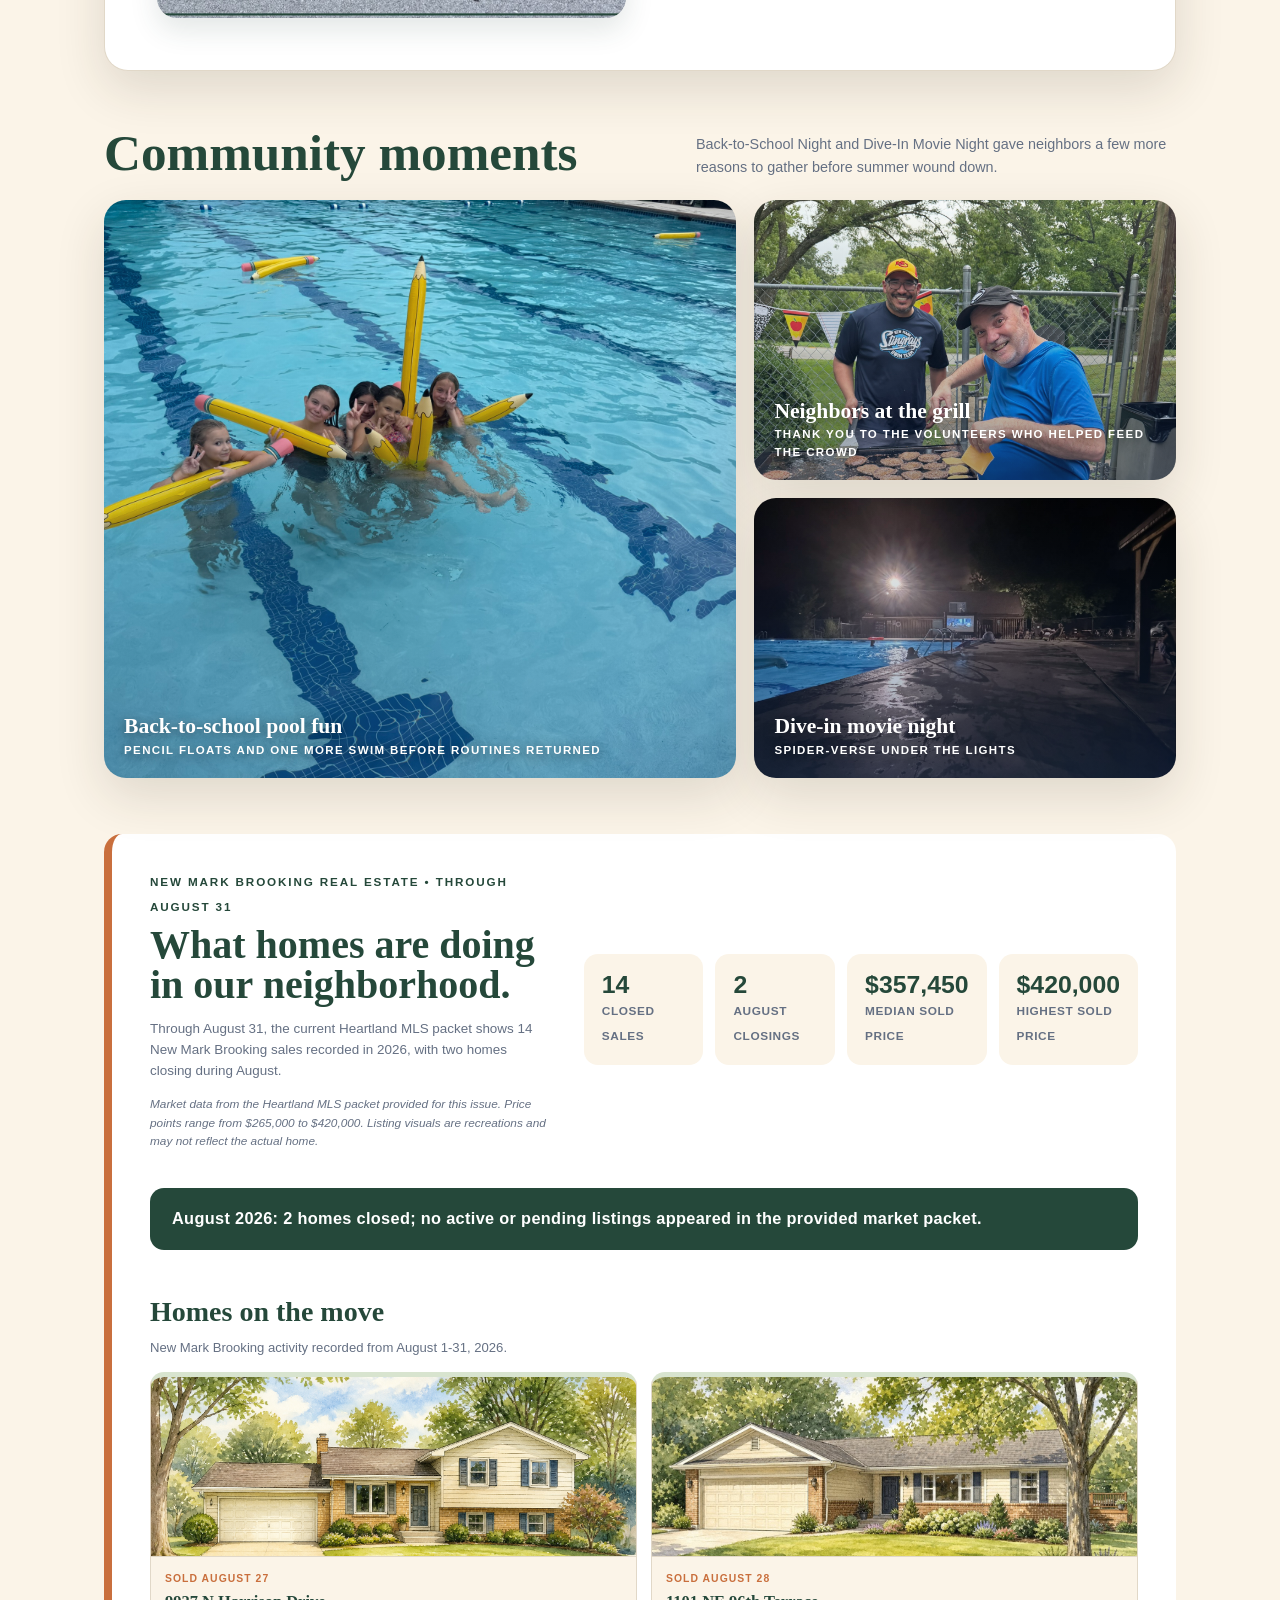
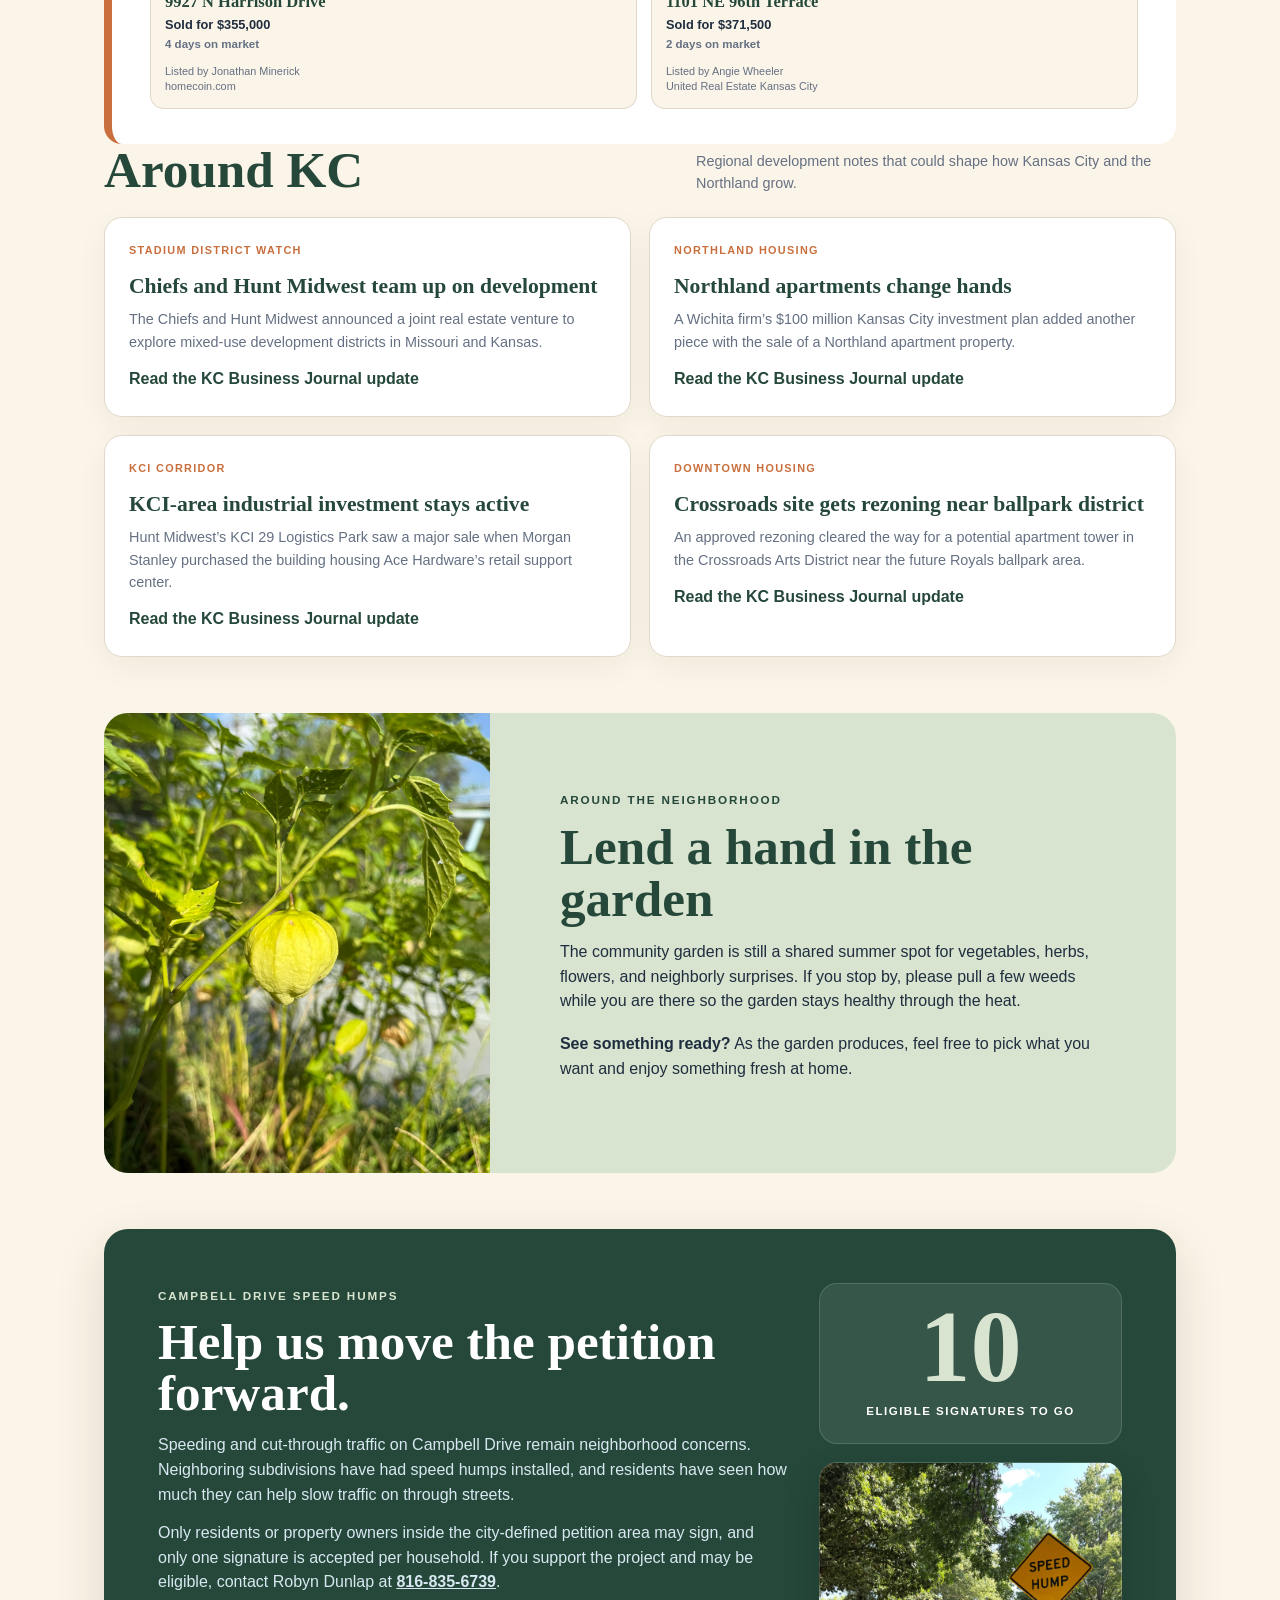
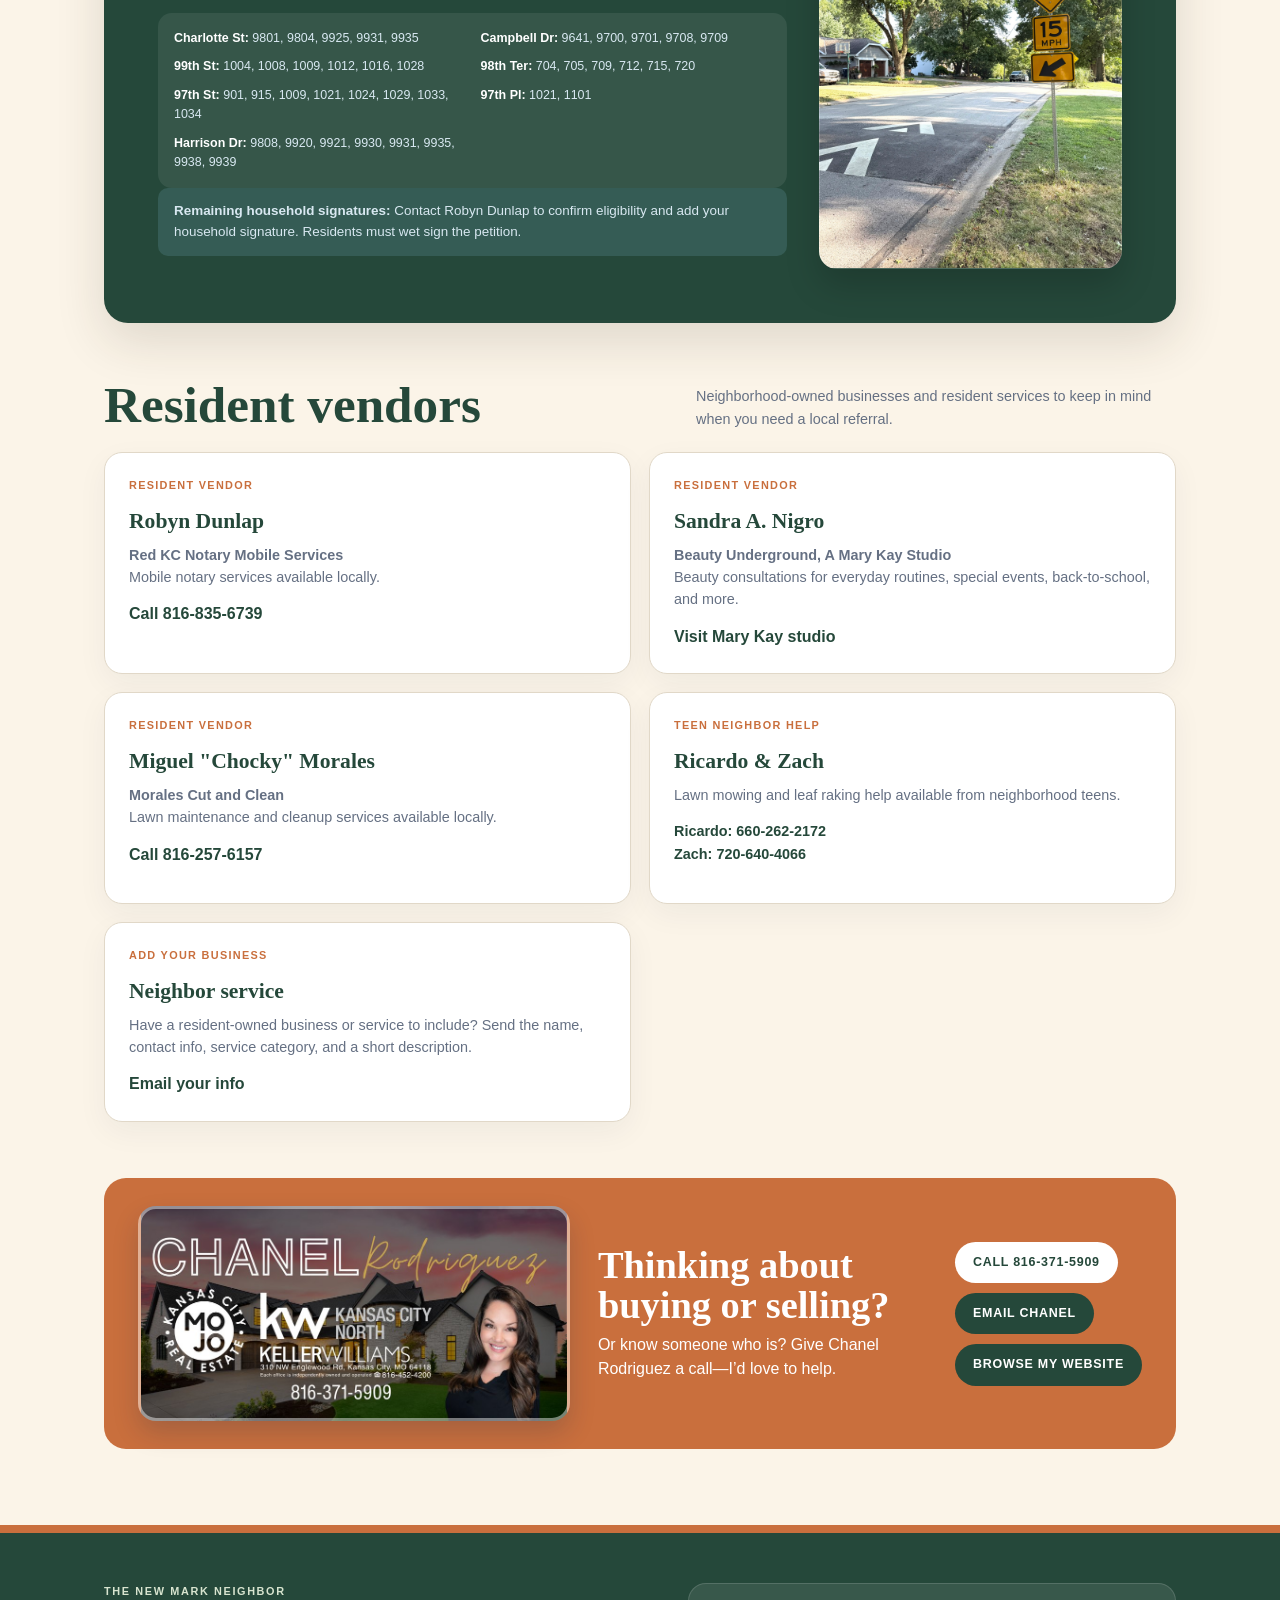
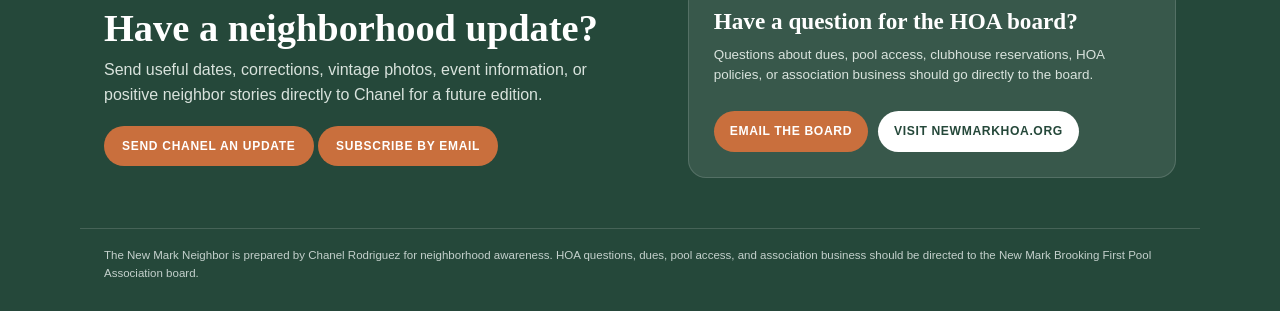
<file: archive/september-2026/index.html>
﻿<!doctype html>
<html lang="en">
<head>
<meta charset="utf-8">
<meta name="viewport" content="width=device-width,initial-scale=1">
<meta name="description" content="The New Mark Neighbor is a monthly New Mark Brooking neighborhood issue with HOA dates, pool reminders, local updates, resident notes, and neighborhood real estate context from Chanel Rodriguez.">
<meta name="theme-color" content="#18345f">
<meta property="og:title" content="The New Mark Neighbor — September 2026">
<meta property="og:description" content="A monthly New Mark Brooking neighborhood update with pool notes, HOA dates, local happenings, garden news, traffic updates, and real estate context.">
<meta property="og:type" content="website">
<meta property="og:url" content="https://thenewmarkneighbor.vercel.app/">
<meta property="og:image" content="https://thenewmarkneighbor.vercel.app/september-diving-board.jpg">
<meta name="twitter:card" content="summary_large_image">
<link rel="canonical" href="https://thenewmarkneighbor.vercel.app/">
<title>The New Mark Neighbor — September 2026</title>
<script type="application/ld+json">
{"@context":"https://schema.org","@type":"NewsArticle","headline":"The New Mark Neighbor — September 2026","description":"Monthly New Mark Brooking neighborhood issue with HOA dates, pool reminders, local updates, resident notes, and real estate context.","author":{"@type":"Person","name":"Chanel Rodriguez"},"publisher":{"@type":"Organization","name":"MOJO Real Estate Team"},"datePublished":"2026-09-01","dateModified":"2026-09-01","url":"https://thenewmarkneighbor.vercel.app/"}
</script>
<style>
:root{--navy:#25483a;--sky:#d8e4cf;--coral:#c96f3d;--cream:#fbf4e8;--ink:#1f2d3f;--muted:#657083;--green:#526f4d;--white:#fff;--line:#e1d8c8;--shadow:0 18px 50px rgba(51,42,26,.14)}
*{box-sizing:border-box}html{scroll-behavior:smooth;scroll-padding-top:72px}body{margin:0;color:var(--ink);background:var(--cream);font-family:Arial,Helvetica,sans-serif;line-height:1.55}.skip-link{position:absolute;left:12px;top:-48px;z-index:20;background:#fff;color:var(--navy);padding:10px 14px;border-radius:999px;font-weight:900;text-decoration:none;box-shadow:var(--shadow)}.skip-link:focus{top:12px}a:focus-visible{outline:3px solid var(--coral);outline-offset:4px;border-radius:6px}.preview{background:#fff0cf;color:#4c3500;text-align:center;padding:10px 18px;font-size:.82rem;font-weight:800;letter-spacing:.03em;border-bottom:1px solid #e1be78}.masthead{background:var(--white)}.masthead-inner{max-width:1120px;margin:auto;padding:25px 24px 19px;display:flex;align-items:center;justify-content:space-between;gap:24px}.brand small{display:block;color:#947f69;font-size:.7rem;font-weight:800;letter-spacing:.34em;text-transform:uppercase;margin-bottom:3px}.brand strong{display:block;color:var(--navy);font-family:Georgia,serif;font-size:clamp(1.45rem,4vw,2.25rem);line-height:1.05;letter-spacing:.01em}.brand span{display:block;color:#947f69;font-size:.68rem;font-weight:800;letter-spacing:.35em;text-transform:uppercase;margin-top:7px}.issue{text-align:right;color:var(--navy);font-size:.78rem;font-weight:800;text-transform:uppercase;letter-spacing:.13em}.issue b{display:block;color:var(--coral);font-size:.7rem;margin-top:4px}.nav{background:var(--navy);color:white;position:sticky;top:0;z-index:10}.nav-inner{max-width:1120px;margin:auto;padding:0 24px;display:flex;gap:25px;overflow:auto;scroll-snap-type:x proximity}.nav a{color:white;text-decoration:none;font-size:.75rem;font-weight:800;text-transform:uppercase;letter-spacing:.08em;white-space:nowrap;padding:14px 0;border-bottom:3px solid transparent;scroll-snap-align:start}.nav a:hover{border-color:var(--coral)}.hero{max-width:1120px;margin:34px auto 0;padding:0 24px}.hero-card{min-height:480px;border-radius:25px;overflow:hidden;display:grid;grid-template-columns:1.08fr .92fr;background:var(--sky);box-shadow:var(--shadow)}.hero-copy{padding:clamp(34px,6vw,68px);display:flex;flex-direction:column;justify-content:center}.eyebrow{color:var(--navy);font-size:.73rem;font-weight:900;text-transform:uppercase;letter-spacing:.16em}.hero h1{margin:12px 0 15px;color:var(--navy);font-family:Georgia,serif;font-size:clamp(2.6rem,6vw,5.3rem);line-height:.94;letter-spacing:-.045em;max-width:690px}.hero p{font-size:1.06rem;max-width:610px;margin:0}.hero-image{background:linear-gradient(180deg,rgba(24,52,95,.03),rgba(24,52,95,.24)),url('../../august-bus-stop-watercolor.jpg') center/cover no-repeat;position:relative}.hero-image:after{content:'BACK TO SCHOOL • BUS STOPS • SLOW DOWN';position:absolute;bottom:26px;left:26px;right:26px;color:#fff;font-size:.68rem;font-weight:900;letter-spacing:.14em;text-shadow:0 2px 12px rgba(0,0,0,.4)}main{max-width:1120px;margin:auto;padding:52px 24px 76px}.section-head{display:flex;align-items:end;justify-content:space-between;gap:20px;margin-bottom:22px}.section-head h2{margin:0;color:var(--navy);font-family:Georgia,serif;font-size:clamp(2rem,4vw,3.2rem);line-height:1}.section-head p{margin:0;max-width:480px;color:var(--muted);font-size:.9rem}.glance{display:grid;grid-template-columns:repeat(3,1fr);gap:18px;margin-bottom:56px}.card{background:#fff;border:1px solid var(--line);border-radius:18px;padding:25px;box-shadow:0 10px 30px rgba(51,42,26,.06)}.card .num{display:block;color:var(--coral);font-size:.68rem;font-weight:900;letter-spacing:.13em;margin-bottom:25px}.card h3{color:var(--navy);font-family:Georgia,serif;font-size:1.45rem;line-height:1.08;margin:0 0 10px}.card p{margin:0;color:var(--muted);font-size:.92rem}.feature{display:grid;grid-template-columns:1fr 1fr;border-radius:24px;overflow:hidden;background:var(--navy);color:#fff;box-shadow:var(--shadow);margin-bottom:56px}.feature-image{min-height:430px;background:url('../../august-pool-photo.jpg') center/cover no-repeat}.feature-copy{padding:clamp(35px,6vw,65px);display:flex;flex-direction:column;justify-content:center}.feature .eyebrow{color:var(--sky)}.feature h2{font-family:Georgia,serif;font-size:clamp(2.2rem,4vw,3.65rem);line-height:1;margin:10px 0 16px}.feature p{color:#e4ecdf;margin:0 0 24px}.pill{display:inline-block;align-self:flex-start;background:var(--coral);color:#fff;text-decoration:none;border-radius:999px;padding:11px 18px;font-size:.78rem;font-weight:900;letter-spacing:.06em;text-transform:uppercase}.calendar{display:grid;grid-template-columns:.75fr 1.25fr;gap:28px;margin-bottom:56px}.date-panel{background:var(--coral);color:#fff;border-radius:22px;padding:34px}.date-panel small{font-weight:900;letter-spacing:.15em;text-transform:uppercase}.date-panel strong{display:block;font-family:Georgia,serif;font-size:4.5rem;line-height:.95;margin:50px 0 8px}.date-panel p{margin:0}.events{background:#fff;border-radius:22px;padding:14px 30px}.event{display:grid;grid-template-columns:92px 1fr;gap:18px;padding:22px 0;border-bottom:1px solid var(--line)}.event:last-child{border:0}.event time{color:var(--coral);font-weight:900;font-size:.78rem;text-transform:uppercase;letter-spacing:.07em}.event h3{margin:0 0 5px;color:var(--navy);font-size:1.05rem}.event p{margin:0;color:var(--muted);font-size:.88rem}.garden{display:grid;grid-template-columns:.72fr 1.28fr;gap:0;background:var(--sky);border-radius:24px;overflow:hidden;margin-bottom:56px}.garden-image{min-height:460px;background:url('../../august-garden-tomatillo.jpg') center/cover no-repeat}.garden-copy{padding:clamp(35px,6vw,70px);align-self:center}.garden h2{font-family:Georgia,serif;color:var(--navy);font-size:clamp(2.2rem,4vw,3.5rem);line-height:1;margin:10px 0 16px}.garden p{margin:0 0 18px}.market{background:#fff;border-left:8px solid var(--coral);border-radius:18px;padding:35px 38px;display:grid;grid-template-columns:1fr 1.4fr;gap:38px;align-items:center}.market h2{color:var(--navy);font-family:Georgia,serif;font-size:2.5rem;line-height:1;margin:7px 0 12px}.market-note{color:var(--muted);font-size:.84rem}.stats{display:grid;grid-template-columns:repeat(4,1fr);gap:12px}.stat{background:var(--cream);border-radius:14px;padding:18px}.stat b{display:block;color:var(--navy);font-size:clamp(1.18rem,2vw,1.55rem);line-height:1.05}.stat span{font-size:.74rem;color:var(--muted);text-transform:uppercase;font-weight:800;letter-spacing:.05em}footer{background:var(--navy);color:#fff}.footer-inner{max-width:1120px;margin:auto;padding:50px 24px;display:grid;grid-template-columns:1.4fr 1fr;gap:50px}.footer-inner h2{font-family:Georgia,serif;font-size:2rem;margin:0 0 10px}.footer-inner p{color:#d9e3dd;margin:0}.contact{display:grid;gap:8px;align-content:center}.contact a{color:#fff;text-decoration:none;font-weight:800}.fineprint{max-width:1120px;margin:auto;padding:18px 24px 28px;border-top:1px solid rgba(255,255,255,.15);color:#c4d0cc;font-size:.72rem}.coral-line{height:8px;background:var(--coral)}
@media(max-width:780px){.issue{display:none}.hero-card,.feature,.calendar,.garden,.market,.footer-inner{grid-template-columns:1fr}.hero-image{min-height:260px;order:-1}.hero-copy{padding:34px 28px}.glance{grid-template-columns:1fr}.feature-image{min-height:300px}.calendar{gap:16px}.date-panel strong{margin-top:20px}.market{padding:28px}.stats{grid-template-columns:1fr}.garden-image{min-height:330px}.nav-inner{gap:18px}.section-head{display:block}.section-head p{margin-top:10px}}
@media print{.preview,.nav{display:none}body{background:#fff}.hero-card,.card,.feature{box-shadow:none}}
</style>
<style>
.header-subscribe{display:inline-block;margin-top:10px;background:var(--coral);color:#fff;text-decoration:none;border-radius:999px;padding:9px 15px;font-size:.7rem;font-weight:900;letter-spacing:.08em;text-transform:uppercase}
.header-subscribe:hover{background:#ff7a60}
@media(max-width:780px){.masthead-inner{display:block}.issue{display:block;text-align:left;margin-top:16px}.header-subscribe{margin-top:8px}}
.market-highlight{grid-column:1/-1;background:#e7f3f6;border-radius:14px;padding:20px 22px;border-left:4px solid var(--navy)}
.market-highlight strong{display:block;color:var(--navy);font-family:Georgia,serif;font-size:1.25rem;margin-bottom:5px}
.market-highlight p{margin:0;color:#3f4c5f;font-size:.9rem}
.market-monthly{grid-column:1/-1;margin:0;background:var(--navy);color:#fff;border-radius:14px;padding:18px 22px;font-size:1.02rem;font-weight:900;letter-spacing:.02em}
.hero-image{background-image:linear-gradient(180deg,rgba(9,38,108,.03),rgba(9,38,108,.34)),url('../../september-diving-board.jpg');background-position:center 45%;background-size:cover}
.hero-image:after{content:'LAST SPLASHES • FALL DATES • SEPTEMBER NOTES'}
.hero.solstice h1{font-size:clamp(2.55rem,5vw,4.35rem);line-height:.98}
.hero.solstice p{font-size:1rem;line-height:1.6}
.market-gallery{grid-column:1/-1}
.market-gallery h3{margin:2px 0 5px;color:var(--navy);font-family:Georgia,serif;font-size:1.75rem}
.market-gallery-intro{margin:0 0 14px;color:var(--muted);font-size:.82rem}.source-note{margin:14px 0 0;color:var(--muted);font-size:.74rem;font-style:italic}
.listing-grid{display:grid;grid-template-columns:repeat(auto-fit,minmax(240px,1fr));gap:14px}
.listing-card{overflow:hidden;background:var(--cream);border:1px solid var(--line);border-top:5px solid var(--sky);border-radius:14px}
.listing-card img{display:block;width:100%;height:130px;object-fit:cover}
.listing-art{height:180px;background-repeat:no-repeat;background-size:cover;background-position:center;border-bottom:1px solid var(--line)}
.art-9700{background-image:url('../../july-9700-charlotte-watercolor.jpg')}
.art-10003{background-image:url('../../july-10003-charlotte-watercolor.jpg')}
.art-1115{background-image:url('../../july-1115-96th-watercolor.jpg')}
.art-1101{background-image:url('../../july-1101-96th-watercolor.jpg')}
.art-9927{background-image:url('../../september-9927-harrison-watercolor.png')}
.listing-copy{padding:14px}
.listing-status{display:block;color:var(--coral);font-size:.65rem;font-weight:900;letter-spacing:.1em;text-transform:uppercase;margin-bottom:5px}
.listing-copy h4{margin:0 0 3px;color:var(--navy);font-family:Georgia,serif;font-size:1.03rem;line-height:1.15}
.listing-price{margin:0 0 2px;color:var(--ink);font-size:.8rem;font-weight:800}
.listing-dom{margin:0 0 10px;color:var(--muted);font-size:.72rem;font-weight:700}
.listing-note{margin:0 0 10px;color:var(--navy);font-size:.72rem;font-weight:800;line-height:1.35}
.listing-credit{margin:0;color:var(--muted);font-size:.68rem;line-height:1.35}
.pill-row{display:flex;flex-wrap:wrap;gap:10px}
.pill.secondary{background:var(--sky);color:var(--navy)}
.nav-inner{scrollbar-width:none}
.nav-inner::-webkit-scrollbar{display:none}
.card a,.event a,.traffic-update a,.real-estate-cta a{color:inherit;font-weight:800}
.traffic-update{margin:0 0 56px;background:var(--navy);color:#fff;border-radius:24px;padding:clamp(30px,5vw,54px);display:grid;grid-template-columns:minmax(0,1.35fr) minmax(260px,.65fr);gap:32px;align-items:stretch;box-shadow:var(--shadow)}
.traffic-visual{display:grid;grid-template-rows:auto 1fr;gap:18px}
.traffic-count{text-align:center;padding:22px;border-radius:18px;background:rgba(255,255,255,.08);border:1px solid rgba(255,255,255,.14)}
.traffic-count b{display:block;color:var(--sky);font-family:Georgia,serif;font-size:clamp(4.2rem,8vw,6.5rem);line-height:.8}
.traffic-count span{display:block;margin-top:15px;font-size:.72rem;font-weight:900;letter-spacing:.13em;text-transform:uppercase}
.traffic-copy .eyebrow{color:var(--sky)}
.traffic-copy h2{font-family:Georgia,serif;font-size:clamp(2rem,4vw,3.25rem);line-height:1;margin:8px 0 15px}
.traffic-copy p{margin:0 0 13px;color:#d8e8f1}
.traffic-note{padding:13px 16px;border-radius:10px;background:rgba(139,200,220,.16);font-size:.84rem}
.traffic-streets{display:grid;grid-template-columns:repeat(2,minmax(0,1fr));gap:9px 16px;margin-top:18px;padding:16px;border-radius:14px;background:rgba(255,255,255,.08);font-size:.78rem;color:#d8e8f1}
.traffic-streets div{overflow-wrap:anywhere}
.traffic-streets strong{color:#fff}
.traffic-photo{min-height:320px;border-radius:18px;background:url('../../august-speed-hump-photo.jpg') center/cover no-repeat;border:1px solid rgba(255,255,255,.18);box-shadow:0 16px 34px rgba(0,0,0,.18)}
.real-estate-cta{margin:26px 0 0;background:var(--coral);color:#fff;border-radius:22px;padding:28px 34px;display:grid;grid-template-columns:minmax(360px,1.05fr) .8fr auto;align-items:center;gap:28px}
.cta-photo{width:100%;min-height:215px;border-radius:18px;background-image:url('../../chanel-mojo-card.jpg');background-size:cover;background-position:center;background-repeat:no-repeat;box-shadow:0 12px 26px rgba(8,35,73,.18);border:3px solid rgba(255,255,255,.45)}
.real-estate-cta h2{font-family:Georgia,serif;font-size:clamp(1.7rem,3vw,2.45rem);line-height:1.05;margin:0 0 7px}
.real-estate-cta p{margin:0}
.cta-actions{display:flex;flex-direction:column;gap:10px;min-width:185px}
.real-estate-cta .pill{background:#fff;color:var(--navy);white-space:nowrap;text-align:center}
.real-estate-cta .pill.secondary{background:var(--navy);color:#fff}
.footer-inner.footer-profile{grid-template-columns:1.05fr .95fr;gap:44px;align-items:start}
.chanel-photo{width:210px;height:235px;border-radius:20px;background-image:url('../../chanel-profile-source.png');background-size:685px 969px;background-position:right bottom;background-repeat:no-repeat;box-shadow:0 14px 30px rgba(0,0,0,.2);border:3px solid rgba(255,255,255,.2)}
.footer-kicker{display:block;color:var(--sky);font-size:.68rem;font-weight:900;letter-spacing:.15em;text-transform:uppercase;margin-bottom:8px}
.footer-news h2{font-size:clamp(1.9rem,3vw,2.65rem);line-height:1.05}
.footer-news p{margin-bottom:18px}
.footer-button{display:inline-block;background:var(--coral);color:#fff;text-decoration:none;border-radius:999px;padding:11px 18px;font-size:.75rem;font-weight:900;letter-spacing:.06em;text-transform:uppercase}
.footer-realty{margin-top:21px!important;font-size:.82rem}
.footer-realty a{color:#fff;font-weight:900}
.board-box{background:rgba(255,255,255,.09);border:1px solid rgba(255,255,255,.14);border-radius:18px;padding:25px}
.board-box h3{font-family:Georgia,serif;font-size:1.45rem;line-height:1.1;margin:0 0 10px}
.board-box p{font-size:.84rem;margin-bottom:17px}
.board-box a{display:block;color:#fff;font-weight:800;text-decoration:none;margin-top:7px;overflow-wrap:anywhere}
@media(max-width:900px){.listing-grid{grid-template-columns:repeat(2,1fr)}}
.date-panel p{font-size:1.1rem}
.sponsor-bar{background:var(--navy);color:#fff;display:flex;align-items:center;justify-content:center;gap:18px;padding:16px 22px;border-bottom:4px solid var(--coral);box-shadow:0 8px 24px rgba(7,28,66,.12);text-align:left}.sponsor-logo{width:92px;height:92px;object-fit:contain}.sponsor-bar small{display:block;color:var(--sky);font-size:.68rem;font-weight:900;letter-spacing:.16em;text-transform:uppercase}.sponsor-bar strong{display:inline;color:#fff;font-family:Georgia,serif;font-size:1.65rem;line-height:1}.sponsor-bar span{color:#fff;font-size:.92rem;font-weight:800}

.local-roundup,.resident-vendors,.dumpster,.community-moments,.tree-health,.school-safety{margin-bottom:56px}
.roundup-grid{display:grid;grid-template-columns:repeat(2,1fr);gap:18px}.vendor-grid{display:grid;grid-template-columns:repeat(2,1fr);gap:18px}
.roundup-card,.vendor-card{background:#fff;border:1px solid var(--line);border-radius:18px;padding:24px;box-shadow:0 10px 30px rgba(8,35,73,.05)}
.roundup-card .tag,.vendor-card .tag{display:block;color:var(--coral);font-size:.68rem;font-weight:900;letter-spacing:.12em;text-transform:uppercase;margin-bottom:16px}
.roundup-card h3,.vendor-card h3{color:var(--navy);font-family:Georgia,serif;font-size:1.35rem;line-height:1.1;margin:0 0 10px}
.roundup-card p,.vendor-card p{margin:0 0 14px;color:var(--muted);font-size:.9rem}
.roundup-card a,.vendor-card a{color:var(--navy);font-weight:900;text-decoration:none}
.board-actions{display:flex;flex-wrap:wrap;gap:10px;margin-top:18px}
.board-box a.board-button{display:inline-block;background:var(--coral);color:#fff;border-radius:999px;padding:11px 16px;font-size:.76rem;font-weight:900;letter-spacing:.05em;text-transform:uppercase}
.moments-grid{display:grid;grid-template-columns:1.2fr .8fr;gap:18px}
.moment-card{position:relative;min-height:280px;border-radius:22px;overflow:hidden;background:#dbe8e7 center/cover no-repeat;box-shadow:var(--shadow)}
.moment-card.large{min-height:420px;background-image:linear-gradient(180deg,rgba(24,52,95,.02),rgba(24,52,95,.32)),url('../../september-back-to-school-pool.jpg')}
.moment-card.grill{background-image:linear-gradient(180deg,rgba(24,52,95,.02),rgba(24,52,95,.38)),url('../../september-grill-volunteers.jpg');background-position:center 24%}
.moment-card.movie{background-image:linear-gradient(180deg,rgba(24,52,95,.02),rgba(24,52,95,.48)),url('../../september-dive-in-movie.jpg')}
.moment-stack{display:grid;gap:18px}
.moment-caption{position:absolute;left:20px;right:20px;bottom:18px;color:#fff;text-shadow:0 2px 12px rgba(0,0,0,.55)}
.moment-caption strong{display:block;font-family:Georgia,serif;font-size:1.35rem;line-height:1.05}
.moment-caption span{display:block;margin-top:4px;font-size:.72rem;font-weight:900;letter-spacing:.12em;text-transform:uppercase}
.school-safety-card{display:grid;grid-template-columns:.78fr 1.22fr;gap:0;background:#fff;border:1px solid var(--line);border-radius:24px;overflow:hidden;box-shadow:var(--shadow)}
.school-safety-image{min-height:380px;background:linear-gradient(180deg,rgba(37,72,58,.02),rgba(37,72,58,.2)),url('../../august-bus-stop-watercolor.jpg') center/cover no-repeat}
.school-safety-copy{padding:clamp(30px,5vw,54px);align-self:center}
.school-safety-copy h2{font-family:Georgia,serif;color:var(--navy);font-size:clamp(2rem,4vw,3.15rem);line-height:1;margin:10px 0 14px}
.school-safety-copy p{margin:0 0 14px;color:var(--muted)}
.school-safety-times{display:grid;grid-template-columns:repeat(2,1fr);gap:12px;margin-top:20px}
.school-safety-times div{background:var(--cream);border-radius:16px;padding:18px;border-left:4px solid var(--coral)}
.school-safety-times strong{display:block;color:var(--navy);font-family:Georgia,serif;font-size:1.2rem;line-height:1}
.school-safety-times span{display:block;margin-top:5px;color:var(--muted);font-size:.82rem;font-weight:800;text-transform:uppercase;letter-spacing:.06em}
.tree-card{background:#fff;border:1px solid var(--line);border-radius:24px;padding:clamp(30px,5vw,52px);box-shadow:var(--shadow);display:grid;grid-template-columns:1fr 1fr;gap:28px;align-items:stretch;border-top:8px solid var(--green)}
.tree-card h2{font-family:Georgia,serif;color:var(--navy);font-size:clamp(2rem,4vw,3.25rem);line-height:1;margin:10px 0 14px}
.tree-card p{margin:0 0 14px;color:var(--muted)}
.drain-photo{min-height:315px;border-radius:20px;overflow:hidden;background:url('../../september-storm-drain-crop.jpg') center/cover no-repeat;box-shadow:0 12px 28px rgba(37,72,58,.13);margin-bottom:0}
.tree-details{display:grid;gap:14px}
.tree-details.compact{grid-template-columns:1fr 1fr;align-content:start}
.tree-details.compact .tree-note:first-child{grid-column:1/-1}
.tree-note{background:var(--cream);border-radius:18px;padding:20px;border-left:4px solid var(--green)}
.tree-note h3{margin:0 0 8px;color:var(--navy);font-family:Georgia,serif;font-size:1.25rem}
.tree-note ul{margin:0;padding-left:20px;color:var(--muted);font-size:.9rem}
.tree-note a{color:var(--navy);font-weight:900;text-decoration:none}
.dumpster-card{background:#fff;border:1px solid var(--line);border-radius:24px;padding:clamp(28px,5vw,46px);box-shadow:var(--shadow);display:grid;grid-template-columns:.9fr 1.1fr;gap:32px;align-items:start;border-left:8px solid var(--coral)}
.dumpster-intro{display:block}
.dumpster-icon{width:88px;height:88px;border-radius:22px;background:var(--navy);display:grid;place-items:center;color:#fff;box-shadow:0 16px 32px rgba(24,52,95,.22)}
.dumpster-rules .dumpster-icon{width:100%;height:165px;margin-top:22px}
.dumpster-icon svg{width:58px;height:58px}.dumpster-rules .dumpster-icon svg{width:104px;height:104px}
.dumpster-card h2{font-family:Georgia,serif;color:var(--navy);font-size:clamp(2rem,4vw,3.2rem);line-height:1;margin:10px 0 14px}
.dumpster-card p{margin:0 0 14px;color:var(--muted)}
.dumpster-rules{background:var(--cream);border-radius:18px;padding:22px}
.dumpster-rules h3{margin:0 0 10px;color:var(--navy);font-family:Georgia,serif;font-size:1.35rem}
.dumpster-rules ul{margin:0;padding-left:20px;color:var(--muted);columns:2;column-gap:28px;font-size:.87rem}
.dumpster-rules li{break-inside:avoid;margin-bottom:4px}
.board-box a.board-button.secondary{background:#fff;color:var(--navy)}
@media(max-width:900px){.footer-inner.footer-profile{grid-template-columns:1fr}.real-estate-cta{grid-template-columns:1fr}.cta-actions{flex-direction:row;flex-wrap:wrap}.cta-photo{min-height:240px}.traffic-streets{grid-template-columns:1fr}}
@media(max-width:780px){.traffic-update,.dumpster-card,.moments-grid,.tree-card,.school-safety-card,.tree-details.compact{grid-template-columns:1fr}.dumpster-rules ul{columns:1}.traffic-count{padding:22px}.real-estate-cta{grid-template-columns:1fr}.real-estate-cta .pill{margin-top:0}.cta-photo{min-height:210px}.footer-inner.footer-profile{grid-template-columns:1fr}.roundup-grid,.vendor-grid{grid-template-columns:1fr}.school-safety-times{grid-template-columns:1fr}.school-safety-image{min-height:300px}.drain-photo{min-height:250px}.sponsor-bar{justify-content:flex-start;padding:12px 18px;gap:12px}.sponsor-logo{width:70px;height:70px;flex:0 0 70px}.sponsor-bar small{font-size:.58rem;letter-spacing:.13em}.sponsor-bar strong{font-size:clamp(1.1rem,7vw,1.55rem)}.sponsor-bar span{display:block;font-size:.8rem}.masthead-inner{padding:22px 24px 17px}.brand small{letter-spacing:.25em}.brand span{letter-spacing:.22em}.nav:after{display:none}.nav-inner{padding-right:24px}.date-panel strong{font-size:4rem}.event{grid-template-columns:74px 1fr}.events{padding:10px 22px}.market h2{font-size:2.1rem}.market-monthly{font-size:1rem}.hero{margin-top:28px}.hero-card{min-height:0}.hero-image{min-height:310px}.hero-copy{padding:32px 28px 38px}.hero.solstice h1{font-size:clamp(2.45rem,12vw,3.4rem)}}
@media(max-width:560px){.listing-grid{grid-template-columns:1fr}.listing-card img{height:190px}main{padding-left:18px;padding-right:18px}.hero{padding:0 18px}.card,.roundup-card,.vendor-card{padding:22px}.feature-copy,.garden-copy{padding:32px 26px}.feature-image{min-height:315px;background-position:center}.traffic-update{padding:30px 24px}.traffic-count b{font-size:5.5rem}.cta-actions{flex-direction:column}.cta-actions .pill{width:100%;text-align:center}.footer-inner{padding-left:18px;padding-right:18px}.board-box{padding:22px}.fineprint{padding-left:18px;padding-right:18px}}
</style>
</head>
<body>
<a class="skip-link" href="#main-content">Skip to newsletter</a>
<div class="sponsor-bar"><img class="sponsor-logo" src="../../mojo-white-logo-prepped.png" alt="MOJO Kansas City Real Estate logo"><div><small>Brought to you by</small><strong>Chanel Rodriguez</strong><span> of the MOJO Real Estate Team</span></div></div>
<header class="masthead"><div class="masthead-inner"><div class="brand"><small>The New Mark Neighbor</small><strong>NEW MARK BROOKING</strong><span>First Pool Association</span></div><div class="issue">September 2026<b>Monthly Neighborhood Issue</b><a class="header-subscribe" href="https://newmarkneighbor.beehiiv.com" target="_blank" rel="noopener">Subscribe by email</a></div></div></header>
<nav class="nav" aria-label="Issue sections"><div class="nav-inner"><a href="#glance">At a glance</a><a href="#school-safety">School safety</a><a href="#pool">Pool</a><a href="#dumpster">Dumpster</a><a href="#calendar">Calendar</a><a href="#leaves">Trees & leaves</a><a href="#moments">Moments</a><a href="#around-kc">Around KC</a><a href="#garden">Garden</a><a href="#traffic">Petition</a><a href="#market">Real estate</a><a href="#vendors">Vendors</a></div></nav>
<section class="hero solstice"><div class="hero-card"><div class="hero-copy"><span class="eyebrow">September around New Mark</span><h1>Fall dates, cleanup details, and neighbor moments.</h1><p>September brings the neighborhood garage sale, dumpster day, the final scheduled pool weekend, and a few sweet snapshots from Back-to-School Night and the Dive-In Movie before summer fully hands the baton to fall.</p></div><div class="hero-image" role="img" aria-label="Child standing on the New Mark diving board before jumping into the pool"></div></div></section>
<main id="main-content">
<section id="glance"><div class="section-head"><h2>At a glance</h2><p>The monthly version leads with the few things residents are most likely to need right now.</p></div><div class="glance">
<article class="card"><span class="num">01 • POOL</span><h3>Last day is Labor Day</h3><p>The pool is scheduled to close at the end of Labor Day, with regular holiday hours for one final day of the season.</p></article>
<article class="card"><span class="num">02 • FALL</span><h3>Fall is coming</h3><p>It is still hot now, but leaves will start falling before we know it. Please keep leaves and grass clippings out of the street and storm drains.</p></article>
<article class="card"><span class="num">03 • CLEANUP</span><h3>Dumpster day is coming</h3><p>A household-waste dumpster will be available for association members in good standing. Bring your current pool pass and watch Facebook for timing updates from Rick Head.</p></article>
</div></section>
<section class="school-safety" id="school-safety"><div class="school-safety-card"><div class="school-safety-image" role="img" aria-label="Watercolor-style school bus stop scene"></div><div class="school-safety-copy"><span class="eyebrow">School is back in session</span><h2>Slow down for bus stops and walkers.</h2><p>New Mark Middle, Gateway 6th Grade Center, Bell Prairie, and Staley all have different start and stop times, which means students may be waiting for buses or walking through the neighborhood across a wide stretch of the day.</p><p>Please slow down, watch intersections and curves, and give kids extra room in the mornings and afternoons.</p><div class="school-safety-times"><div><strong>6:30-8:30 A.M.</strong><span>Morning bus stops</span></div><div><strong>2:30-4:30 P.M.</strong><span>Afternoon drop-offs</span></div></div></div></div></section>
<section class="feature" id="pool"><div class="feature-image" role="img" aria-label="New Mark pool water on a sunny late-summer day"></div><div class="feature-copy"><span class="eyebrow">Pool season</span><h2>Thank you for a great pool season.</h2><p>The pool is scheduled to close at the conclusion of Labor Day. It will be open regular hours on Labor Day for one last swim of the season. Thank you to our lifeguards for a job well done, and thank you to everyone who helped make the pool a fun summer gathering place.</p><div class="pill-row"><a class="pill" href="mailto:board@newmarkhoa.org?subject=Pool%20season%20question">Email the board</a><a class="pill secondary" href="https://www.newmarkhoa.org/online-payments.html" target="_blank" rel="noopener">Pay dues online</a></div></div></section>
<section class="dumpster" id="dumpster"><div class="dumpster-card"><div class="dumpster-intro"><span class="eyebrow">Neighborhood cleanup</span><h2>Household dumpster day is September 19.</h2><p>The HOA will provide one dumpster in the clubhouse parking lot for New Mark Brooking First Pool Association members in good standing to dispose of common household waste.</p><p>To use the dumpster, bring your current pool pass. Once the dumpster is full, nothing else will be accepted. Please form a single line on the south side of the parking lot so pool access is not blocked, and do not leave anything in the lot after the dumpster is removed.</p><p>Rick Head expects to be at the clubhouse by 8:00 A.M. and will post the expected arrival time after he is notified. The dumpster will likely be available from 9:00 A.M. to noon. Watch Facebook for final details closer to the date.</p></div><div class="dumpster-rules"><h3>Items not accepted</h3><ul><li>Automotive fluids</li><li>Batteries</li><li>Light bulbs, including CFL, U-shaped fluorescent, and halogen</li><li>Cooking oil</li><li>Corrosive cleaners</li><li>Hazardous liquids</li><li>Household cleaners</li><li>Lawn and garden products</li><li>Mercury or mercury-containing items</li><li>Paint</li><li>Pesticides or insecticides</li><li>Photographic chemicals</li><li>Pool chemicals</li><li>Appliances</li><li>Asbestos</li><li>Containers larger than five gallons</li><li>Explosives, ammunition, and fireworks</li><li>Medical waste and needles</li><li>Prescription drugs</li><li>Propane bottles over one pound, fire extinguishers, butane, and Freon</li><li>Tires</li><li>Yard waste</li></ul><div class="dumpster-icon" aria-hidden="true"><svg viewBox="0 0 64 64" role="img"><path d="M14 25h36l-4 24H18l-4-24Z" fill="none" stroke="currentColor" stroke-width="4" stroke-linejoin="round"/><path d="M20 25l4-9h16l4 9M11 25h42M22 49v5M42 49v5M23 34h18" fill="none" stroke="currentColor" stroke-width="4" stroke-linecap="round" stroke-linejoin="round"/></svg></div></div></div></section>
<section id="calendar"><div class="section-head"><h2>Coming up</h2><p>Upcoming dates residents need now. See the <a href="https://www.newmarkhoa.org/calendar.html" target="_blank" rel="noopener">HOA calendar</a> for additions and updates.</p></div><div class="calendar"><div class="date-panel"><small>Next HOA meeting</small><strong>SEP 13</strong><p><b>Sunday at 7:00 P.M.</b><br>Neighbors are welcome.</p></div><div class="events">
<div class="event"><time>Sep 7</time><div><h3>Labor Day pool closing</h3><p>Labor Day is the final scheduled day of the pool season. The pool will be open regular holiday hours.</p></div></div>
<div class="event"><time>Sep 11-12</time><div><h3>Neighborhood Garage Sale</h3><p>Friday, September 11 and Saturday, September 12. There is no official registration. Feel free to post what you have for sale in the neighborhood Facebook page and the New Mark Brookings Garage Sale page.</p></div></div>
<div class="event"><time>Sep 13</time><div><h3>Monthly HOA meeting</h3><p>Sunday, September 13 at 7:00 P.M. Neighbors are welcome.</p></div></div>
<div class="event"><time>Sep 19</time><div><h3>Household dumpster day</h3><p>The dumpster will be in the clubhouse parking lot, likely from 9:00 A.M. to noon. Bring your current pool pass and watch Facebook for final timing from Rick Head.</p></div></div>
<div class="event"><time>Oct 24</time><div><h3>Fall Festival • 1:00-4:00 P.M.</h3><p>Saturday, October 24 in the clubhouse parking lot, with a costume contest, trunk-or-treat, and other activities.</p></div></div>
<div class="event"><time>Anytime</time><div><h3>Need to reserve the clubhouse?</h3><p>Email the board with your date request and any questions about clubhouse availability.</p></div></div>
</div></div></section>
<section class="tree-health" id="leaves"><div class="tree-card"><div><span class="eyebrow">Trees, leaves & storm drains</span><h2>Leaves are coming. Let’s keep storm drains clear.</h2><p>It is still hot now, but fall cleanup season will be here before we know it. Please keep leaves and grass clippings out of the road so they do not wash into storm drains and contribute to street flooding.</p><p>Yard debris can also build up as sediment in the neighborhood pond over time, which can turn into a major expense when dredging is needed.</p><div class="drain-photo" role="img" aria-label="Cropped photo of grass clippings collected around a neighborhood storm drain"></div></div><div class="tree-details compact"><div class="tree-note"><h3>Northland leaf and brush day</h3><p><strong>Monday, October 26</strong> is Leaf and Brush Day for the North. Check KCMO’s page for set-out rules, timing, and accepted materials before you haul everything to the curb.</p><a href="https://www.kcmo.gov/city-hall/trash/leaf-brush" target="_blank" rel="noopener">See KCMO leaf and brush info</a></div><div class="tree-note"><h3>Check tree health now</h3><p>Late summer is a good time to look for dead limbs, storm damage, branches over sidewalks or utilities, and trees that may need attention before fall storms arrive.</p></div><div class="tree-note"><h3>Public right-of-way trees</h3><p>The tree lawn between the sidewalk and curb, medians, boulevards, and some sidewalk-less street edges may be public right-of-way. If a right-of-way tree needs attention, report it through the MyKCMO app or by calling 311.</p></div></div></div></section>
<section class="community-moments" id="moments"><div class="section-head"><h2>Community moments</h2><p>Back-to-School Night and Dive-In Movie Night gave neighbors a few more reasons to gather before summer wound down.</p></div><div class="moments-grid"><div class="moment-card large" role="img" aria-label="Kids in the New Mark pool with pencil floats during Back-to-School Night"><div class="moment-caption"><strong>Back-to-school pool fun</strong><span>Pencil floats and one more swim before routines returned</span></div></div><div class="moment-stack"><div class="moment-card grill" role="img" aria-label="Neighbors grilling burgers at Back-to-School Night"><div class="moment-caption"><strong>Neighbors at the grill</strong><span>Thank you to the volunteers who helped feed the crowd</span></div></div><div class="moment-card movie" role="img" aria-label="Dive-in movie night at the New Mark pool"><div class="moment-caption"><strong>Dive-in movie night</strong><span>Spider-Verse under the lights</span></div></div></div></div></section>
<section class="market" id="market">
  <div>
    <span class="eyebrow">New Mark Brooking real estate • through August 31</span>
    <h2>What homes are doing in our neighborhood.</h2>
    <p class="market-note">Through August 31, the current Heartland MLS packet shows 14 New Mark Brooking sales recorded in 2026, with two homes closing during August.</p>
    <p class="source-note">Market data from the Heartland MLS packet provided for this issue. Price points range from $265,000 to $420,000. Listing visuals are recreations and may not reflect the actual home.</p>
  </div>
  <div class="stats">
    <div class="stat"><b>14</b><span>Closed sales</span></div>
    <div class="stat"><b>2</b><span>August closings</span></div>
    <div class="stat"><b>$357,450</b><span>Median sold price</span></div>
    <div class="stat"><b>$420,000</b><span>Highest sold price</span></div>
  </div>
  <p class="market-monthly">August 2026: 2 homes closed; no active or pending listings appeared in the provided market packet.</p>
  <div class="market-gallery">
    <h3>Homes on the move</h3>
    <p class="market-gallery-intro">New Mark Brooking activity recorded from August 1-31, 2026.</p>
    <div class="listing-grid">
      <article class="listing-card"><div class="listing-art art-9927" role="img" aria-label="Original watercolor-style recreation for 9927 N Harrison Drive"></div><div class="listing-copy"><span class="listing-status">Sold August 27</span><h4>9927 N Harrison Drive</h4><p class="listing-price">Sold for $355,000</p><p class="listing-dom">4 days on market</p><p class="listing-credit">Listed by Jonathan Minerick<br>homecoin.com</p></div></article>
      <article class="listing-card"><div class="listing-art art-1101" role="img" aria-label="Original watercolor-style recreation for 1101 NE 96th Terrace"></div><div class="listing-copy"><span class="listing-status">Sold August 28</span><h4>1101 NE 96th Terrace</h4><p class="listing-price">Sold for $371,500</p><p class="listing-dom">2 days on market</p><p class="listing-credit">Listed by Angie Wheeler<br>United Real Estate Kansas City</p></div></article>
    </div>
  </div>
</section>
<section class="local-roundup" id="around-kc"><div class="section-head"><h2>Around KC</h2><p>Regional development notes that could shape how Kansas City and the Northland grow.</p></div><div class="roundup-grid">
<article class="roundup-card"><span class="tag">Stadium district watch</span><h3>Chiefs and Hunt Midwest team up on development</h3><p>The Chiefs and Hunt Midwest announced a joint real estate venture to explore mixed-use development districts in Missouri and Kansas.</p><a href="https://www.bizjournals.com/kansascity/news/2026/09/01/hunt-midwest-chiefs-joint-real-estate-venture.html" target="_blank" rel="noopener">Read the KC Business Journal update</a></article>
<article class="roundup-card"><span class="tag">Northland housing</span><h3>Northland apartments change hands</h3><p>A Wichita firm’s $100 million Kansas City investment plan added another piece with the sale of a Northland apartment property.</p><a href="https://www.bizjournals.com/kansascity/news/2026/08/27/crain-metro-1-apartments-northland-investment-sale.html" target="_blank" rel="noopener">Read the KC Business Journal update</a></article>
<article class="roundup-card"><span class="tag">KCI corridor</span><h3>KCI-area industrial investment stays active</h3><p>Hunt Midwest’s KCI 29 Logistics Park saw a major sale when Morgan Stanley purchased the building housing Ace Hardware’s retail support center.</p><a href="https://www.bizjournals.com/kansascity/news/2026/08/12/morgan-stanley-buys-hunt-midwest-building-ace.html" target="_blank" rel="noopener">Read the KC Business Journal update</a></article>
<article class="roundup-card"><span class="tag">Downtown housing</span><h3>Crossroads site gets rezoning near ballpark district</h3><p>An approved rezoning cleared the way for a potential apartment tower in the Crossroads Arts District near the future Royals ballpark area.</p><a href="https://www.bizjournals.com/kansascity/news/2026/08/27/2131-washington-apartments-rezoning-historic.html" target="_blank" rel="noopener">Read the KC Business Journal update</a></article>
</div></section>
<section class="garden" id="garden"><div class="garden-image" role="img" aria-label="Yellow sunflower in the New Mark Brooking community garden"></div><div class="garden-copy"><span class="eyebrow">Around the neighborhood</span><h2>Lend a hand in the garden</h2><p>The community garden is still a shared summer spot for vegetables, herbs, flowers, and neighborly surprises. If you stop by, please pull a few weeds while you are there so the garden stays healthy through the heat.</p><p><strong>See something ready?</strong> As the garden produces, feel free to pick what you want and enjoy something fresh at home.</p></div></section>
<section class="traffic-update" id="traffic"><div class="traffic-copy"><span class="eyebrow">Campbell Drive speed humps</span><h2>Help us move the petition forward.</h2><p>Speeding and cut-through traffic on Campbell Drive remain neighborhood concerns. Neighboring subdivisions have had speed humps installed, and residents have seen how much they can help slow traffic on through streets.</p><p>Only residents or property owners inside the city-defined petition area may sign, and only one signature is accepted per household. If you support the project and may be eligible, contact Robyn Dunlap at <a href="tel:+18168356739">816-835-6739</a>.</p><div class="traffic-streets"><div><strong>Charlotte St:</strong> 9801, 9804, 9925, 9931, 9935</div><div><strong>Campbell Dr:</strong> 9641, 9700, 9701, 9708, 9709</div><div><strong>99th St:</strong> 1004, 1008, 1009, 1012, 1016, 1028</div><div><strong>98th Ter:</strong> 704, 705, 709, 712, 715, 720</div><div><strong>97th St:</strong> 901, 915, 1009, 1021, 1024, 1029, 1033, 1034</div><div><strong>97th Pl:</strong> 1021, 1101</div><div><strong>Harrison Dr:</strong> 9808, 9920, 9921, 9930, 9931, 9935, 9938, 9939</div></div><p class="traffic-note"><strong>Remaining household signatures:</strong> Contact Robyn Dunlap to confirm eligibility and add your household signature. Residents must wet sign the petition.</p></div><div class="traffic-visual"><div class="traffic-count"><b>10</b><span>eligible signatures to go</span></div><div class="traffic-photo" role="img" aria-label="Speed hump sign on a nearby neighborhood street"></div></div></section>
<section class="resident-vendors" id="vendors"><div class="section-head"><h2>Resident vendors</h2><p>Neighborhood-owned businesses and resident services to keep in mind when you need a local referral.</p></div><div class="vendor-grid">
<article class="vendor-card"><span class="tag">Resident vendor</span><h3>Robyn Dunlap</h3><p><strong>Red KC Notary Mobile Services</strong><br>Mobile notary services available locally.</p><a href="tel:+18168356739">Call 816-835-6739</a></article>
<article class="vendor-card"><span class="tag">Resident vendor</span><h3>Sandra A. Nigro</h3><p><strong>Beauty Underground, A Mary Kay Studio</strong><br>Beauty consultations for everyday routines, special events, back-to-school, and more.</p><a href="http://www.marykay.com/sandratranchilla" target="_blank" rel="noopener">Visit Mary Kay studio</a></article>
<article class="vendor-card"><span class="tag">Resident vendor</span><h3>Miguel "Chocky" Morales</h3><p><strong>Morales Cut and Clean</strong><br>Lawn maintenance and cleanup services available locally.</p><a href="tel:+18162576157">Call 816-257-6157</a></article>
<article class="vendor-card"><span class="tag">Teen neighbor help</span><h3>Ricardo &amp; Zach</h3><p>Lawn mowing and leaf raking help available from neighborhood teens.</p><p><a href="tel:+16602622172">Ricardo: 660-262-2172</a><br><a href="tel:+17206404066">Zach: 720-640-4066</a></p></article>
<article class="vendor-card"><span class="tag">Add your business</span><h3>Neighbor service</h3><p>Have a resident-owned business or service to include? Send the name, contact info, service category, and a short description.</p><a href="mailto:chanel@mojokc.com?subject=Resident%20vendor%20for%20The%20New%20Mark%20Neighbor&body=Hi%20Chanel%2C%0A%0AI%27d%20like%20to%20submit%20a%20resident%20vendor%20for%20The%20New%20Mark%20Neighbor.%0A%0ABusiness%20name%3A%0AResident%20name%3A%0AService%20category%3A%0APhone%3A%0AEmail%3A%0AWebsite%20or%20social%20link%3A%0AShort%20description%3A%0A%0AThank%20you!">Email your info</a></article>

</div></section>
<section class="real-estate-cta"><div class="cta-photo" role="img" aria-label="Chanel Rodriguez, MOJO KC Real Estate"></div><div><h2>Thinking about buying or selling?</h2><p>Or know someone who is? Give Chanel Rodriguez a call—I’d love to help.</p></div><div class="cta-actions"><a class="pill" href="tel:+18163715909">Call 816-371-5909</a><a class="pill secondary" href="mailto:chanel@mojokc.com">Email Chanel</a><a class="pill secondary" href="https://Chanel.mojokcrealestate.com" target="_blank" rel="noopener">Browse my website</a></div></section>
</main>
<footer id="contact"><div class="coral-line"></div><div class="footer-inner footer-profile"><div class="footer-news"><span class="footer-kicker">The New Mark Neighbor</span><h2>Have a neighborhood update?</h2><p>Send useful dates, corrections, vintage photos, event information, or positive neighbor stories directly to Chanel for a future edition.</p><a class="footer-button" href="mailto:chanel@mojokc.com?subject=New%20Mark%20Neighbor%20update">Send Chanel an update</a> <a class="footer-button" href="https://newmarkneighbor.beehiiv.com" target="_blank" rel="noopener">Subscribe by email</a></div><div class="board-box"><h3>Have a question for the HOA board?</h3><p>Questions about dues, pool access, clubhouse reservations, HOA policies, or association business should go directly to the board.</p><div class="board-actions"><a class="board-button" href="mailto:board@newmarkhoa.org">Email the board</a><a class="board-button secondary" href="https://www.newmarkhoa.org" target="_blank" rel="noopener">Visit newmarkhoa.org</a></div></div></div><div class="fineprint">The New Mark Neighbor is prepared by Chanel Rodriguez for neighborhood awareness. HOA questions, dues, pool access, and association business should be directed to the New Mark Brooking First Pool Association board.</div></footer>
</body></html>
</file>
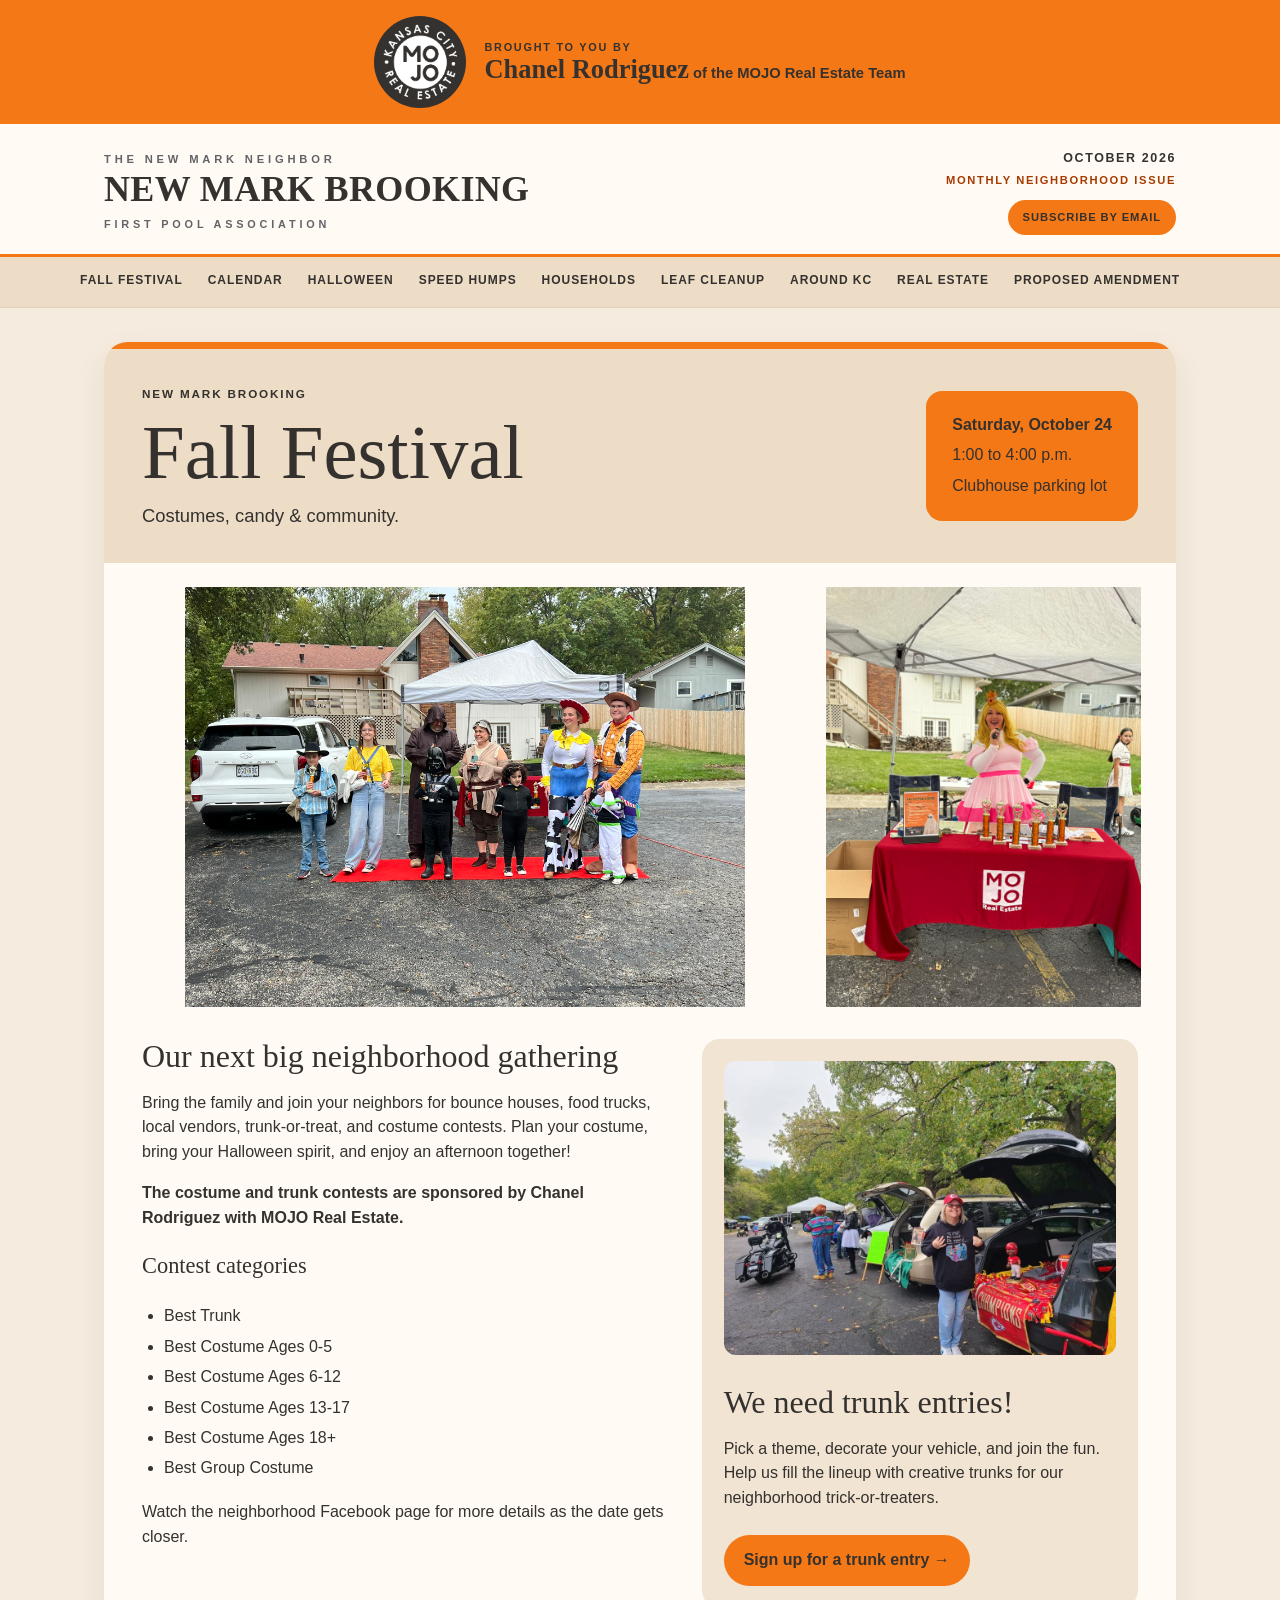
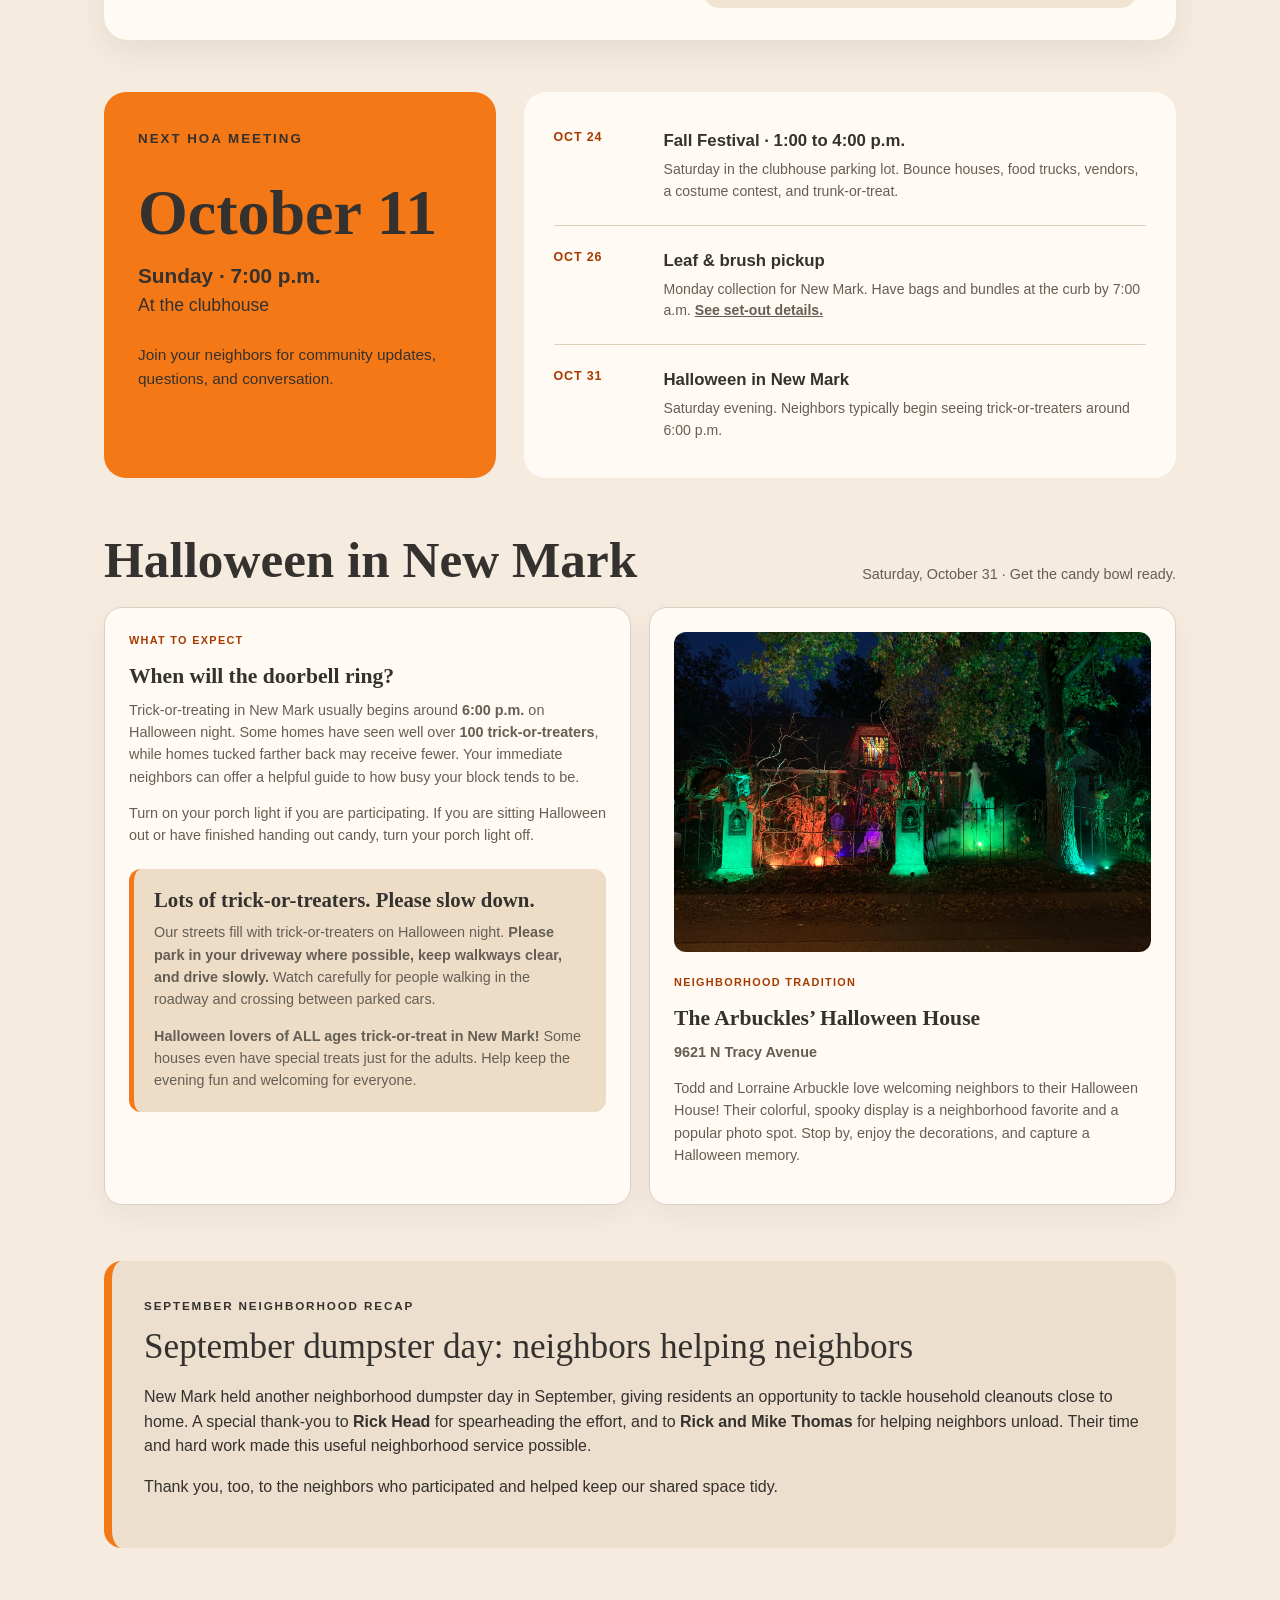
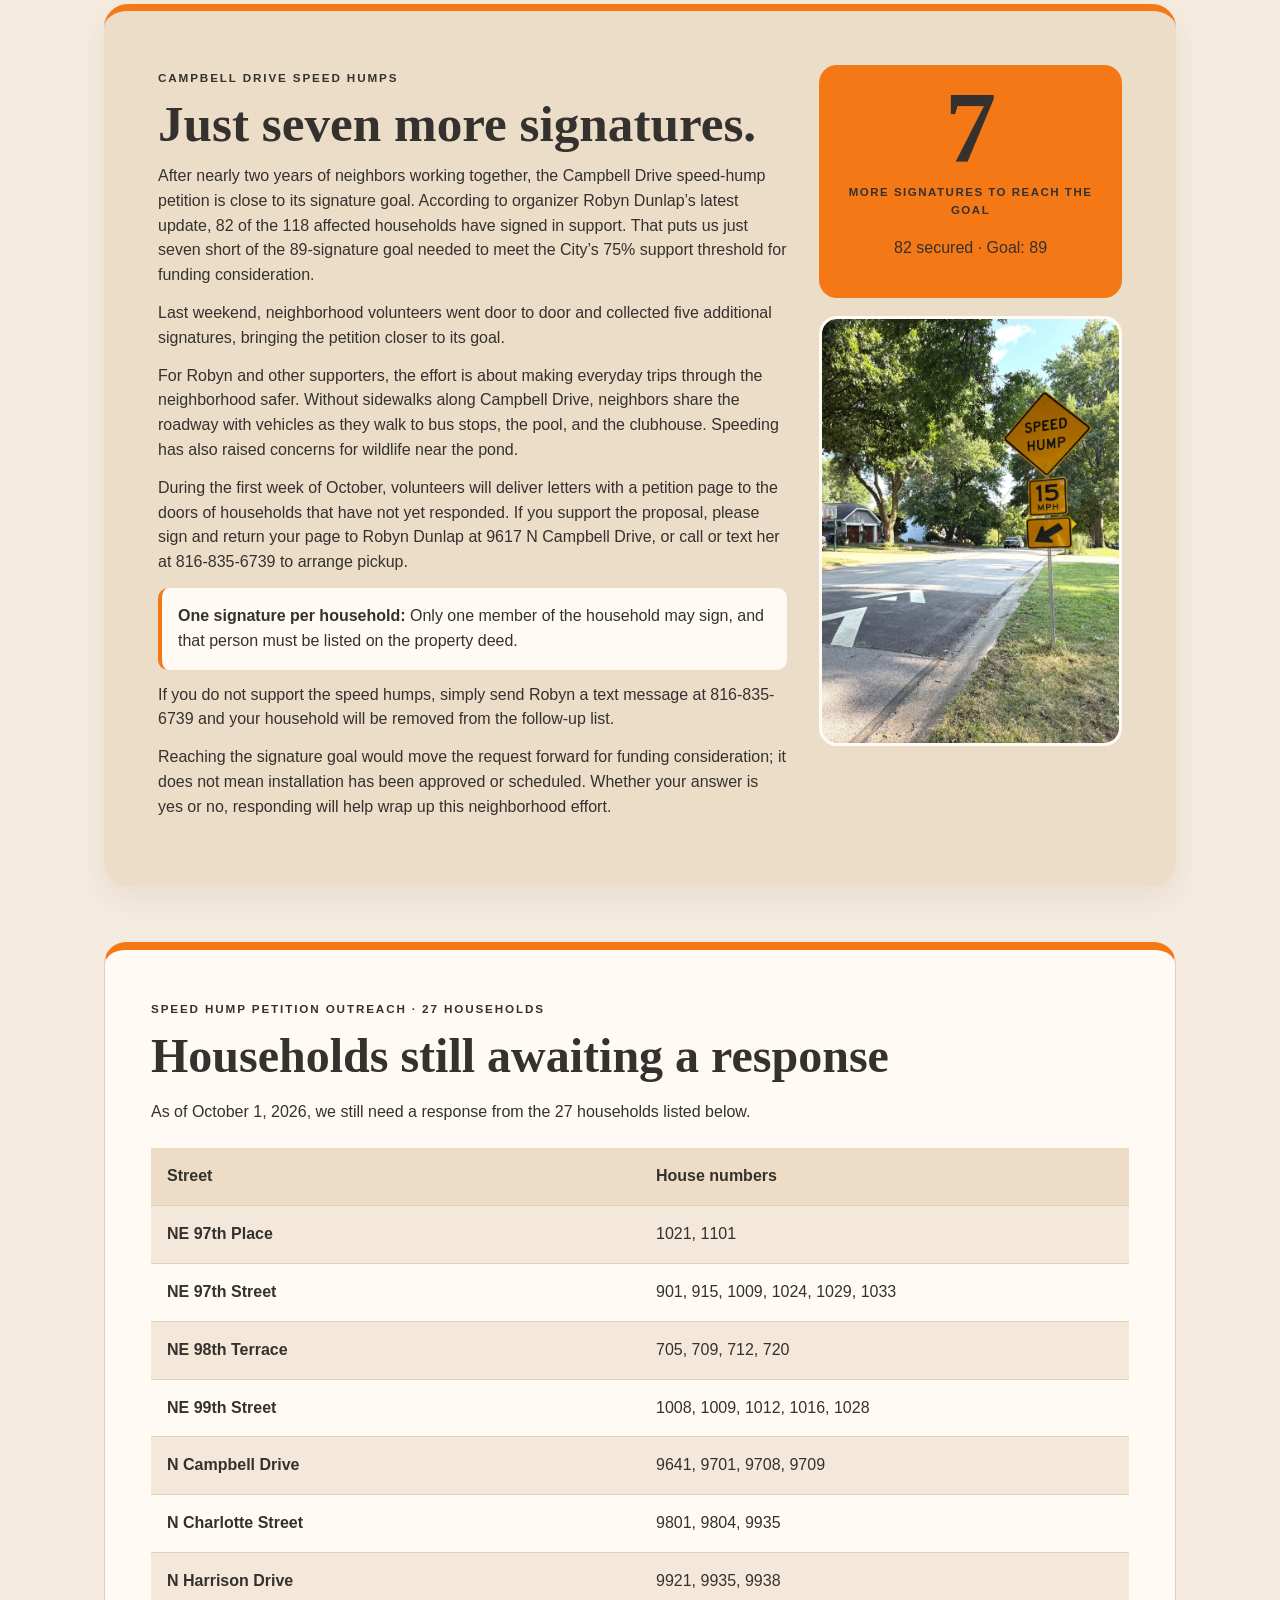
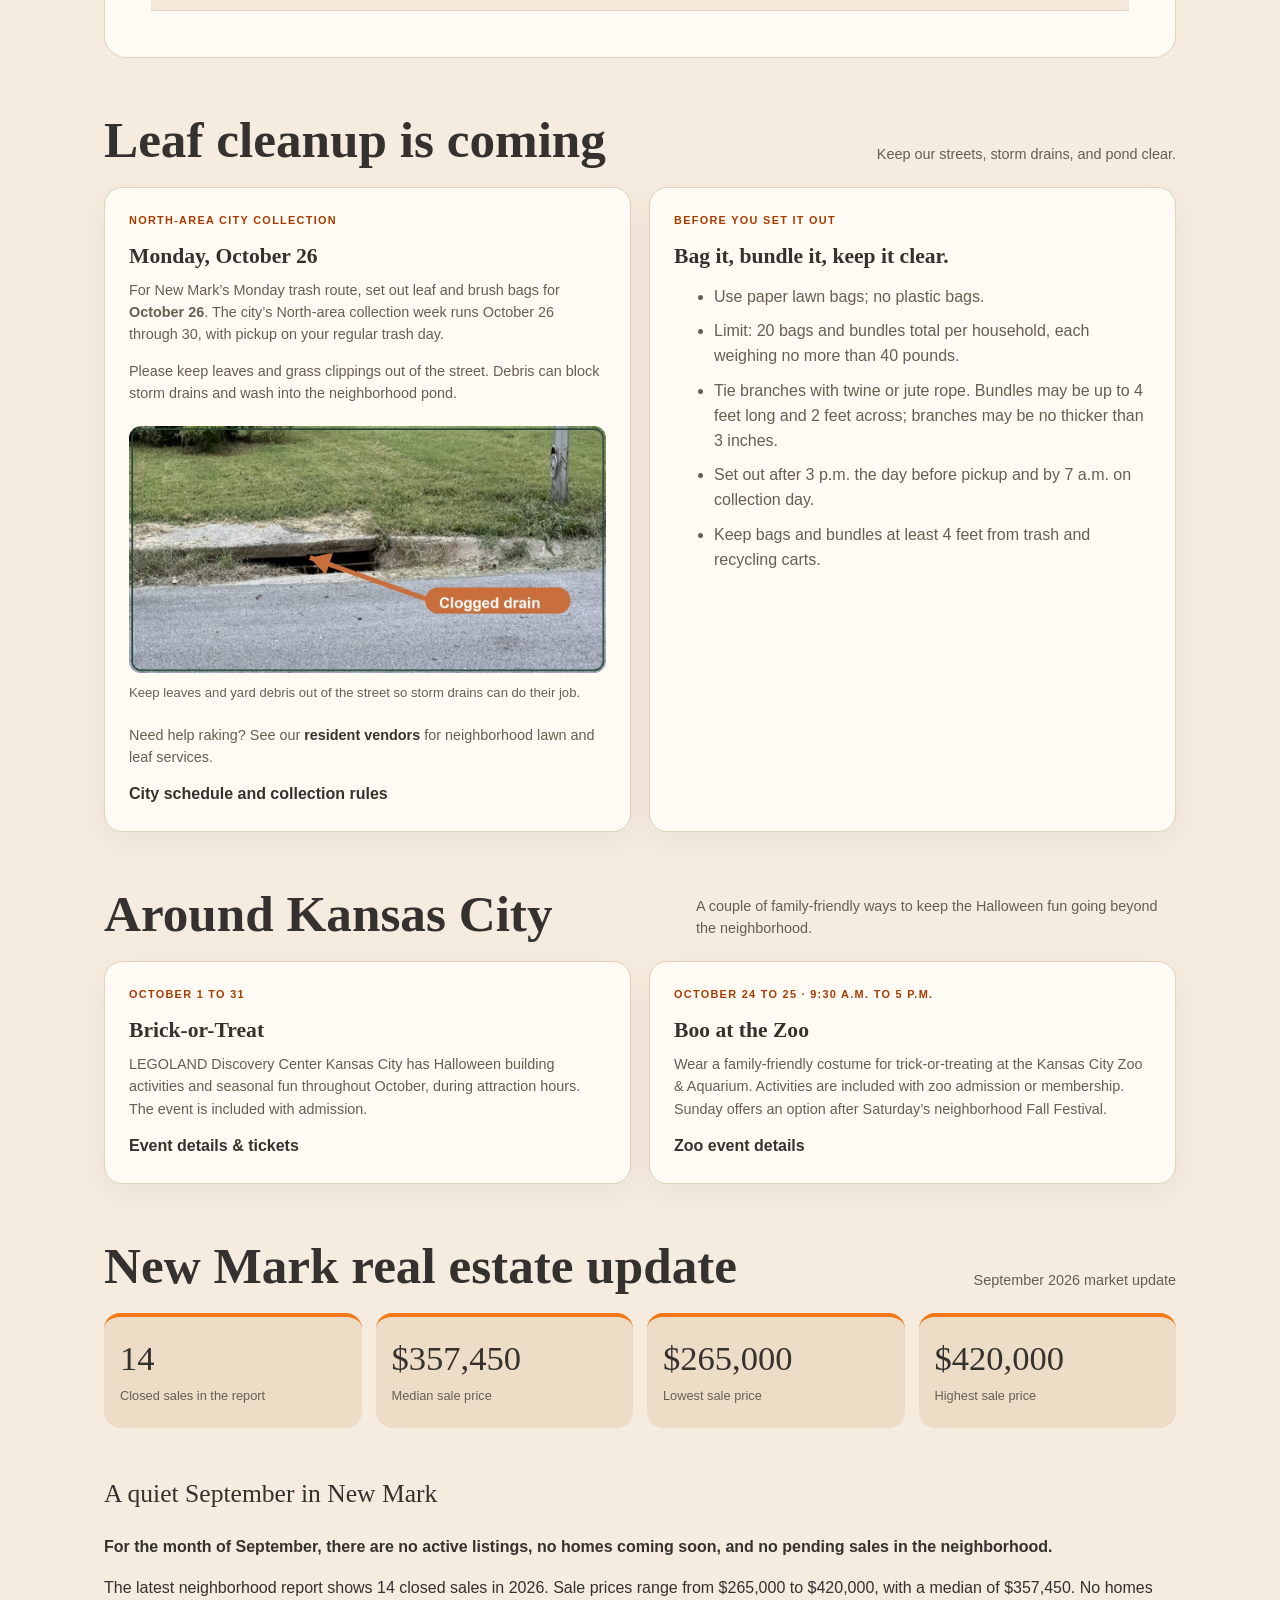
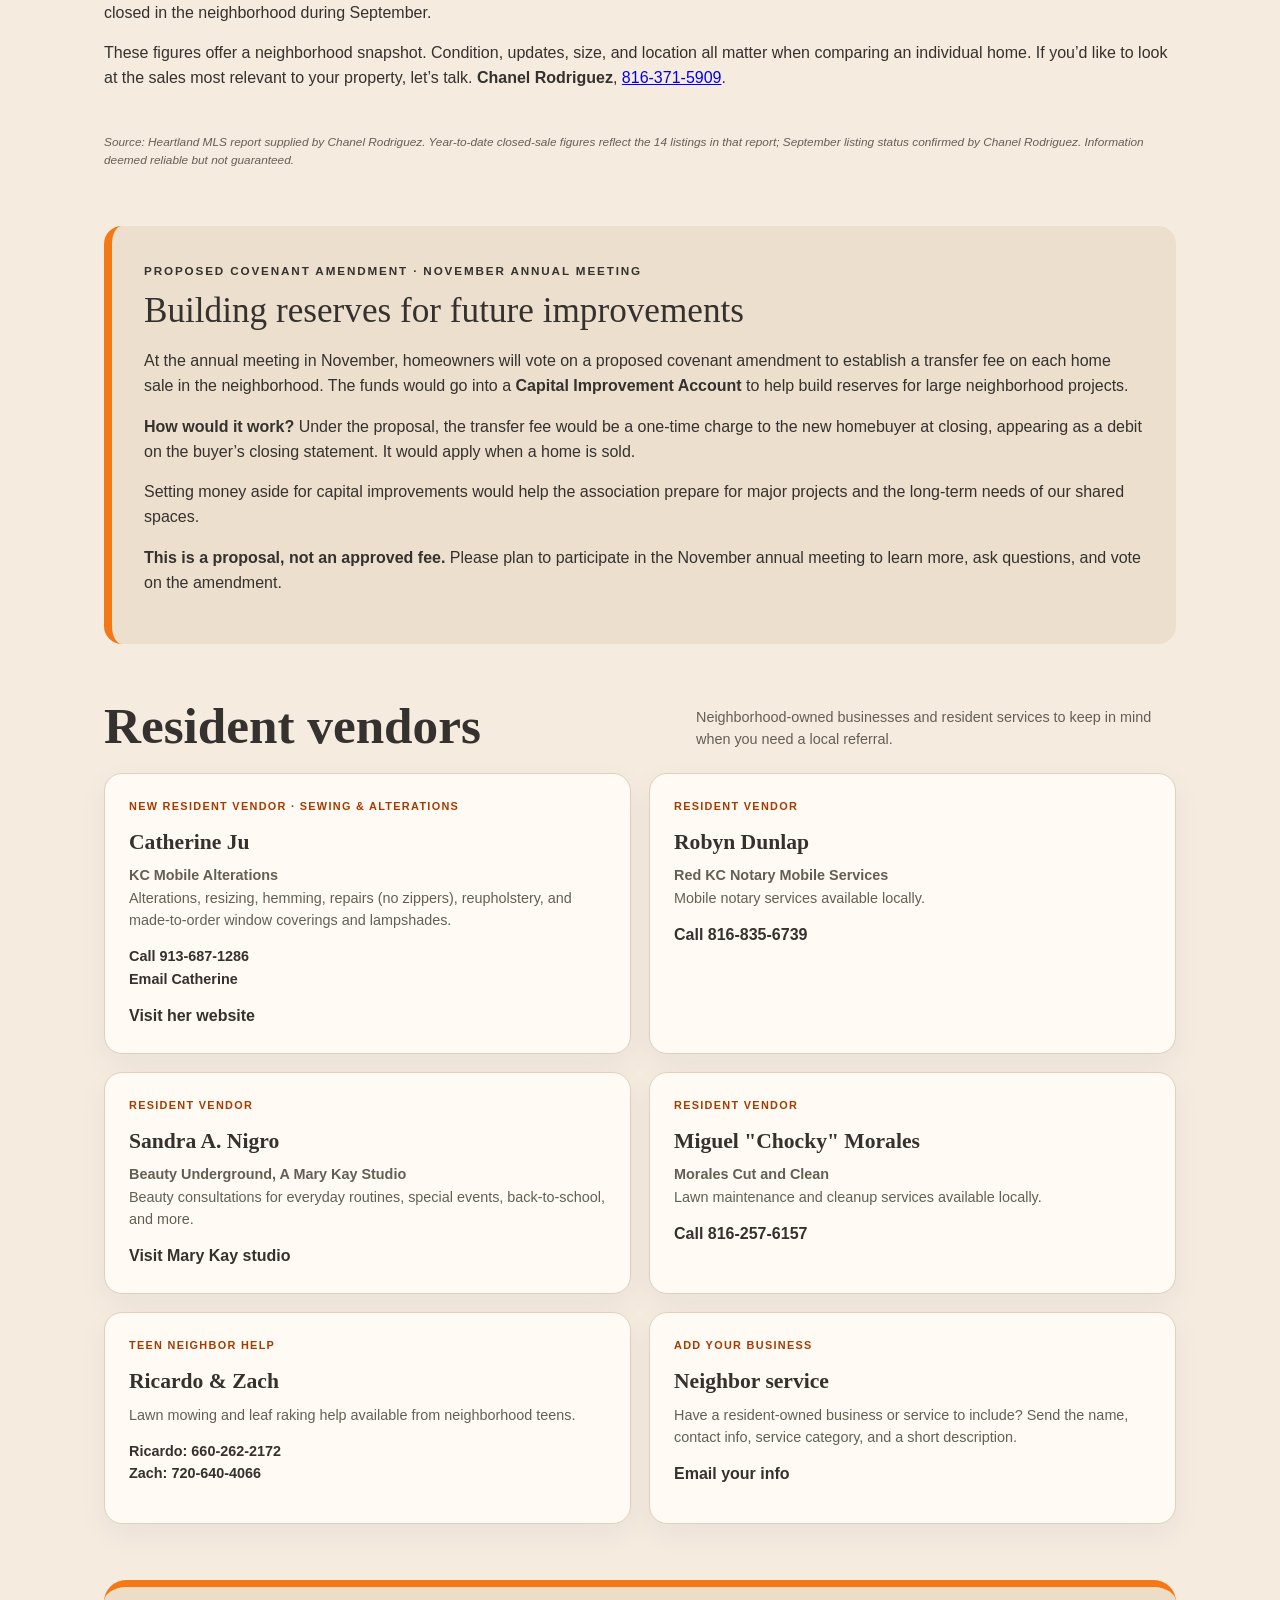
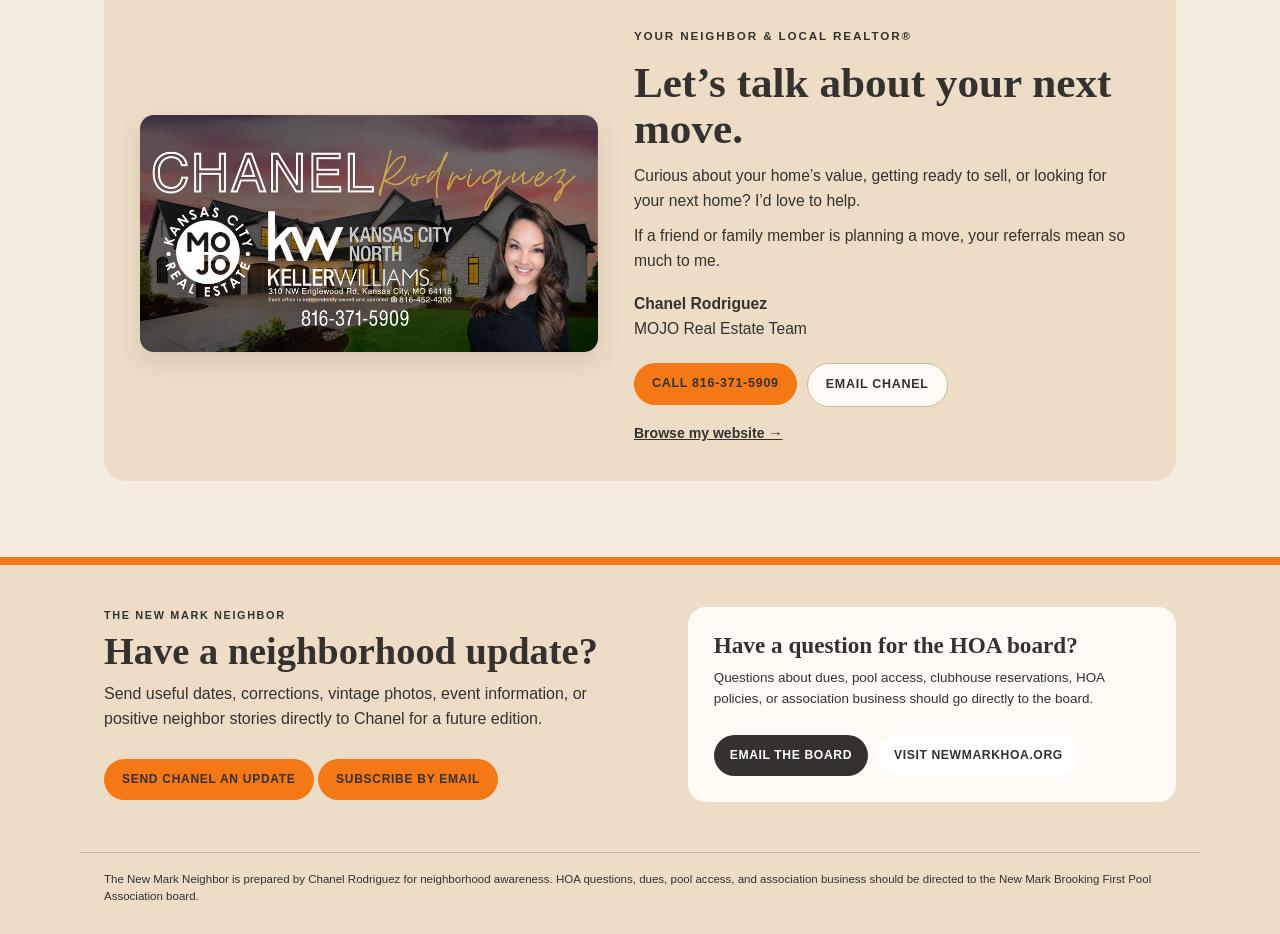
<file: october-2026.html>
<!doctype html><html lang="en"><head><meta charset="utf-8"><meta name="viewport" content="width=device-width,initial-scale=1"><title>The New Mark Neighbor | October 2026</title>
<style>
:root{--navy:#25483a;--sky:#d8e4cf;--coral:#c96f3d;--cream:#fbf4e8;--ink:#1f2d3f;--muted:#657083;--green:#526f4d;--white:#fff;--line:#e1d8c8;--shadow:0 18px 50px rgba(51,42,26,.14)}
*{box-sizing:border-box}html{scroll-behavior:smooth;scroll-padding-top:72px}body{margin:0;color:var(--ink);background:var(--cream);font-family:Arial,Helvetica,sans-serif;line-height:1.55}.skip-link{position:absolute;left:12px;top:-48px;z-index:20;background:#fff;color:var(--navy);padding:10px 14px;border-radius:999px;font-weight:900;text-decoration:none;box-shadow:var(--shadow)}.skip-link:focus{top:12px}a:focus-visible{outline:3px solid var(--coral);outline-offset:4px;border-radius:6px}.preview{background:#fff0cf;color:#4c3500;text-align:center;padding:10px 18px;font-size:.82rem;font-weight:800;letter-spacing:.03em;border-bottom:1px solid #e1be78}.masthead{background:var(--white)}.masthead-inner{max-width:1120px;margin:auto;padding:25px 24px 19px;display:flex;align-items:center;justify-content:space-between;gap:24px}.brand small{display:block;color:#947f69;font-size:.7rem;font-weight:800;letter-spacing:.34em;text-transform:uppercase;margin-bottom:3px}.brand strong{display:block;color:var(--navy);font-family:Georgia,serif;font-size:clamp(1.45rem,4vw,2.25rem);line-height:1.05;letter-spacing:.01em}.brand span{display:block;color:#947f69;font-size:.68rem;font-weight:800;letter-spacing:.35em;text-transform:uppercase;margin-top:7px}.issue{text-align:right;color:var(--navy);font-size:.78rem;font-weight:800;text-transform:uppercase;letter-spacing:.13em}.issue b{display:block;color:var(--coral);font-size:.7rem;margin-top:4px}.nav{background:var(--navy);color:white;position:sticky;top:0;z-index:10}.nav-inner{max-width:1120px;margin:auto;padding:0 24px;display:flex;gap:25px;overflow:auto;scroll-snap-type:x proximity}.nav a{color:white;text-decoration:none;font-size:.75rem;font-weight:800;text-transform:uppercase;letter-spacing:.08em;white-space:nowrap;padding:14px 0;border-bottom:3px solid transparent;scroll-snap-align:start}.nav a:hover{border-color:var(--coral)}.hero{max-width:1120px;margin:34px auto 0;padding:0 24px}.hero-card{min-height:480px;border-radius:25px;overflow:hidden;display:grid;grid-template-columns:1.08fr .92fr;background:var(--sky);box-shadow:var(--shadow)}.hero-copy{padding:clamp(34px,6vw,68px);display:flex;flex-direction:column;justify-content:center}.eyebrow{color:var(--navy);font-size:.73rem;font-weight:900;text-transform:uppercase;letter-spacing:.16em}.hero h1{margin:12px 0 15px;color:var(--navy);font-family:Georgia,serif;font-size:clamp(2.6rem,6vw,5.3rem);line-height:.94;letter-spacing:-.045em;max-width:690px}.hero p{font-size:1.06rem;max-width:610px;margin:0}.hero-image{background:linear-gradient(180deg,rgba(24,52,95,.03),rgba(24,52,95,.24)),url('august-bus-stop-watercolor.jpg') center/cover no-repeat;position:relative}.hero-image:after{content:'BACK TO SCHOOL • BUS STOPS • SLOW DOWN';position:absolute;bottom:26px;left:26px;right:26px;color:#fff;font-size:.68rem;font-weight:900;letter-spacing:.14em;text-shadow:0 2px 12px rgba(0,0,0,.4)}main{max-width:1120px;margin:auto;padding:52px 24px 76px}.section-head{display:flex;align-items:end;justify-content:space-between;gap:20px;margin-bottom:22px}.section-head h2{margin:0;color:var(--navy);font-family:Georgia,serif;font-size:clamp(2rem,4vw,3.2rem);line-height:1}.section-head p{margin:0;max-width:480px;color:var(--muted);font-size:.9rem}.glance{display:grid;grid-template-columns:repeat(3,1fr);gap:18px;margin-bottom:56px}.card{background:#fff;border:1px solid var(--line);border-radius:18px;padding:25px;box-shadow:0 10px 30px rgba(51,42,26,.06)}.card .num{display:block;color:var(--coral);font-size:.68rem;font-weight:900;letter-spacing:.13em;margin-bottom:25px}.card h3{color:var(--navy);font-family:Georgia,serif;font-size:1.45rem;line-height:1.08;margin:0 0 10px}.card p{margin:0;color:var(--muted);font-size:.92rem}.feature{display:grid;grid-template-columns:1fr 1fr;border-radius:24px;overflow:hidden;background:var(--navy);color:#fff;box-shadow:var(--shadow);margin-bottom:56px}.feature-image{min-height:430px;background:url('august-pool-photo.jpg') center/cover no-repeat}.feature-copy{padding:clamp(35px,6vw,65px);display:flex;flex-direction:column;justify-content:center}.feature .eyebrow{color:var(--sky)}.feature h2{font-family:Georgia,serif;font-size:clamp(2.2rem,4vw,3.65rem);line-height:1;margin:10px 0 16px}.feature p{color:#e4ecdf;margin:0 0 24px}.pill{display:inline-block;align-self:flex-start;background:var(--coral);color:#fff;text-decoration:none;border-radius:999px;padding:11px 18px;font-size:.78rem;font-weight:900;letter-spacing:.06em;text-transform:uppercase}.calendar{display:grid;grid-template-columns:.75fr 1.25fr;gap:28px;margin-bottom:56px}.date-panel{background:var(--coral);color:#fff;border-radius:22px;padding:34px}.date-panel small{font-weight:900;letter-spacing:.15em;text-transform:uppercase}.date-panel strong{display:block;font-family:Georgia,serif;font-size:4.5rem;line-height:.95;margin:50px 0 8px}.date-panel p{margin:0}.events{background:#fff;border-radius:22px;padding:14px 30px}.event{display:grid;grid-template-columns:92px 1fr;gap:18px;padding:22px 0;border-bottom:1px solid var(--line)}.event:last-child{border:0}.event time{color:var(--coral);font-weight:900;font-size:.78rem;text-transform:uppercase;letter-spacing:.07em}.event h3{margin:0 0 5px;color:var(--navy);font-size:1.05rem}.event p{margin:0;color:var(--muted);font-size:.88rem}.garden{display:grid;grid-template-columns:.72fr 1.28fr;gap:0;background:var(--sky);border-radius:24px;overflow:hidden;margin-bottom:56px}.garden-image{min-height:460px;background:url('august-garden-tomatillo.jpg') center/cover no-repeat}.garden-copy{padding:clamp(35px,6vw,70px);align-self:center}.garden h2{font-family:Georgia,serif;color:var(--navy);font-size:clamp(2.2rem,4vw,3.5rem);line-height:1;margin:10px 0 16px}.garden p{margin:0 0 18px}.market{background:#fff;border-left:8px solid var(--coral);border-radius:18px;padding:35px 38px;display:grid;grid-template-columns:1fr 1.4fr;gap:38px;align-items:center}.market h2{color:var(--navy);font-family:Georgia,serif;font-size:2.5rem;line-height:1;margin:7px 0 12px}.market-note{color:var(--muted);font-size:.84rem}.stats{display:grid;grid-template-columns:repeat(4,1fr);gap:12px}.stat{background:var(--cream);border-radius:14px;padding:18px}.stat b{display:block;color:var(--navy);font-size:clamp(1.18rem,2vw,1.55rem);line-height:1.05}.stat span{font-size:.74rem;color:var(--muted);text-transform:uppercase;font-weight:800;letter-spacing:.05em}footer{background:var(--navy);color:#fff}.footer-inner{max-width:1120px;margin:auto;padding:50px 24px;display:grid;grid-template-columns:1.4fr 1fr;gap:50px}.footer-inner h2{font-family:Georgia,serif;font-size:2rem;margin:0 0 10px}.footer-inner p{color:#d9e3dd;margin:0}.contact{display:grid;gap:8px;align-content:center}.contact a{color:#fff;text-decoration:none;font-weight:800}.fineprint{max-width:1120px;margin:auto;padding:18px 24px 28px;border-top:1px solid rgba(255,255,255,.15);color:#c4d0cc;font-size:.72rem}.coral-line{height:8px;background:var(--coral)}
@media(max-width:780px){.issue{display:none}.hero-card,.feature,.calendar,.garden,.market,.footer-inner{grid-template-columns:1fr}.hero-image{min-height:260px;order:-1}.hero-copy{padding:34px 28px}.glance{grid-template-columns:1fr}.feature-image{min-height:300px}.calendar{gap:16px}.date-panel strong{margin-top:20px}.market{padding:28px}.stats{grid-template-columns:1fr}.garden-image{min-height:330px}.nav-inner{gap:18px}.section-head{display:block}.section-head p{margin-top:10px}}
@media print{.preview,.nav{display:none}body{background:#fff}.hero-card,.card,.feature{box-shadow:none}}
</style>
<style>
.header-subscribe{display:inline-block;margin-top:10px;background:var(--coral);color:#fff;text-decoration:none;border-radius:999px;padding:9px 15px;font-size:.7rem;font-weight:900;letter-spacing:.08em;text-transform:uppercase}
.header-subscribe:hover{background:#ff7a60}
@media(max-width:780px){.masthead-inner{display:block}.issue{display:block;text-align:left;margin-top:16px}.header-subscribe{margin-top:8px}}
.market-highlight{grid-column:1/-1;background:#e7f3f6;border-radius:14px;padding:20px 22px;border-left:4px solid var(--navy)}
.market-highlight strong{display:block;color:var(--navy);font-family:Georgia,serif;font-size:1.25rem;margin-bottom:5px}
.market-highlight p{margin:0;color:#3f4c5f;font-size:.9rem}
.market-monthly{grid-column:1/-1;margin:0;background:var(--navy);color:#fff;border-radius:14px;padding:18px 22px;font-size:1.02rem;font-weight:900;letter-spacing:.02em}
.hero-image{background-image:linear-gradient(180deg,rgba(9,38,108,.03),rgba(9,38,108,.34)),url('september-diving-board.jpg');background-position:center 45%;background-size:cover}
.hero-image:after{content:'LAST SPLASHES • FALL DATES • SEPTEMBER NOTES'}
.hero.solstice h1{font-size:clamp(2.55rem,5vw,4.35rem);line-height:.98}
.hero.solstice p{font-size:1rem;line-height:1.6}
.market-gallery{grid-column:1/-1}
.market-gallery h3{margin:2px 0 5px;color:var(--navy);font-family:Georgia,serif;font-size:1.75rem}
.market-gallery-intro{margin:0 0 14px;color:var(--muted);font-size:.82rem}.source-note{margin:14px 0 0;color:var(--muted);font-size:.74rem;font-style:italic}
.listing-grid{display:grid;grid-template-columns:repeat(auto-fit,minmax(240px,1fr));gap:14px}
.listing-card{overflow:hidden;background:var(--cream);border:1px solid var(--line);border-top:5px solid var(--sky);border-radius:14px}
.listing-card img{display:block;width:100%;height:130px;object-fit:cover}
.listing-art{height:180px;background-repeat:no-repeat;background-size:cover;background-position:center;border-bottom:1px solid var(--line)}
.art-9700{background-image:url('july-9700-charlotte-watercolor.jpg')}
.art-10003{background-image:url('july-10003-charlotte-watercolor.jpg')}
.art-1115{background-image:url('july-1115-96th-watercolor.jpg')}
.art-1101{background-image:url('july-1101-96th-watercolor.jpg')}
.art-9927{background-image:url('september-9927-harrison-watercolor.png')}
.listing-copy{padding:14px}
.listing-status{display:block;color:var(--coral);font-size:.65rem;font-weight:900;letter-spacing:.1em;text-transform:uppercase;margin-bottom:5px}
.listing-copy h4{margin:0 0 3px;color:var(--navy);font-family:Georgia,serif;font-size:1.03rem;line-height:1.15}
.listing-price{margin:0 0 2px;color:var(--ink);font-size:.8rem;font-weight:800}
.listing-dom{margin:0 0 10px;color:var(--muted);font-size:.72rem;font-weight:700}
.listing-note{margin:0 0 10px;color:var(--navy);font-size:.72rem;font-weight:800;line-height:1.35}
.listing-credit{margin:0;color:var(--muted);font-size:.68rem;line-height:1.35}
.pill-row{display:flex;flex-wrap:wrap;gap:10px}
.pill.secondary{background:var(--sky);color:var(--navy)}
.nav-inner{scrollbar-width:none}
.nav-inner::-webkit-scrollbar{display:none}
.card a,.event a,.traffic-update a,.real-estate-cta a{color:inherit;font-weight:800}
.traffic-update{margin:0 0 56px;background:var(--navy);color:#fff;border-radius:24px;padding:clamp(30px,5vw,54px);display:grid;grid-template-columns:minmax(0,1.35fr) minmax(260px,.65fr);gap:32px;align-items:stretch;box-shadow:var(--shadow)}
.traffic-visual{display:grid;grid-template-rows:auto 1fr;gap:18px}
.traffic-count{text-align:center;padding:22px;border-radius:18px;background:rgba(255,255,255,.08);border:1px solid rgba(255,255,255,.14)}
.traffic-count b{display:block;color:var(--sky);font-family:Georgia,serif;font-size:clamp(4.2rem,8vw,6.5rem);line-height:.8}
.traffic-count span{display:block;margin-top:15px;font-size:.72rem;font-weight:900;letter-spacing:.13em;text-transform:uppercase}
.traffic-copy .eyebrow{color:var(--sky)}
.traffic-copy h2{font-family:Georgia,serif;font-size:clamp(2rem,4vw,3.25rem);line-height:1;margin:8px 0 15px}
.traffic-copy p{margin:0 0 13px;color:#d8e8f1}
.traffic-note{padding:13px 16px;border-radius:10px;background:rgba(139,200,220,.16);font-size:.84rem}
.traffic-streets{display:grid;grid-template-columns:repeat(2,minmax(0,1fr));gap:9px 16px;margin-top:18px;padding:16px;border-radius:14px;background:rgba(255,255,255,.08);font-size:.78rem;color:#d8e8f1}
.traffic-streets div{overflow-wrap:anywhere}
.traffic-streets strong{color:#fff}
.traffic-photo{min-height:320px;border-radius:18px;background:url('august-speed-hump-photo.jpg') center/cover no-repeat;border:1px solid rgba(255,255,255,.18);box-shadow:0 16px 34px rgba(0,0,0,.18)}
.real-estate-cta{margin:26px 0 0;background:var(--coral);color:#fff;border-radius:22px;padding:28px 34px;display:grid;grid-template-columns:minmax(360px,1.05fr) .8fr auto;align-items:center;gap:28px}
.cta-photo{width:100%;min-height:215px;border-radius:18px;background-image:url('chanel-mojo-card.jpg');background-size:cover;background-position:center;background-repeat:no-repeat;box-shadow:0 12px 26px rgba(8,35,73,.18);border:3px solid rgba(255,255,255,.45)}
.real-estate-cta h2{font-family:Georgia,serif;font-size:clamp(1.7rem,3vw,2.45rem);line-height:1.05;margin:0 0 7px}
.real-estate-cta p{margin:0}
.cta-actions{display:flex;flex-direction:column;gap:10px;min-width:185px}
.real-estate-cta .pill{background:#fff;color:var(--navy);white-space:nowrap;text-align:center}
.real-estate-cta .pill.secondary{background:var(--navy);color:#fff}
.footer-inner.footer-profile{grid-template-columns:1.05fr .95fr;gap:44px;align-items:start}
.chanel-photo{width:210px;height:235px;border-radius:20px;background-image:url('chanel-profile-source.png');background-size:685px 969px;background-position:right bottom;background-repeat:no-repeat;box-shadow:0 14px 30px rgba(0,0,0,.2);border:3px solid rgba(255,255,255,.2)}
.footer-kicker{display:block;color:var(--sky);font-size:.68rem;font-weight:900;letter-spacing:.15em;text-transform:uppercase;margin-bottom:8px}
.footer-news h2{font-size:clamp(1.9rem,3vw,2.65rem);line-height:1.05}
.footer-news p{margin-bottom:18px}
.footer-button{display:inline-block;background:var(--coral);color:#fff;text-decoration:none;border-radius:999px;padding:11px 18px;font-size:.75rem;font-weight:900;letter-spacing:.06em;text-transform:uppercase}
.footer-realty{margin-top:21px!important;font-size:.82rem}
.footer-realty a{color:#fff;font-weight:900}
.board-box{background:rgba(255,255,255,.09);border:1px solid rgba(255,255,255,.14);border-radius:18px;padding:25px}
.board-box h3{font-family:Georgia,serif;font-size:1.45rem;line-height:1.1;margin:0 0 10px}
.board-box p{font-size:.84rem;margin-bottom:17px}
.board-box a{display:block;color:#fff;font-weight:800;text-decoration:none;margin-top:7px;overflow-wrap:anywhere}
@media(max-width:900px){.listing-grid{grid-template-columns:repeat(2,1fr)}}
.date-panel p{font-size:1.1rem}
.sponsor-bar{background:var(--navy);color:#fff;display:flex;align-items:center;justify-content:center;gap:18px;padding:16px 22px;border-bottom:4px solid var(--coral);box-shadow:0 8px 24px rgba(7,28,66,.12);text-align:left}.sponsor-logo{width:92px;height:92px;object-fit:contain}.sponsor-bar small{display:block;color:var(--sky);font-size:.68rem;font-weight:900;letter-spacing:.16em;text-transform:uppercase}.sponsor-bar strong{display:inline;color:#fff;font-family:Georgia,serif;font-size:1.65rem;line-height:1}.sponsor-bar span{color:#fff;font-size:.92rem;font-weight:800}

.local-roundup,.resident-vendors,.dumpster,.community-moments,.tree-health,.school-safety{margin-bottom:56px}
.roundup-grid{display:grid;grid-template-columns:repeat(2,1fr);gap:18px}.vendor-grid{display:grid;grid-template-columns:repeat(2,1fr);gap:18px}
.roundup-card,.vendor-card{background:#fff;border:1px solid var(--line);border-radius:18px;padding:24px;box-shadow:0 10px 30px rgba(8,35,73,.05)}
.roundup-card .tag,.vendor-card .tag{display:block;color:var(--coral);font-size:.68rem;font-weight:900;letter-spacing:.12em;text-transform:uppercase;margin-bottom:16px}
.roundup-card h3,.vendor-card h3{color:var(--navy);font-family:Georgia,serif;font-size:1.35rem;line-height:1.1;margin:0 0 10px}
.roundup-card p,.vendor-card p{margin:0 0 14px;color:var(--muted);font-size:.9rem}
.roundup-card a,.vendor-card a{color:var(--navy);font-weight:900;text-decoration:none}
.board-actions{display:flex;flex-wrap:wrap;gap:10px;margin-top:18px}
.board-box a.board-button{display:inline-block;background:var(--coral);color:#fff;border-radius:999px;padding:11px 16px;font-size:.76rem;font-weight:900;letter-spacing:.05em;text-transform:uppercase}
.moments-grid{display:grid;grid-template-columns:1.2fr .8fr;gap:18px}
.moment-card{position:relative;min-height:280px;border-radius:22px;overflow:hidden;background:#dbe8e7 center/cover no-repeat;box-shadow:var(--shadow)}
.moment-card.large{min-height:420px;background-image:linear-gradient(180deg,rgba(24,52,95,.02),rgba(24,52,95,.32)),url('september-back-to-school-pool.jpg')}
.moment-card.grill{background-image:linear-gradient(180deg,rgba(24,52,95,.02),rgba(24,52,95,.38)),url('september-grill-volunteers.jpg');background-position:center 24%}
.moment-card.movie{background-image:linear-gradient(180deg,rgba(24,52,95,.02),rgba(24,52,95,.48)),url('september-dive-in-movie.jpg')}
.moment-stack{display:grid;gap:18px}
.moment-caption{position:absolute;left:20px;right:20px;bottom:18px;color:#fff;text-shadow:0 2px 12px rgba(0,0,0,.55)}
.moment-caption strong{display:block;font-family:Georgia,serif;font-size:1.35rem;line-height:1.05}
.moment-caption span{display:block;margin-top:4px;font-size:.72rem;font-weight:900;letter-spacing:.12em;text-transform:uppercase}
.school-safety-card{display:grid;grid-template-columns:.78fr 1.22fr;gap:0;background:#fff;border:1px solid var(--line);border-radius:24px;overflow:hidden;box-shadow:var(--shadow)}
.school-safety-image{min-height:380px;background:linear-gradient(180deg,rgba(37,72,58,.02),rgba(37,72,58,.2)),url('august-bus-stop-watercolor.jpg') center/cover no-repeat}
.school-safety-copy{padding:clamp(30px,5vw,54px);align-self:center}
.school-safety-copy h2{font-family:Georgia,serif;color:var(--navy);font-size:clamp(2rem,4vw,3.15rem);line-height:1;margin:10px 0 14px}
.school-safety-copy p{margin:0 0 14px;color:var(--muted)}
.school-safety-times{display:grid;grid-template-columns:repeat(2,1fr);gap:12px;margin-top:20px}
.school-safety-times div{background:var(--cream);border-radius:16px;padding:18px;border-left:4px solid var(--coral)}
.school-safety-times strong{display:block;color:var(--navy);font-family:Georgia,serif;font-size:1.2rem;line-height:1}
.school-safety-times span{display:block;margin-top:5px;color:var(--muted);font-size:.82rem;font-weight:800;text-transform:uppercase;letter-spacing:.06em}
.tree-card{background:#fff;border:1px solid var(--line);border-radius:24px;padding:clamp(30px,5vw,52px);box-shadow:var(--shadow);display:grid;grid-template-columns:1fr 1fr;gap:28px;align-items:stretch;border-top:8px solid var(--green)}
.tree-card h2{font-family:Georgia,serif;color:var(--navy);font-size:clamp(2rem,4vw,3.25rem);line-height:1;margin:10px 0 14px}
.tree-card p{margin:0 0 14px;color:var(--muted)}
.drain-photo{min-height:315px;border-radius:20px;overflow:hidden;background:url('september-storm-drain-crop.jpg') center/cover no-repeat;box-shadow:0 12px 28px rgba(37,72,58,.13);margin-bottom:0}
.tree-details{display:grid;gap:14px}
.tree-details.compact{grid-template-columns:1fr 1fr;align-content:start}
.tree-details.compact .tree-note:first-child{grid-column:1/-1}
.tree-note{background:var(--cream);border-radius:18px;padding:20px;border-left:4px solid var(--green)}
.tree-note h3{margin:0 0 8px;color:var(--navy);font-family:Georgia,serif;font-size:1.25rem}
.tree-note ul{margin:0;padding-left:20px;color:var(--muted);font-size:.9rem}
.tree-note a{color:var(--navy);font-weight:900;text-decoration:none}
.dumpster-card{background:#fff;border:1px solid var(--line);border-radius:24px;padding:clamp(28px,5vw,46px);box-shadow:var(--shadow);display:grid;grid-template-columns:.9fr 1.1fr;gap:32px;align-items:start;border-left:8px solid var(--coral)}
.dumpster-intro{display:block}
.dumpster-icon{width:88px;height:88px;border-radius:22px;background:var(--navy);display:grid;place-items:center;color:#fff;box-shadow:0 16px 32px rgba(24,52,95,.22)}
.dumpster-rules .dumpster-icon{width:100%;height:165px;margin-top:22px}
.dumpster-icon svg{width:58px;height:58px}.dumpster-rules .dumpster-icon svg{width:104px;height:104px}
.dumpster-card h2{font-family:Georgia,serif;color:var(--navy);font-size:clamp(2rem,4vw,3.2rem);line-height:1;margin:10px 0 14px}
.dumpster-card p{margin:0 0 14px;color:var(--muted)}
.dumpster-rules{background:var(--cream);border-radius:18px;padding:22px}
.dumpster-rules h3{margin:0 0 10px;color:var(--navy);font-family:Georgia,serif;font-size:1.35rem}
.dumpster-rules ul{margin:0;padding-left:20px;color:var(--muted);columns:2;column-gap:28px;font-size:.87rem}
.dumpster-rules li{break-inside:avoid;margin-bottom:4px}
.board-box a.board-button.secondary{background:#fff;color:var(--navy)}
@media(max-width:900px){.footer-inner.footer-profile{grid-template-columns:1fr}.real-estate-cta{grid-template-columns:1fr}.cta-actions{flex-direction:row;flex-wrap:wrap}.cta-photo{min-height:240px}.traffic-streets{grid-template-columns:1fr}}
@media(max-width:780px){.traffic-update,.dumpster-card,.moments-grid,.tree-card,.school-safety-card,.tree-details.compact{grid-template-columns:1fr}.dumpster-rules ul{columns:1}.traffic-count{padding:22px}.real-estate-cta{grid-template-columns:1fr}.real-estate-cta .pill{margin-top:0}.cta-photo{min-height:210px}.footer-inner.footer-profile{grid-template-columns:1fr}.roundup-grid,.vendor-grid{grid-template-columns:1fr}.school-safety-times{grid-template-columns:1fr}.school-safety-image{min-height:300px}.drain-photo{min-height:250px}.sponsor-bar{justify-content:flex-start;padding:12px 18px;gap:12px}.sponsor-logo{width:70px;height:70px;flex:0 0 70px}.sponsor-bar small{font-size:.58rem;letter-spacing:.13em}.sponsor-bar strong{font-size:clamp(1.1rem,7vw,1.55rem)}.sponsor-bar span{display:block;font-size:.8rem}.masthead-inner{padding:22px 24px 17px}.brand small{letter-spacing:.25em}.brand span{letter-spacing:.22em}.nav:after{display:none}.nav-inner{padding-right:24px}.date-panel strong{font-size:4rem}.event{grid-template-columns:74px 1fr}.events{padding:10px 22px}.market h2{font-size:2.1rem}.market-monthly{font-size:1rem}.hero{margin-top:28px}.hero-card{min-height:0}.hero-image{min-height:310px}.hero-copy{padding:32px 28px 38px}.hero.solstice h1{font-size:clamp(2.45rem,12vw,3.4rem)}}
@media(max-width:560px){.listing-grid{grid-template-columns:1fr}.listing-card img{height:190px}main{padding-left:18px;padding-right:18px}.hero{padding:0 18px}.card,.roundup-card,.vendor-card{padding:22px}.feature-copy,.garden-copy{padding:32px 26px}.feature-image{min-height:315px;background-position:center}.traffic-update{padding:30px 24px}.traffic-count b{font-size:5.5rem}.cta-actions{flex-direction:column}.cta-actions .pill{width:100%;text-align:center}.footer-inner{padding-left:18px;padding-right:18px}.board-box{padding:22px}.fineprint{padding-left:18px;padding-right:18px}}
</style>
<style>
:root{--navy:#693419;--sky:#f9dfbc;--coral:#b84b14;--cream:#fff8ee;--ink:#332c26;--muted:#6f6257;--green:#697046;--line:#ead8c2}
.hero-card{grid-template-columns:1.2fr .8fr;min-height:390px}.october-date{display:flex;flex-direction:column;align-items:center;justify-content:center;background:var(--coral);color:white;padding:40px;text-align:center}.october-date b{font-family:Georgia,serif;font-size:8rem;line-height:1.1}.october-date span{font-weight:800;letter-spacing:.15em;text-transform:uppercase}.october-date p{margin-top:12px}.traffic-copy p{color:#fff3e7}.tracker{background:white;border-radius:22px;border:1px solid var(--line);padding:clamp(24px,5vw,46px)}.tracker h2{font-family:Georgia,serif;color:var(--navy);font-size:clamp(2rem,4vw,3rem);line-height:1.05;margin:10px 0 18px}.tracker table{width:100%;border-collapse:collapse;margin-top:24px}.tracker th,.tracker td{text-align:left;padding:16px;border-bottom:1px solid var(--line)}.tracker th{color:var(--navy);width:42%}.tracker tr:nth-child(odd){background:var(--cream)}.draft-note{font-size:.82rem;color:var(--muted);margin-top:24px}@media(max-width:780px){.hero-card{grid-template-columns:1fr}.october-date{padding:24px}.october-date b{font-size:5rem}.tracker th,.tracker td{padding:12px 8px}.tracker th{width:45%}}
</style><style id="october-halloween-revision">
:root{--navy:#202024;--sky:#ffe5cf;--coral:#f57816;--cream:#fff;--ink:#202024;--muted:#59595f;--green:#202024;--line:#e5e5e8;--shadow:0 18px 45px rgba(20,20,25,.09)}
body{background:#fafafa}.brand small,.brand span{color:#626268}.issue b{color:#a63b00}
.preview{background:#fff;color:#59595f;border-bottom:1px solid #e5e5e8}
.sponsor-bar{background:var(--coral);border-bottom:0;color:var(--ink)}
.sponsor-bar strong,.sponsor-bar span,.sponsor-bar small{color:var(--ink)}
.sponsor-logo{background:var(--navy);border-radius:50%;padding:8px}
.nav{background:var(--coral)}.nav a{color:var(--ink)}.nav a:hover{border-color:var(--ink)}
.header-subscribe{background:var(--coral);color:var(--ink)}.header-subscribe:hover{background:#ff923e}
.hero-card{background:#fff;border:2px solid var(--coral)}.hero-copy{background:#fff6ef}
.october-date{color:var(--ink);background:var(--coral)}
.traffic-update{background:var(--coral);color:var(--ink)}
.traffic-copy .eyebrow,.traffic-copy p,.traffic-count b{color:var(--ink)}
.traffic-count{background:#fff;border:0}.traffic-visual{grid-template-rows:auto auto;align-content:start}
.traffic-photo{height:430px;min-height:0;background-position:85% 38%;background-size:cover;border:3px solid #fff;box-shadow:none}
.tracker{border-top:8px solid var(--coral)}.tracker tr:nth-child(odd){background:#fff4eb}.tracker thead tr{background:var(--coral)!important}
footer{background:var(--coral);color:var(--ink)}.footer-inner p,.contact a{color:var(--ink)}
@media(max-width:780px){.traffic-photo{height:auto;aspect-ratio:4/5;background-position:85% 38%}.traffic-visual{grid-template-columns:1fr}.nav-inner{gap:18px}}
</style>
<style>
.halloween-section,.community-thanks{margin-bottom:56px}.halloween-house img{display:block;width:100%;height:auto;max-height:320px;object-fit:cover;border-radius:12px;margin-bottom:22px}.halloween-house small{color:var(--muted)}.community-thanks{background:#fff4eb;border-left:8px solid var(--coral);border-radius:18px;padding:32px}.community-thanks h2{font:2.2rem/1.1 Georgia,serif;margin:10px 0 18px}.tracker{margin-bottom:56px}.vendor-card a{overflow-wrap:anywhere}.real-estate-cta{color:var(--ink)}.real-estate-cta .cta-photo{background-size:contain;background-color:white}.real-estate-cta p{margin:10px 0}.date-panel{color:var(--ink)}.event time,.roundup-card .tag,.vendor-card .tag{color:#a63b00}.footer-kicker,.footer-news p,.board-box p,.fineprint{color:var(--ink)}.footer-button,.board-box a.board-button{background:var(--navy);color:white}.board-box{background:rgba(255,255,255,.8)}.board-box a{color:var(--ink)}.footer-inner.footer-profile{padding-top:42px}.fineprint{border-color:rgba(0,0,0,.2)}
</style><style id="september-29-review">
:root{--cream:#f5ebdf;--sky:#ecddc9;--line:#ded0bd;--ink:#34312e;--navy:#34312e;--muted:#655e55;--shadow:0 12px 32px rgba(60,45,25,.08)}
body{background:var(--cream)}.masthead,.events,.roundup-card,.vendor-card,.tracker{background:#fffaf3}.preview{background:#f5ebdf;color:var(--muted);border-color:var(--line)}
.hero-copy{background:#f1e4d2}.hero-card{border:0}.hero h1,.hero p{color:var(--ink)}
.nav{background:#edddc7;border-top:3px solid var(--coral);border-bottom:1px solid var(--line)}
.date-panel strong{font-size:clamp(2.8rem,5vw,4rem);margin:28px 0 14px;line-height:1.05}.date-panel .meeting-time{font-size:1.3rem;font-weight:800}.date-panel .meeting-invite{margin-top:24px;font-size:.96rem}.events{display:flex;flex-direction:column;justify-content:center}
.traffic-update{background:#ecddc9;border-top:7px solid var(--coral)}.traffic-count{background:var(--coral)}.traffic-photo{border-color:#fffaf3}
.traffic-copy p{color:var(--ink)}.signing-note{background:#fffaf3;border-left:4px solid var(--coral);padding:16px;border-radius:10px}
.community-thanks{background:#eddfcd}.tracker tr:nth-child(odd){background:#f3e8d9}.tracker thead tr{background:#edddc7!important}
.halloween-safety{background:#edddc7;border-left:5px solid var(--coral);border-radius:12px;padding:20px;margin-top:22px}.halloween-safety h3{font-size:1.3rem}.halloween-safety p:last-child{margin-bottom:0}
footer{background:#edddc7}.board-box{background:#fffaf3}.footer-button{background:#f57816;color:#34312e}.footer-button + .footer-button{margin-top:10px}
.real-estate-cta{display:grid;grid-template-columns:minmax(0,.95fr) minmax(0,1.05fr);gap:36px;padding:36px;background:#edddc7;border-top:7px solid var(--coral);align-items:center;color:var(--ink)}
.agent-image,.agent-copy{min-width:0}.agent-image img{display:block;width:100%;height:auto;border-radius:14px;box-shadow:0 10px 24px rgba(60,45,25,.12)}
.agent-copy h2{font-size:clamp(1.9rem,3.4vw,2.7rem);line-height:1.08;margin-top:12px}.agent-copy p{font-size:.98rem;line-height:1.6}.agent-signature{margin-top:18px!important}.agent-actions{display:flex;flex-wrap:wrap;gap:10px;margin-top:22px}.real-estate-cta .pill{background:var(--coral);color:var(--ink);white-space:normal}.real-estate-cta .pill.secondary{background:#fffaf3;color:var(--ink);border:1px solid #cdbb9f}.agent-web{flex-basis:100%;font-size:.88rem;margin-top:6px;color:var(--ink)}
@media(max-width:1000px){.real-estate-cta{grid-template-columns:1fr;gap:26px}.agent-image{max-width:560px;width:100%;margin:auto}.agent-copy{max-width:640px;margin:auto;width:100%}.agent-copy h2{font-size:2.2rem}}
@media(max-width:560px){.real-estate-cta{padding:26px 22px}.agent-actions .pill{width:100%;text-align:center}.date-panel strong{font-size:3rem}.halloween-safety{padding:17px}}
</style><style id="festival-photos">
.festival-details{margin-bottom:56px}.festival-join{display:grid;grid-template-columns:minmax(0,1fr) minmax(0,1fr);gap:32px;align-items:center;background:#edddc7;border-radius:24px;padding:32px;border-top:7px solid var(--coral)}.festival-join h2{font:clamp(2.2rem,4vw,3.2rem)/1.05 Georgia,serif;margin:12px 0 18px}.festival-join p{margin:0 0 16px}.festival-details figure{margin:0;min-width:0}.festival-details img{display:block;width:100%;height:auto;border-radius:16px}.festival-details figcaption{color:var(--muted);font-size:.82rem;margin-top:10px}.trunk-signup{display:inline-block;background:var(--coral);color:var(--ink);font-weight:800;padding:13px 20px;border-radius:999px;text-decoration:none;margin-top:8px}.hero-signup{align-self:flex-start;margin-top:22px;font-size:.86rem}.trunk-signup:hover{background:#ff923e}.festival-gallery{display:grid;grid-template-columns:minmax(0,.6fr) minmax(0,1.4fr);gap:24px;align-items:center;margin-top:28px}.festival-portrait img{max-height:440px;object-fit:contain}.festival-portrait{text-align:center}.festival-group img{max-height:520px;object-fit:contain}
@media(max-width:780px){.festival-join,.festival-gallery{grid-template-columns:1fr}.festival-join{padding:26px 22px}.festival-portrait{max-width:380px;margin:0 auto!important;width:100%}.festival-gallery{gap:24px}.trunk-signup{text-align:center}}
</style><style id="festival-market-cleanup">
.festival-feature{max-width:1072px;margin:34px auto 0;background:#fffaf3;border-radius:24px;overflow:hidden;box-shadow:var(--shadow)}.festival-heading{display:flex;justify-content:space-between;align-items:center;gap:24px;padding:32px 38px;background:#edddc7;border-top:7px solid var(--coral)}.festival-heading h1{font:clamp(3rem,6vw,5rem)/1 Georgia,serif;margin:10px 0}.festival-heading p{margin:0;font-size:1.15rem}.festival-date{display:grid;gap:6px;background:var(--coral);padding:22px 26px;border-radius:16px;flex-shrink:0}.festival-top-photos{display:grid;grid-template-columns:2fr 1fr;gap:14px;padding:24px 24px 0;align-items:center}.festival-top-photos img{display:block;width:100%;height:auto;border-radius:14px;max-height:420px;object-fit:contain}.festival-feature-body{display:grid;grid-template-columns:1.2fr 1fr;gap:36px;padding:32px 38px}.festival-feature-body h2{font:2rem/1.12 Georgia,serif;margin:0 0 16px}.festival-feature-body h3{font:1.4rem Georgia,serif}.trunk-feature{background:#f1e4d2;padding:22px;border-radius:18px}.trunk-feature img{width:100%;height:auto;border-radius:12px;margin-bottom:22px}.contest-categories{padding-left:22px;line-height:1.9}.leaf-cleanup,.market-report{margin-bottom:56px}.leaf-cleanup li{margin-bottom:10px;color:var(--muted)}.market-stat-grid{display:grid;grid-template-columns:repeat(4,minmax(0,1fr));gap:14px}.market-stat-grid>div{padding:22px 16px;border-radius:16px;background:#edddc7;border-top:4px solid var(--coral)}.market-stat-grid b{display:block;font:clamp(1.5rem,2.7vw,2.2rem) Georgia,serif}.market-stat-grid span{display:block;margin-top:8px;font-size:.8rem;color:var(--muted)}.market-summary{padding:26px 0 12px}.market-summary h3,.latest-sales-heading{font:1.6rem Georgia,serif}.sold-price{font:1.8rem Georgia,serif;color:var(--ink)!important}
@media(max-width:1120px){.festival-feature{margin-left:24px;margin-right:24px}}
@media(max-width:780px){.festival-heading{display:block;padding:26px}.festival-date{margin-top:22px}.festival-feature-body{grid-template-columns:1fr;padding:26px;gap:26px}.festival-top-photos{grid-template-columns:1.4fr 1fr;padding:18px 18px 0;gap:10px}.market-stat-grid{grid-template-columns:repeat(2,minmax(0,1fr))}}
@media(max-width:480px){.festival-feature{margin-left:18px;margin-right:18px}.festival-top-photos{grid-template-columns:1fr}.festival-top-photos img:not(.festival-wide){max-height:300px}.festival-feature-body{padding:22px}}
</style><style id="leaf-cleanup-photo-style">.leaf-cleanup-photo{margin:22px 0}.leaf-cleanup-photo img{display:block;width:100%;height:auto;border-radius:12px}.leaf-cleanup-photo figcaption{font-size:.82rem;line-height:1.45;color:var(--muted);margin-top:10px}</style><meta name="description" content="October in New Mark: Fall Festival, Halloween, neighborhood updates, leaf cleanup, real estate, and resident vendors."><meta property="og:title" content="The New Mark Neighbor | October 2026"><meta property="og:description" content="Get ready for the Fall Festival and Halloween in New Mark."><meta property="og:image" content="https://thenewmarkneighbor.vercel.app/festival-costume-group.jpeg"><meta property="og:type" content="article"><link rel="canonical" href="https://thenewmarkneighbor.vercel.app/october-2026.html"></head><body><div class="sponsor-bar"><img class="sponsor-logo" src="mojo-white-logo-prepped.png" alt="MOJO Kansas City Real Estate logo"><div><small>Brought to you by</small><strong>Chanel Rodriguez</strong><span> of the MOJO Real Estate Team</span></div></div>
<header class="masthead"><div class="masthead-inner"><div class="brand"><small>The New Mark Neighbor</small><strong>NEW MARK BROOKING</strong><span>First Pool Association</span></div><div class="issue">October 2026<b>Monthly Neighborhood Issue</b><a class="header-subscribe" href="https://newmarkneighbor.beehiiv.com" target="_blank" rel="noopener">Subscribe by email</a></div></div></header>
<nav class="nav" aria-label="Issue sections"><div class="nav-inner"><a href="#festival">Fall Festival</a><a href="#calendar">Calendar</a><a href="#halloween">Halloween</a><a href="#traffic">Speed humps</a><a href="#households">Households</a><a href="#leaves">Leaf cleanup</a><a href="#around-kc">Around KC</a><a href="#market">Real estate</a><a href="#covenant-proposal">Proposed amendment</a><a href="#vendors">Vendors</a></div></nav>
<section class="festival-feature" id="festival"><div class="festival-heading"><div><span class="eyebrow">New Mark Brooking</span><h1>Fall Festival</h1><p>Costumes, candy &amp; community.</p></div><div class="festival-date"><strong>Saturday, October 24</strong><span>1:00 to 4:00 p.m.</span><span>Clubhouse parking lot</span></div></div>
<div class="festival-top-photos"><img class="festival-wide" src="festival-costume-group.jpeg" alt="Costumed neighbors posing with trophies at the Fall Festival"><img src="festival-costume-trophies.jpeg" alt="Princess Peach costume and the contest trophy table"></div>
<div class="festival-feature-body"><div><h2>Our next big neighborhood gathering</h2><p>Bring the family and join your neighbors for bounce houses, food trucks, local vendors, trunk-or-treat, and costume contests. Plan your costume, bring your Halloween spirit, and enjoy an afternoon together!</p><p><strong>The costume and trunk contests are sponsored by Chanel Rodriguez with MOJO Real Estate.</strong></p><h3>Contest categories</h3><ul class="contest-categories"><li>Best Trunk</li><li>Best Costume Ages 0-5</li><li>Best Costume Ages 6-12</li><li>Best Costume Ages 13-17</li><li>Best Costume Ages 18+</li><li>Best Group Costume</li></ul><p>Watch the neighborhood Facebook page for more details as the date gets closer.</p></div>
<aside class="trunk-feature"><img src="festival-trunk-entries.jpeg" alt="Neighbors with decorated vehicles in the trunk-or-treat lineup"><h2>We need trunk entries!</h2><p>Pick a theme, decorate your vehicle, and join the fun. Help us fill the lineup with creative trunks for our neighborhood trick-or-treaters.</p><a class="trunk-signup" href="https://forms.gle/C1eHWZQ6poEmSzEo6" target="_blank" rel="noopener">Sign up for a trunk entry →</a></aside></div></section>
<main id="main-content"><section class="calendar" id="calendar"><div class="date-panel"><small>Next HOA meeting</small><strong>October 11</strong><p class="meeting-time">Sunday · 7:00 p.m.</p><p>At the clubhouse</p><p class="meeting-invite">Join your neighbors for community updates, questions, and conversation.</p></div><div class="events">


<div class="event"><time>Oct 24</time><div><h3>Fall Festival · 1:00 to 4:00 p.m.</h3><p>Saturday in the clubhouse parking lot. Bounce houses, food trucks, vendors, a costume contest, and trunk-or-treat.</p></div></div>
<div class="event"><time>Oct 26</time><div><h3>Leaf &amp; brush pickup</h3><p>Monday collection for New Mark. Have bags and bundles at the curb by 7:00 a.m. <a href="#leaves">See set-out details.</a></p></div></div><div class="event"><time>Oct 31</time><div><h3>Halloween in New Mark</h3><p>Saturday evening. Neighbors typically begin seeing trick-or-treaters around 6:00 p.m.</p></div></div></div></section><section class="halloween-section" id="halloween"><div class="section-head"><h2>Halloween in New Mark</h2><p>Saturday, October 31 · Get the candy bowl ready.</p></div><div class="roundup-grid">
<article class="roundup-card"><span class="tag">What to expect</span><h3>When will the doorbell ring?</h3><p>Trick-or-treating in New Mark usually begins around <strong>6:00 p.m.</strong> on Halloween night. Some homes have seen well over <strong>100 trick-or-treaters</strong>, while homes tucked farther back may receive fewer. Your immediate neighbors can offer a helpful guide to how busy your block tends to be.</p><p>Turn on your porch light if you are participating. If you are sitting Halloween out or have finished handing out candy, turn your porch light off.</p><div class="halloween-safety"><h3>Lots of trick-or-treaters. Please slow down.</h3><p>Our streets fill with trick-or-treaters on Halloween night. <strong>Please park in your driveway where possible, keep walkways clear, and drive slowly.</strong> Watch carefully for people walking in the roadway and crossing between parked cars.</p><p><strong>Halloween lovers of ALL ages trick-or-treat in New Mark!</strong> Some houses even have special treats just for the adults. Help keep the evening fun and welcoming for everyone.</p></div></article>
<article class="roundup-card halloween-house"><img src="halloween-house-2025.jpg" alt="Colorful Halloween decorations at the Arbuckles’ Halloween House"><span class="tag">Neighborhood tradition</span><h3>The Arbuckles’ Halloween House</h3><p><strong>9621 N Tracy Avenue</strong></p><p>Todd and Lorraine Arbuckle love welcoming neighbors to their Halloween House! Their colorful, spooky display is a neighborhood favorite and a popular photo spot. Stop by, enjoy the decorations, and capture a Halloween memory.</p></article></div></section><section class="community-thanks" id="dumpster-recap"><span class="eyebrow">September neighborhood recap</span><h2>September dumpster day: neighbors helping neighbors</h2><p>New Mark held another neighborhood dumpster day in September, giving residents an opportunity to tackle household cleanouts close to home. A special thank-you to <strong>Rick Head</strong> for spearheading the effort, and to <strong>Rick and Mike Thomas</strong> for helping neighbors unload. Their time and hard work made this useful neighborhood service possible.</p><p>Thank you, too, to the neighbors who participated and helped keep our shared space tidy.</p></section><section class="traffic-update" id="traffic"><div class="traffic-copy"><span class="eyebrow">Campbell Drive speed humps</span><h2>Just seven more signatures.</h2><p>After nearly two years of neighbors working together, the Campbell Drive speed-hump petition is close to its signature goal. According to organizer Robyn Dunlap’s latest update, 82 of the 118 affected households have signed in support. That puts us just seven short of the 89-signature goal needed to meet the City’s 75% support threshold for funding consideration.</p>
<p>Last weekend, neighborhood volunteers went door to door and collected five additional signatures, bringing the petition closer to its goal.</p><p>For Robyn and other supporters, the effort is about making everyday trips through the neighborhood safer. Without sidewalks along Campbell Drive, neighbors share the roadway with vehicles as they walk to bus stops, the pool, and the clubhouse. Speeding has also raised concerns for wildlife near the pond.</p>
<p>During the first week of October, volunteers will deliver letters with a petition page to the doors of households that have not yet responded. If you support the proposal, please sign and return your page to Robyn Dunlap at 9617 N Campbell Drive, or call or text her at 816-835-6739 to arrange pickup.</p>
<p class="signing-note"><strong>One signature per household:</strong> Only one member of the household may sign, and that person must be listed on the property deed.</p><p>If you do not support the speed humps, simply send Robyn a text message at 816-835-6739 and your household will be removed from the follow-up list.</p>
<p>Reaching the signature goal would move the request forward for funding consideration; it does not mean installation has been approved or scheduled. Whether your answer is yes or no, responding will help wrap up this neighborhood effort.</p></div><div class="traffic-visual"><div class="traffic-count"><b>7</b><span>More signatures to reach the goal</span><p>82 secured · Goal: 89</p></div><div class="traffic-photo" role="img" aria-label="Speed hump sign on a nearby neighborhood street"></div></div></section>
<section class="tracker" id="households"><span class="eyebrow">Speed Hump Petition Outreach · 27 households</span><h2>Households still awaiting a response</h2><p>As of October 1, 2026, we still need a response from the 27 households listed below.</p><table aria-label="Households awaiting a petition response"><thead><tr><th scope="col">Street</th><th scope="col">House numbers</th></tr></thead><tbody><tr><th scope='row'>NE 97th Place</th><td>1021, 1101</td></tr>
<tr><th scope='row'>NE 97th Street</th><td>901, 915, 1009, 1024, 1029, 1033</td></tr>
<tr><th scope='row'>NE 98th Terrace</th><td>705, 709, 712, 720</td></tr>
<tr><th scope='row'>NE 99th Street</th><td>1008, 1009, 1012, 1016, 1028</td></tr>
<tr><th scope='row'>N Campbell Drive</th><td>9641, 9701, 9708, 9709</td></tr>
<tr><th scope='row'>N Charlotte Street</th><td>9801, 9804, 9935</td></tr>
<tr><th scope='row'>N Harrison Drive</th><td>9921, 9935, 9938</td></tr></tbody></table></section>
<section class="leaf-cleanup" id="leaves"><div class="section-head"><h2>Leaf cleanup is coming</h2><p>Keep our streets, storm drains, and pond clear.</p></div><div class="roundup-grid"><article class="roundup-card"><span class="tag">North-area city collection</span><h3>Monday, October 26</h3><p>For New Mark’s Monday trash route, set out leaf and brush bags for <strong>October 26</strong>. The city’s North-area collection week runs October 26 through 30, with pickup on your regular trash day.</p><p>Please keep leaves and grass clippings out of the street. Debris can block storm drains and wash into the neighborhood pond.</p><figure class="leaf-cleanup-photo"><img src="leaf-cleanup-storm-drain.jpg" alt="Grass clippings and yard debris around a neighborhood storm drain, with an arrow pointing to the blocked opening" loading="lazy"><figcaption>Keep leaves and yard debris out of the street so storm drains can do their job.</figcaption></figure><p>Need help raking? See our <a href="#vendors">resident vendors</a> for neighborhood lawn and leaf services.</p><a href="https://www.kcmo.gov/city-hall/trash/leaf-brush" target="_blank" rel="noopener">City schedule and collection rules</a></article><article class="roundup-card"><span class="tag">Before you set it out</span><h3>Bag it, bundle it, keep it clear.</h3><ul><li>Use paper lawn bags; no plastic bags.</li><li>Limit: 20 bags and bundles total per household, each weighing no more than 40 pounds.</li><li>Tie branches with twine or jute rope. Bundles may be up to 4 feet long and 2 feet across; branches may be no thicker than 3 inches.</li><li>Set out after 3 p.m. the day before pickup and by 7 a.m. on collection day.</li><li>Keep bags and bundles at least 4 feet from trash and recycling carts.</li></ul></article></div></section><section class="local-roundup" id="around-kc"><div class="section-head"><h2>Around Kansas City</h2><p>A couple of family-friendly ways to keep the Halloween fun going beyond the neighborhood.</p></div><div class="roundup-grid">
<article class="roundup-card"><span class="tag">October 1 to 31</span><h3>Brick-or-Treat</h3><p>LEGOLAND Discovery Center Kansas City has Halloween building activities and seasonal fun throughout October, during attraction hours. The event is included with admission.</p><a href="https://www.legolanddiscoverycenter.com/kansas-city/what-s-inside/events-experiences/brick-or-treat/" target="_blank" rel="noopener">Event details &amp; tickets</a></article>
<article class="roundup-card"><span class="tag">October 24 to 25 · 9:30 a.m. to 5 p.m.</span><h3>Boo at the Zoo</h3><p>Wear a family-friendly costume for trick-or-treating at the Kansas City Zoo &amp; Aquarium. Activities are included with zoo admission or membership. Sunday offers an option after Saturday’s neighborhood Fall Festival.</p><a href="https://kansascityzoo.org/event/boo-at-the-zoo" target="_blank" rel="noopener">Zoo event details</a></article></div></section><section class="market-report" id="market"><div class="section-head"><h2>New Mark real estate update</h2><p>September 2026 market update</p></div><div class="market-stat-grid"><div><b>14</b><span>Closed sales in the report</span></div><div><b>$357,450</b><span>Median sale price</span></div><div><b>$265,000</b><span>Lowest sale price</span></div><div><b>$420,000</b><span>Highest sale price</span></div></div><div class="market-summary"><h3>A quiet September in New Mark</h3><p><strong>For the month of September, there are no active listings, no homes coming soon, and no pending sales in the neighborhood.</strong></p><p>The latest neighborhood report shows 14 closed sales in 2026. Sale prices range from $265,000 to $420,000, with a median of $357,450. No homes closed in the neighborhood during September.</p><p>These figures offer a neighborhood snapshot. Condition, updates, size, and location all matter when comparing an individual home. If you’d like to look at the sales most relevant to your property, let’s talk. <strong>Chanel Rodriguez</strong>, <a href="tel:+18163715909">816-371-5909</a>.</p></div><p class="source-note">Source: Heartland MLS report supplied by Chanel Rodriguez. Year-to-date closed-sale figures reflect the 14 listings in that report; September listing status confirmed by Chanel Rodriguez. Information deemed reliable but not guaranteed.</p></section><section class="community-thanks covenant-proposal" id="covenant-proposal"><span class="eyebrow">Proposed covenant amendment · November annual meeting</span><h2>Building reserves for future improvements</h2><p>At the annual meeting in November, homeowners will vote on a proposed covenant amendment to establish a transfer fee on each home sale in the neighborhood. The funds would go into a <strong>Capital Improvement Account</strong> to help build reserves for large neighborhood projects.</p><p><strong>How would it work?</strong> Under the proposal, the transfer fee would be a one-time charge to the new homebuyer at closing, appearing as a debit on the buyer’s closing statement. It would apply when a home is sold.</p><p>Setting money aside for capital improvements would help the association prepare for major projects and the long-term needs of our shared spaces.</p><p><strong>This is a proposal, not an approved fee.</strong> Please plan to participate in the November annual meeting to learn more, ask questions, and vote on the amendment.</p></section><section class="resident-vendors" id="vendors"><div class="section-head"><h2>Resident vendors</h2><p>Neighborhood-owned businesses and resident services to keep in mind when you need a local referral.</p></div><div class="vendor-grid"><article class="vendor-card"><span class="tag">New resident vendor · Sewing &amp; alterations</span><h3>Catherine Ju</h3><p><strong>KC Mobile Alterations</strong><br>Alterations, resizing, hemming, repairs (no zippers), reupholstery, and made-to-order window coverings and lampshades.</p><p><a href="tel:+19136871286">Call 913-687-1286</a><br><a href="mailto:catherinerachelju@gmail.com">Email Catherine</a></p><a href="http://www.kcmobilealterations.com/" target="_blank" rel="noopener">Visit her website</a></article>
<article class="vendor-card"><span class="tag">Resident vendor</span><h3>Robyn Dunlap</h3><p><strong>Red KC Notary Mobile Services</strong><br>Mobile notary services available locally.</p><a href="tel:+18168356739">Call 816-835-6739</a></article>
<article class="vendor-card"><span class="tag">Resident vendor</span><h3>Sandra A. Nigro</h3><p><strong>Beauty Underground, A Mary Kay Studio</strong><br>Beauty consultations for everyday routines, special events, back-to-school, and more.</p><a href="http://www.marykay.com/sandratranchilla" target="_blank" rel="noopener">Visit Mary Kay studio</a></article>
<article class="vendor-card"><span class="tag">Resident vendor</span><h3>Miguel "Chocky" Morales</h3><p><strong>Morales Cut and Clean</strong><br>Lawn maintenance and cleanup services available locally.</p><a href="tel:+18162576157">Call 816-257-6157</a></article>
<article class="vendor-card"><span class="tag">Teen neighbor help</span><h3>Ricardo &amp; Zach</h3><p>Lawn mowing and leaf raking help available from neighborhood teens.</p><p><a href="tel:+16602622172">Ricardo: 660-262-2172</a><br><a href="tel:+17206404066">Zach: 720-640-4066</a></p></article>
<article class="vendor-card"><span class="tag">Add your business</span><h3>Neighbor service</h3><p>Have a resident-owned business or service to include? Send the name, contact info, service category, and a short description.</p><a href="mailto:chanel@mojokc.com?subject=Resident%20vendor%20for%20The%20New%20Mark%20Neighbor&body=Hi%20Chanel%2C%0A%0AI%27d%20like%20to%20submit%20a%20resident%20vendor%20for%20The%20New%20Mark%20Neighbor.%0A%0ABusiness%20name%3A%0AResident%20name%3A%0AService%20category%3A%0APhone%3A%0AEmail%3A%0AWebsite%20or%20social%20link%3A%0AShort%20description%3A%0A%0AThank%20you!">Email your info</a></article>

</div></section><section class="real-estate-cta" id="real-estate">
<div class="agent-image"><img src="chanel-mojo-card.jpg" alt="Chanel Rodriguez, MOJO Real Estate Team, Keller Williams Kansas City North"></div>
<div class="agent-copy"><span class="eyebrow">Your neighbor &amp; local REALTOR®</span><h2>Let’s talk about your next move.</h2><p>Curious about your home’s value, getting ready to sell, or looking for your next home? I’d love to help.</p><p>If a friend or family member is planning a move, your referrals mean so much to me.</p><p class="agent-signature"><strong>Chanel Rodriguez</strong><br>MOJO Real Estate Team</p><div class="agent-actions"><a class="pill" href="tel:+18163715909">Call 816-371-5909</a><a class="pill secondary" href="mailto:chanel@mojokc.com">Email Chanel</a><a class="agent-web" href="https://Chanel.mojokcrealestate.com" target="_blank" rel="noopener">Browse my website →</a></div></div></section></main><footer id="contact"><div class="coral-line"></div><div class="footer-inner footer-profile"><div class="footer-news"><span class="footer-kicker">The New Mark Neighbor</span><h2>Have a neighborhood update?</h2><p>Send useful dates, corrections, vintage photos, event information, or positive neighbor stories directly to Chanel for a future edition.</p><a class="footer-button" href="mailto:chanel@mojokc.com?subject=New%20Mark%20Neighbor%20update">Send Chanel an update</a> <a class="footer-button" href="https://newmarkneighbor.beehiiv.com" target="_blank" rel="noopener">Subscribe by email</a></div><div class="board-box"><h3>Have a question for the HOA board?</h3><p>Questions about dues, pool access, clubhouse reservations, HOA policies, or association business should go directly to the board.</p><div class="board-actions"><a class="board-button" href="mailto:board@newmarkhoa.org">Email the board</a><a class="board-button secondary" href="https://www.newmarkhoa.org" target="_blank" rel="noopener">Visit newmarkhoa.org</a></div></div></div><div class="fineprint">The New Mark Neighbor is prepared by Chanel Rodriguez for neighborhood awareness. HOA questions, dues, pool access, and association business should be directed to the New Mark Brooking First Pool Association board.</div></footer></body></html>
</file>
<file: november-2026.css>
:root{--cream:#faf4e8;--paper:#fffdf8;--ink:#2f2627;--berry:#642b3b;--gold:#a97836;--line:#e0d0ba}
*{box-sizing:border-box}
body{margin:0;background:var(--cream);color:var(--ink);font:1.05rem/1.65 system-ui,sans-serif}
.wrap{width:min(960px, calc(100% - 2rem));margin-inline:auto}
header,footer{background:var(--berry);color:var(--paper);padding:2rem 0}
header{text-align:center;border-bottom:5px solid var(--gold)}
h1,h2,h3{font-family:Georgia,serif;line-height:1.1;margin:.3em 0}
h1{font-size:clamp(2.5rem,8vw,5.6rem)}
h2{font-size:clamp(1.9rem,5vw,3rem)}
h3{font-size:1.45rem;margin-top:1em}
p{margin:.55em 0 1em}
.label{font-size:.78rem;font-weight:750;letter-spacing:.14em;text-transform:uppercase}
a{color:var(--berry);text-underline-offset:3px}
header a,footer a{color:inherit}
.button{display:inline-block;border:1px solid;padding:.4em 1em;border-radius:.25em}
nav{display:flex;gap:.4em 1.1em;flex-wrap:wrap;padding:1rem 0;font-weight:650}
section{padding:clamp(1rem,4vw,2.25rem);background:var(--paper);border:1px solid var(--line);margin:0 0 1.25rem;border-radius:.35rem}
section .label{color:var(--berry)}
.draft{border-left:3px solid var(--gold);padding:.45rem .8rem;background:#f6e7cd;font-size:.9em}
figure{margin:1rem 0}
figure img{width:100%;height:auto;display:block}
.slot{display:grid;place-items:center;text-align:center;background:#efe3d4;min-height:8rem;padding:.8rem;border:1px dashed var(--gold)}
.lead .slot{min-height:12rem}
figcaption{font-size:.85rem;padding-top:.35rem}
.gallery{display:grid;grid-template-columns:repeat(3,1fr);gap:.8rem}
#halloween figure{max-width:25rem}
@media(max-width:550px){.gallery{grid-template-columns:1fr 1fr}}
@media print{
 @page{size:letter;margin:.55in}
 body{background:white;color:#171717;font:10.5pt/1.4 Georgia,serif}
 .wrap{width:100%}
 nav,.button{display:none}
 header,footer{background:white;color:var(--berry);padding:.2in 0}
 h1{font-size:34pt} h2{font-size:22pt} h3{font-size:15pt}
 h2,h3,.label{break-after:avoid}
 section{padding:.12in 0;border:0;border-top:1px solid var(--line);margin:0}
 figure{break-inside:avoid}
 figure img{max-height:2.6in;object-fit:contain;object-position:left center}
 .gallery{break-inside:avoid}
 a{color:inherit}
}
.vendor-list{display:grid;grid-template-columns:repeat(auto-fit,minmax(min(100%,16rem),1fr));gap:.75rem 1.25rem}
.vendor-list>div{border-top:1px solid var(--line);break-inside:avoid}
.vendor-list h3{font-size:1.2rem;margin:.7em 0 .3em}
@media print{.vendor-list{grid-template-columns:1fr 1fr}}
.vendor-signup{display:inline-block;background:var(--berry);color:var(--paper);padding:.4em .85em;border-radius:.25em;font-weight:650}
.vendor-print-email{display:none}
@media print{.vendor-signup{display:none}.vendor-print-email{display:inline}}
.contact-art{display:block;width:min(100%,520px);height:auto;margin:0 0 1rem;border-radius:.25rem}
@media print{
 .contact-art{width:3.25in;margin-bottom:.1in}
 footer .wrap{break-inside:avoid}
}
.masthead-logo{display:block;width:85px;height:85px;object-fit:contain;margin:0 auto .65rem}
.masthead-logo-print{display:none}
@media print{
 .masthead-logo-web{display:none}
 .masthead-logo-print{display:block;width:.65in;height:.65in}
}
@media screen{
 header{padding:0}
 .sponsor-band{background:#332832;border-bottom:1px solid #b68954}
 .sponsor-inner{display:flex;align-items:center;justify-content:center;gap:.8rem;padding:.55rem 0}
 .sponsor-inner .masthead-logo-web{width:54px;height:54px;margin:0;flex:none}
 .sponsor-credit{text-align:left;font-size:.9rem;line-height:1.35}
 .sponsor-credit .label{color:#f1cc95;font-size:.68rem}
 .issue-band{padding:1.6rem 0 1.8rem}
}
.issue-band h1{text-transform:uppercase;font-size:clamp(1.75rem,5.6vw,4.35rem);letter-spacing:.015em}
.association-wordmark{font:700 clamp(.95rem,2.5vw,1.5rem)/1.15 Georgia,serif;text-transform:uppercase;letter-spacing:.07em;margin:.75rem 0 1.1rem}
.association-wordmark span{display:block;font:700 .56em/1.5 system-ui,sans-serif;letter-spacing:.25em;margin-top:.25rem}
@media screen{
 header{background:var(--paper);color:var(--ink);border-bottom:3px solid var(--berry)}
 header .wrap{width:min(1060px,calc(100% - 2rem))}
 .sponsor-band{background:var(--berry);color:var(--paper);border:0}
 .sponsor-inner{gap:1rem;padding:1rem 0}
 .sponsor-inner .masthead-logo-web{width:90px;height:90px}
 .sponsor-credit strong{font:700 1.75rem/1.1 Georgia,serif}
 .issue-band{display:flex;align-items:center;justify-content:space-between;gap:1rem;text-align:left;padding:1.45rem 0 1.2rem}
 .issue-band h1,.association-wordmark span,.issue-meta{font:750 .73rem/1.5 system-ui,sans-serif;text-transform:uppercase;letter-spacing:.22em}
 .association-wordmark{font-size:clamp(1.6rem,3vw,2.35rem);letter-spacing:0;margin:.12em 0 0}
 .issue-meta{text-align:right;letter-spacing:.12em}
 .issue-meta p{margin:0 0 .55rem}
 .issue-meta span{display:block;color:var(--berry);margin-top:.25rem}
 .issue-meta .button{background:var(--berry);color:var(--paper);border:0;border-radius:2rem;text-decoration:none;padding:.65rem 1rem}
 @media(max-width:600px){
  .issue-band{align-items:flex-start;flex-direction:column}
  .issue-meta{text-align:left}
  .sponsor-inner .masthead-logo-web{width:62px;height:62px}
  .sponsor-credit strong{font-size:1.3rem}
 }
}
.listing-card{background:var(--cream);border:1px solid var(--line);border-radius:.35rem;padding:1rem;margin:1rem 0;max-width:40rem}
.listing-card h3{margin:.3rem 0}
.listing-card img{display:block;width:100%;height:auto;border-radius:.2rem;margin-bottom:.85rem}
.market-source{font-size:.85rem}
.market-stats,.footer-info{display:grid;grid-template-columns:repeat(2,minmax(0,1fr));gap:.75rem}
.market-stats>div{display:flex;flex-direction:column-reverse;background:var(--cream);padding:.75rem;border:1px solid var(--line);border-radius:.3rem}
.market-stats dt{font-size:.85rem}
.market-stats dd{margin:0;font:bold clamp(1.2rem,4vw,1.85rem)/1.2 Georgia,serif;color:var(--berry)}
.outreach-list{display:grid;grid-template-columns:minmax(0,1fr) minmax(0,2fr);gap:.35rem .8rem}
.outreach-list dt{font-weight:700}
.outreach-list dd{margin:0}
footer section{background:transparent;border:0;padding:.85rem 0;margin:0}
footer section .label{color:inherit}
.footer-info{border-top:1px solid #c89baa;margin-top:1.2rem}
.contact-links{display:flex;flex-wrap:wrap;gap:.5rem}
.contact-links a,.action-link{display:inline-flex;align-items:center;min-height:44px;padding:.35rem .8rem;border:1px solid currentColor;border-radius:.35rem}
@media screen and (max-width:600px){
 .vendor-list,.footer-info{grid-template-columns:1fr}
 .vendor-list>div{padding:.5rem 0}
 .vendor-signup{display:inline-flex;align-items:center;min-height:44px}
 .contact-links{display:grid}
 .contact-art{width:100%}
}
@media screen and (min-width:760px){.market-stats{grid-template-columns:repeat(4,minmax(0,1fr))}}
.leaf-guide{display:flex;align-items:center;gap:1rem;background:#f3e7d0;padding:.65rem 1rem;border-radius:.4rem;margin:1rem 0}
.leaf-guide svg{flex:none;width:clamp(62px,15vw,104px);height:auto}
.leaf-guide p{margin:0}
.footer-info{grid-template-columns:1fr;gap:1rem;padding-top:1rem}
.footer-info section{padding:1rem;border-radius:.4rem;background:#f8edd8;color:#342920}
.footer-info section+section{background:#e4ebe1;color:#253b2d}
.toy-concepts{display:flex;flex-wrap:wrap;gap:.65rem 1.2rem;margin:1rem 0}

.petition-count{display:inline-flex;align-items:center;gap:.65rem;background:#562638;color:#fff;padding:.45rem .9rem;border-radius:.4rem}
.petition-count strong{font-size:2rem;line-height:1.1}
.photo-pair{display:grid;grid-template-columns:repeat(2,minmax(0,1fr));gap:1rem;align-items:start}
.halloween-photos{grid-template-columns:repeat(3,minmax(0,1fr))}
@media(max-width:600px){.photo-pair{grid-template-columns:1fr}}
.fall-photo img{width:100%;height:auto;max-height:32rem;object-fit:cover;object-position:center 56%}

.ladies-night-layout {
  display: flex;
  align-items: center;
  gap: 1.25rem;
}
.ladies-night-layout > div { flex: 1; }
.ladies-night-layout figure { flex: 0 0 13rem; margin: 0; }
.ladies-night-layout img {
  aspect-ratio: 4 / 3;
  object-fit: cover;
  object-position: center 67%;
  border-radius: .3rem;
}
@media (max-width: 600px) {
  .ladies-night-layout { display: block; }
  .ladies-night-layout figure { max-width: 13rem; }
}
</file>
